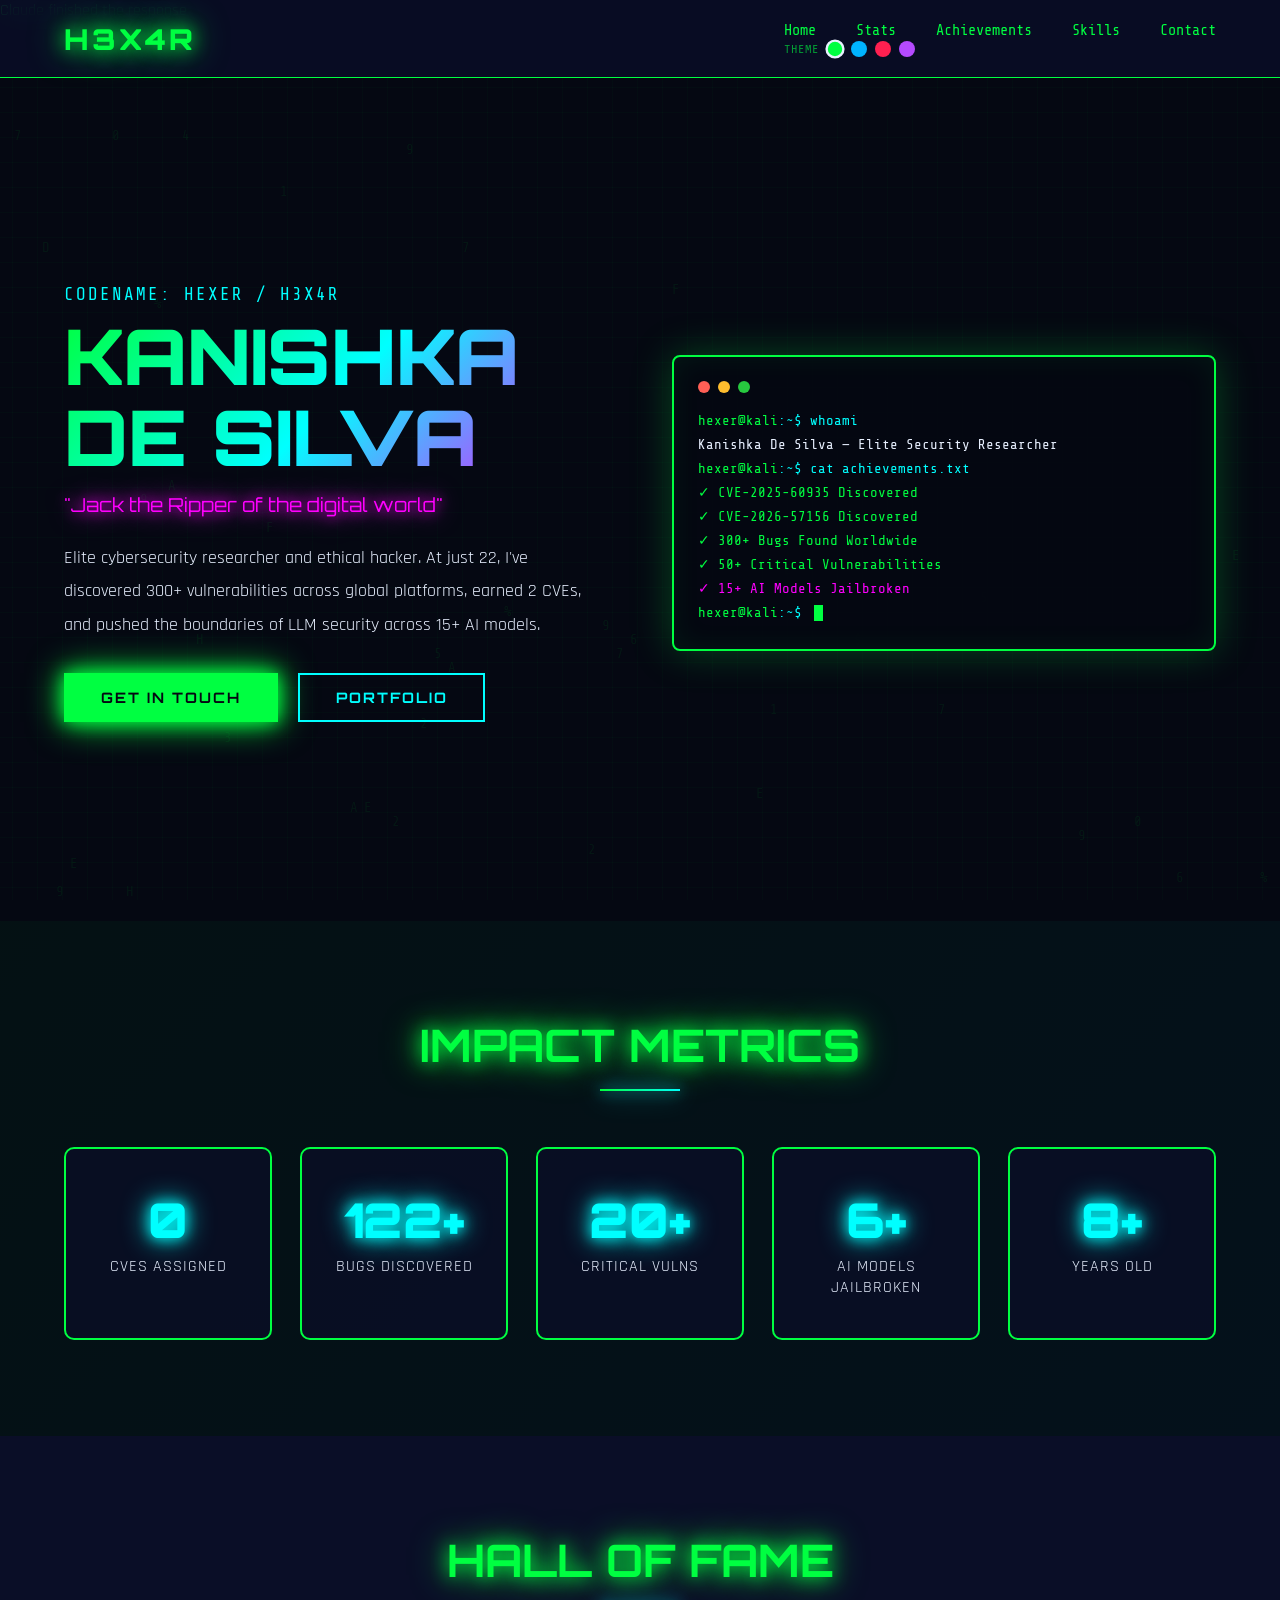
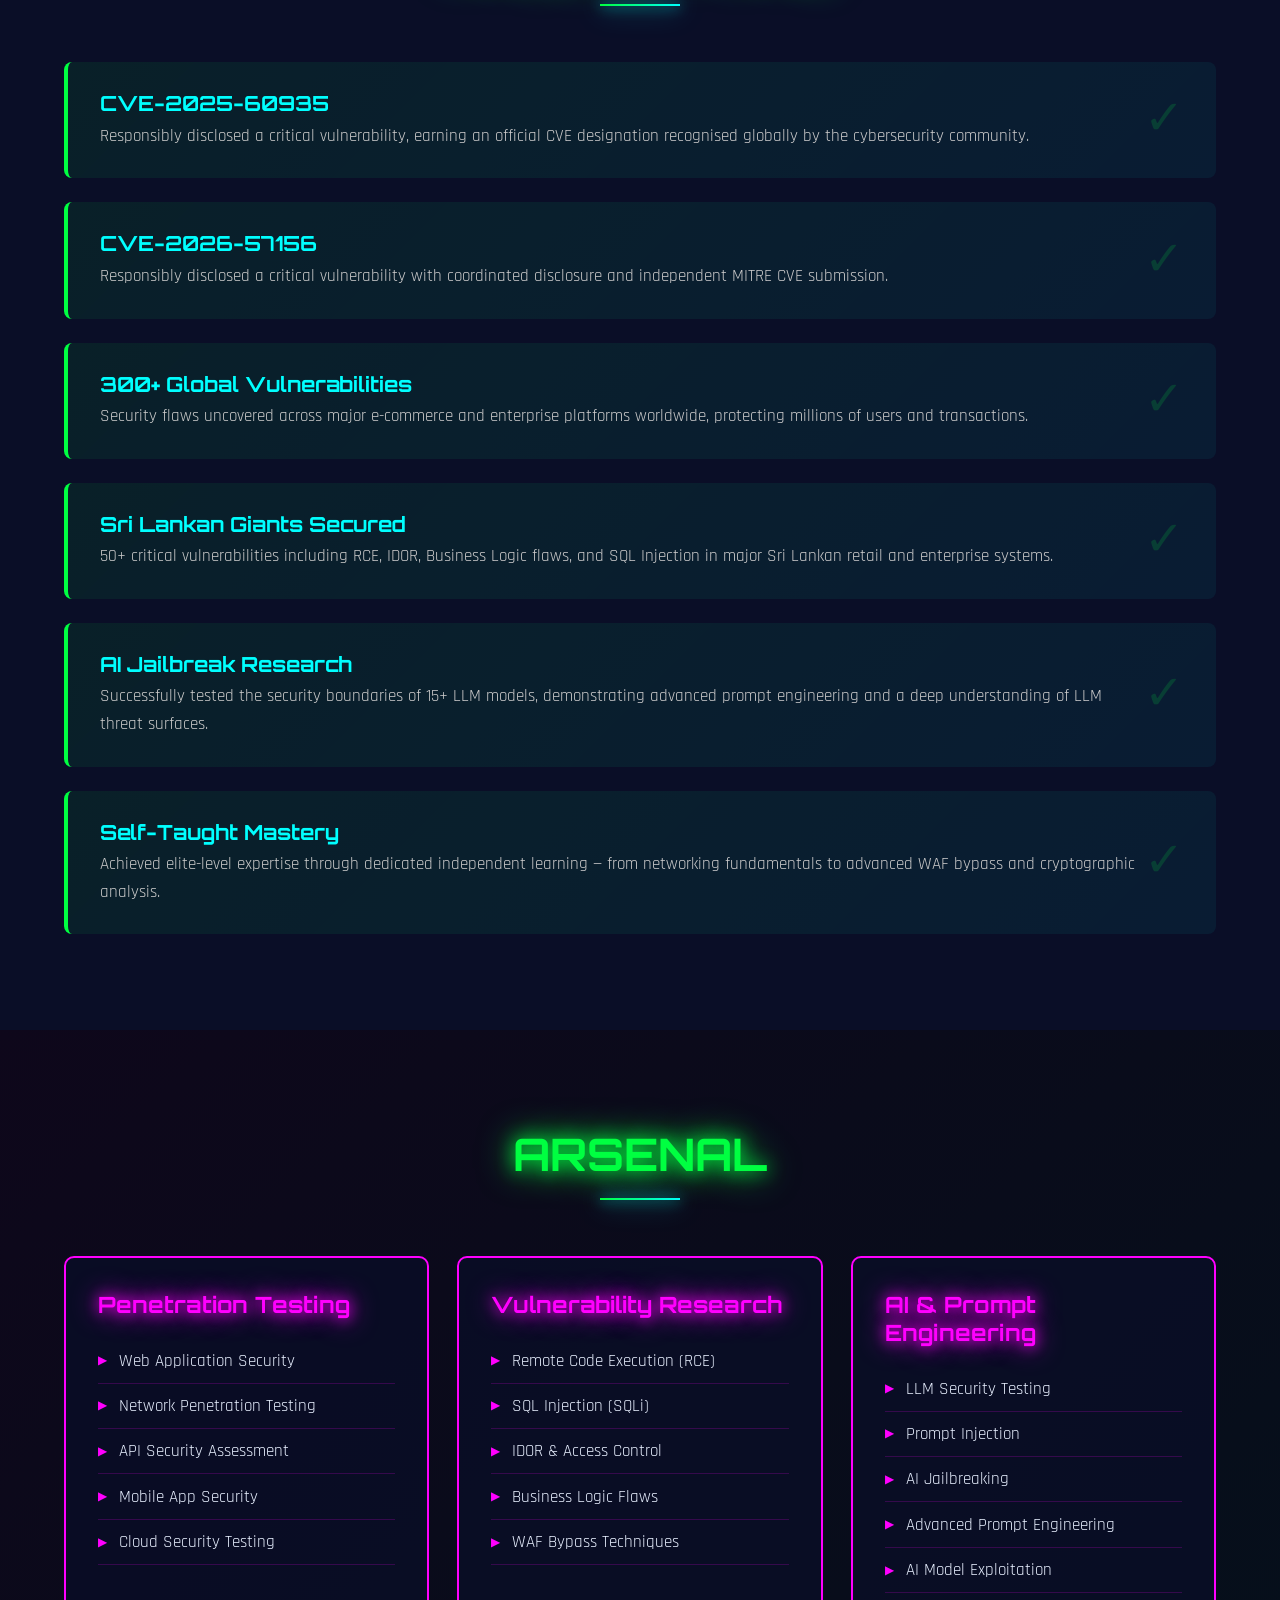
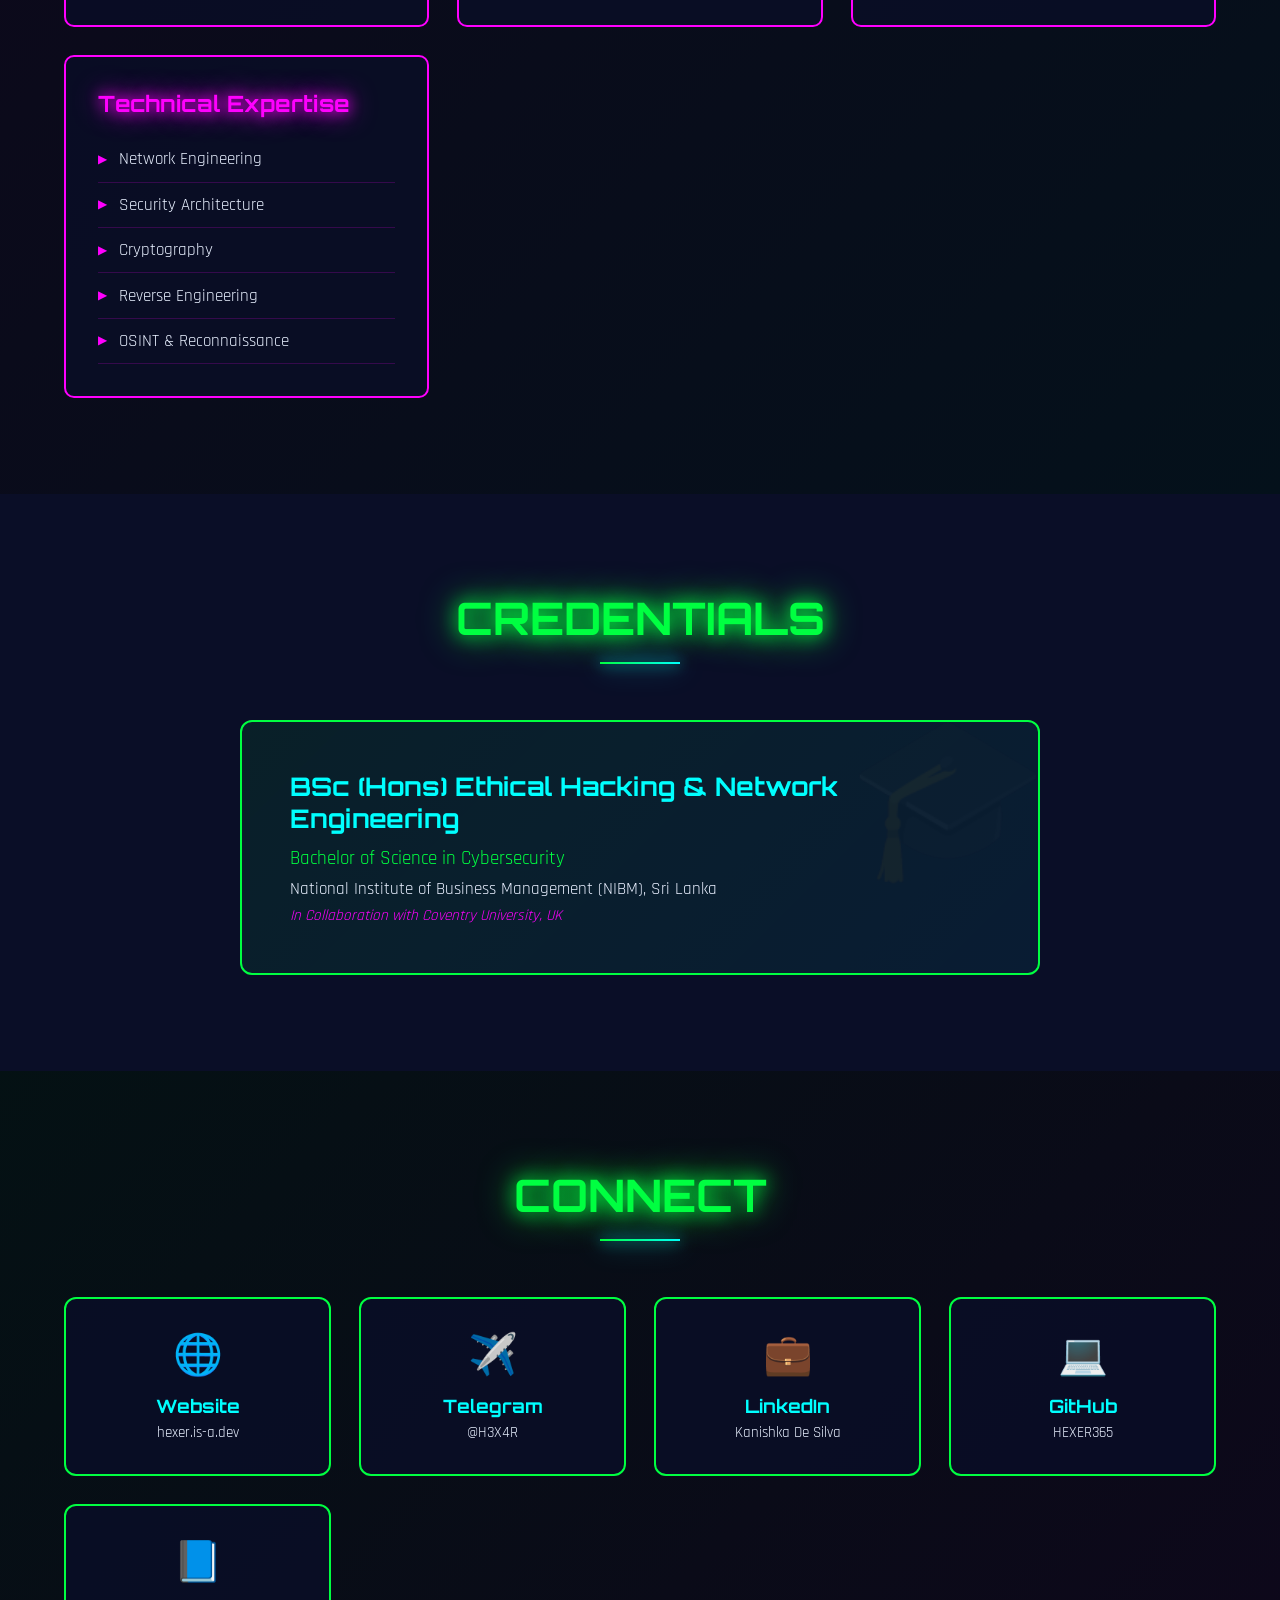
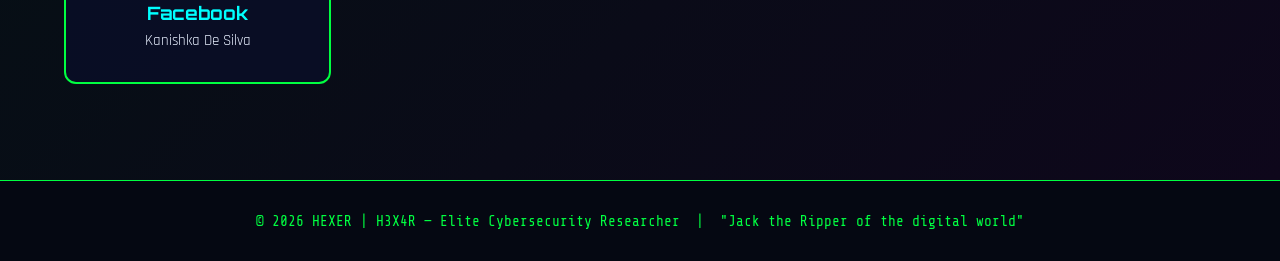
<file: index.html>
Claude finished the response

<!DOCTYPE html> <html lang="en"> <head> <meta charset="UTF-8"> <meta name="viewport" content="width=device-width, initial-scale=1.0"> <title>HEXER | H3X4R - Elite Cybersecurity Researcher</title> <link rel="preconnect" href="https://fonts.googleapis.com"> <link rel="precon

pasted


// DOM Content Loaded document.addEventListener('DOMContentLoaded', function() { // Initialize all functionality initNavigation(); initTypingAnimation(); initScrollAnimations(); initSkillBars(); initMatrixBackground(); initGlitchEffect(); initParallaxEffect()

pasted

debug and make it perfect ui changes and colour changers

11:33 AM

Reading frontend design skill
Reading frontend design skill
Let me analyze both files thoroughly first.


Check the uploads directory for any additional files
Check the uploads directory for any additional files
Good — the two files are in context. Let me now build the improved version. I'll merge the HTML and JS into one polished file, fix all bugs, and add a colour scheme switcher.


HEXER portfolio — debugged, polished, with theme switcher
HEXER portfolio — debugged, polished, with theme switcher

HEXER portfolio — debugged, polished, with theme switcher
hexer-portfolio.html
Done

You are out of free messages until 3:50 PM




Claude is AI and can make mistakes. Please double-check responses.


Hexer portfolio · HTML
<!DOCTYPE html>
<html lang="en" data-theme="green">
<head>
  <meta charset="UTF-8" />
  <meta name="viewport" content="width=device-width, initial-scale=1.0" />
  <title>HEXER | H3X4R — Elite Cybersecurity Researcher</title>
  <link rel="preconnect" href="https://fonts.googleapis.com" />
  <link rel="preconnect" href="https://fonts.gstatic.com" crossorigin />
  <link href="https://fonts.googleapis.com/css2?family=Orbitron:wght@400;600;700;900&family=Share+Tech+Mono&family=Rajdhani:wght@300;400;500;600;700&display=swap" rel="stylesheet" />
  <style>
    /* ─── THEME TOKENS ─────────────────────────────────────── */
    :root {
      --bg:      #050812;
      --bg2:     #0a0e27;
      --p:       #00ff41;
      --p-dim:   rgba(0,255,65,.08);
      --s:       #00ffff;
      --a:       #ff00ff;
      --white:   #e8f0ff;
      --glow-p:  0 0 18px var(--p), 0 0 36px var(--p);
      --glow-s:  0 0 14px var(--s), 0 0 28px var(--s);
      --glow-a:  0 0 14px var(--a), 0 0 28px var(--a);
      --trans:   0.3s ease;
    }
    [data-theme="blue"] {
      --p:  #00b4ff;
      --s:  #8b5cf6;
      --a:  #f97316;
      --glow-p: 0 0 18px var(--p), 0 0 36px var(--p);
      --glow-s: 0 0 14px var(--s), 0 0 28px var(--s);
      --glow-a: 0 0 14px var(--a), 0 0 28px var(--a);
    }
    [data-theme="red"] {
      --p:  #ff2050;
      --s:  #ff8c00;
      --a:  #ffffff;
      --glow-p: 0 0 18px var(--p), 0 0 36px var(--p);
      --glow-s: 0 0 14px var(--s), 0 0 28px var(--s);
      --glow-a: 0 0 14px var(--a), 0 0 28px var(--a);
    }
    [data-theme="purple"] {
      --p:  #b44aff;
      --s:  #00ffcc;
      --a:  #ffd700;
      --glow-p: 0 0 18px var(--p), 0 0 36px var(--p);
      --glow-s: 0 0 14px var(--s), 0 0 28px var(--s);
      --glow-a: 0 0 14px var(--a), 0 0 28px var(--a);
    }
 
    /* ─── RESET & BASE ─────────────────────────────────────── */
    *, *::before, *::after { margin:0; padding:0; box-sizing:border-box; }
 
    html { scroll-behavior: smooth; }
 
    body {
      font-family: 'Rajdhani', sans-serif;
      background: var(--bg);
      color: var(--p);
      overflow-x: hidden;
    }
 
    /* ─── SCROLLBAR ─────────────────────────────────────────── */
    ::-webkit-scrollbar { width: 8px; }
    ::-webkit-scrollbar-track { background: var(--bg); }
    ::-webkit-scrollbar-thumb { background: var(--p); border-radius: 4px; box-shadow: var(--glow-p); }
    ::-webkit-scrollbar-thumb:hover { background: var(--s); }
 
    /* ─── SCROLL PROGRESS ──────────────────────────────────── */
    #scroll-progress-bar {
      position: fixed; top:0; left:0; width:0%; height:3px;
      background: linear-gradient(90deg, var(--p), var(--s), var(--a));
      box-shadow: var(--glow-p);
      z-index: 9999;
      transition: width .08s linear;
    }
 
    /* ─── BACKGROUNDS ──────────────────────────────────────── */
    #matrix-canvas {
      position: fixed; inset:0; width:100%; height:100%;
      z-index: -2; opacity: .06; pointer-events:none;
    }
    .cyber-grid {
      position: fixed; inset:0; z-index:-1; pointer-events:none;
      background:
        linear-gradient(0deg, transparent 24%, rgba(0,255,65,.025) 25%, rgba(0,255,65,.025) 26%, transparent 27%,
                         transparent 74%, rgba(0,255,65,.025) 75%, rgba(0,255,65,.025) 76%, transparent 77%),
        linear-gradient(90deg, transparent 24%, rgba(0,255,65,.025) 25%, rgba(0,255,65,.025) 26%, transparent 27%,
                         transparent 74%, rgba(0,255,65,.025) 75%, rgba(0,255,65,.025) 76%, transparent 77%);
      background-size: 50px 50px;
    }
 
    /* ─── HEADER ────────────────────────────────────────────── */
    header {
      position: fixed; top:0; width:100%;
      padding: 1.25rem 5%;
      background: rgba(10,14,39,.85);
      backdrop-filter: blur(12px);
      border-bottom: 1px solid var(--p);
      z-index: 1000;
      animation: slideDown .7s ease-out;
    }
    @keyframes slideDown {
      from { transform: translateY(-100%); opacity:0; }
      to   { transform: translateY(0);     opacity:1; }
    }
    nav {
      display:flex; justify-content:space-between; align-items:center;
      max-width:1400px; margin:0 auto;
    }
    .logo {
      font-family:'Orbitron',sans-serif;
      font-size:1.8rem; font-weight:900;
      color: var(--p); text-shadow: var(--glow-p);
      letter-spacing: 3px;
      cursor: default;
      animation: glitch-logo 4s infinite;
    }
    @keyframes glitch-logo {
      0%,88%,100% { text-shadow:var(--glow-p); transform:skew(0); }
      90% { text-shadow: -2px 0 var(--a), 2px 0 var(--s); transform:skew(-1.5deg); }
      92% { text-shadow:  2px 0 var(--a),-2px 0 var(--s); transform:skew( 1.5deg); }
    }
    .nav-links {
      display:flex; gap:2.5rem; list-style:none;
      flex-wrap:wrap;
    }
    .nav-links a {
      font-family:'Share Tech Mono',monospace;
      color: var(--p); text-decoration:none;
      font-size:.95rem; transition: color var(--trans), text-shadow var(--trans);
      position:relative;
    }
    .nav-links a::before {
      content:'>'; position:absolute; left:-1.1rem;
      opacity:0; transition: opacity var(--trans), left var(--trans);
    }
    .nav-links a:hover { color:var(--s); text-shadow:var(--glow-s); }
    .nav-links a:hover::before { opacity:1; left:-.9rem; }
 
    /* ─── THEME SWITCHER ─────────────────────────────────────── */
    .theme-bar {
      display:flex; gap:.6rem; align-items:center;
    }
    .theme-label {
      font-family:'Share Tech Mono',monospace;
      font-size:.75rem; color:var(--p); opacity:.6;
      text-transform:uppercase; letter-spacing:1px;
    }
    .theme-dot {
      width:16px; height:16px; border-radius:50%;
      border: 2px solid transparent;
      cursor:pointer; transition: transform var(--trans), border-color var(--trans);
    }
    .theme-dot:hover  { transform:scale(1.3); }
    .theme-dot.active { border-color: var(--white); transform:scale(1.2); }
    .theme-dot[data-t="green"]  { background:#00ff41; }
    .theme-dot[data-t="blue"]   { background:#00b4ff; }
    .theme-dot[data-t="red"]    { background:#ff2050; }
    .theme-dot[data-t="purple"] { background:#b44aff; }
 
    /* ─── HERO ───────────────────────────────────────────────── */
    .hero {
      min-height:100vh;
      display:flex; align-items:center; justify-content:center;
      padding: 8rem 5% 4rem;
    }
    .hero-content {
      max-width:1400px; width:100%;
      display:grid; grid-template-columns:1fr 1fr;
      gap:4rem; align-items:center;
    }
    .codename {
      font-family:'Share Tech Mono',monospace;
      font-size:1.1rem; color:var(--s); letter-spacing:2px;
      margin-bottom:.75rem;
      animation: fadeUp .8s ease-out .2s both;
    }
    .hero-text h1 {
      font-family:'Orbitron',sans-serif;
      font-size:clamp(2.8rem,6vw,5.2rem); font-weight:900;
      line-height:1.05; margin-bottom:1rem;
      background:linear-gradient(135deg,var(--p),var(--s),var(--a));
      -webkit-background-clip:text; -webkit-text-fill-color:transparent;
      background-clip:text;
      animation: fadeUp .8s ease-out .35s both;
    }
    .motto {
      font-family:'Orbitron',sans-serif;
      font-size:1.2rem; color:var(--a);
      text-shadow:var(--glow-a);
      margin-bottom:1.5rem;
      animation: fadeUp .8s ease-out .5s both;
    }
    .hero-desc {
      font-size:1.15rem; line-height:1.8;
      color: var(--white); margin-bottom:2rem;
      animation: fadeUp .8s ease-out .65s both;
    }
    .cta-buttons {
      display:flex; gap:1.25rem; flex-wrap:wrap;
      animation: fadeUp .8s ease-out .8s both;
    }
    @keyframes fadeUp {
      from { opacity:0; transform:translateY(24px); }
      to   { opacity:1; transform:translateY(0); }
    }
 
    .btn {
      padding:.85rem 2.2rem;
      font-family:'Orbitron',sans-serif; font-size:.9rem;
      font-weight:700; text-decoration:none;
      border:2px solid; cursor:pointer;
      text-transform:uppercase; letter-spacing:2px;
      transition: all var(--trans);
      display:inline-block;
    }
    .btn-primary {
      color:var(--bg); background:var(--p); border-color:var(--p);
      box-shadow:var(--glow-p);
    }
    .btn-primary:hover {
      background:transparent; color:var(--p);
      box-shadow:0 0 40px var(--p),0 0 70px var(--p);
      transform:translateY(-3px);
    }
    .btn-secondary {
      color:var(--s); background:transparent; border-color:var(--s);
    }
    .btn-secondary:hover {
      background:var(--s); color:var(--bg);
      box-shadow:var(--glow-s); transform:translateY(-3px);
    }
 
    /* ─── TERMINAL ───────────────────────────────────────────── */
    .terminal-window {
      background:rgba(5,8,18,.92);
      border:2px solid var(--p); border-radius:8px;
      padding:1.5rem;
      box-shadow:0 0 40px rgba(0,255,65,.25), inset 0 0 30px rgba(0,255,65,.07);
      animation: fadeUp .8s ease-out 1s both;
    }
    .terminal-header {
      display:flex; gap:.5rem; margin-bottom:1rem;
    }
    .terminal-btn { width:12px; height:12px; border-radius:50%; }
    .t-red    { background:#ff5f56; }
    .t-yellow { background:#ffbd2e; }
    .t-green  { background:#27c93f; }
 
    .terminal-content {
      font-family:'Share Tech Mono',monospace;
      font-size:.88rem; line-height:1.7;
    }
    .t-line { opacity:0; animation: slideIn .15s ease-out forwards; }
    .t-line:nth-child(1)  { animation-delay:1.2s; }
    .t-line:nth-child(2)  { animation-delay:1.5s; }
    .t-line:nth-child(3)  { animation-delay:1.8s; }
    .t-line:nth-child(4)  { animation-delay:2.1s; }
    .t-line:nth-child(5)  { animation-delay:2.4s; }
    .t-line:nth-child(6)  { animation-delay:2.7s; }
    .t-line:nth-child(7)  { animation-delay:3.0s; }
    .t-line:nth-child(8)  { animation-delay:3.3s; }
    .t-line:nth-child(9)  { animation-delay:3.6s; }
    .t-line:nth-child(10) { animation-delay:3.9s; }
    @keyframes slideIn {
      from { opacity:0; transform:translateX(-8px); }
      to   { opacity:1; transform:translateX(0); }
    }
 
    .t-prompt  { color:var(--p); }
    .t-cmd     { color:var(--s); }
    .t-out     { color:var(--white); }
    .t-ok      { color:var(--p); }
    .t-warn    { color:var(--a); }
    .cursor {
      display:inline-block; width:9px; height:16px;
      background:var(--p); margin-left:4px; vertical-align:middle;
      animation: blink 1s step-end infinite;
    }
    @keyframes blink { 50% { opacity:0; } }
 
    /* ─── SECTIONS SHARED ────────────────────────────────────── */
    section { padding:6rem 5%; }
    .section-inner { max-width:1400px; margin:0 auto; }
 
    .section-title {
      font-family:'Orbitron',sans-serif;
      font-size:clamp(1.8rem,4vw,2.8rem); font-weight:700;
      text-align:center; margin-bottom:3.5rem;
      color:var(--p); text-shadow:var(--glow-p);
      position:relative;
    }
    .section-title::after {
      content:''; display:block; width:80px; height:2px;
      background:linear-gradient(90deg,var(--p),var(--s));
      margin:1rem auto 0;
      box-shadow:var(--glow-s);
    }
 
    /* ─── STATS ──────────────────────────────────────────────── */
    .stats { background:linear-gradient(135deg,rgba(0,255,65,.04),rgba(0,255,255,.04)); }
    .stats-grid {
      display:grid;
      grid-template-columns:repeat(auto-fit,minmax(200px,1fr));
      gap:1.75rem;
    }
    .stat-card {
      background:rgba(10,14,39,.75);
      border:2px solid var(--p);
      border-radius:10px; padding:2.5rem 1.5rem;
      text-align:center;
      transition: transform var(--trans), box-shadow var(--trans), border-color var(--trans);
      cursor:default;
    }
    .stat-card:hover {
      transform:translateY(-10px);
      box-shadow:0 0 40px rgba(0,255,65,.4);
      border-color:var(--s);
    }
    .stat-number {
      font-family:'Orbitron',sans-serif;
      font-size:3rem; font-weight:900;
      color:var(--s); text-shadow:var(--glow-s);
      margin-bottom:.4rem;
    }
    .stat-label {
      font-size:1rem; color:var(--white);
      text-transform:uppercase; letter-spacing:1px;
    }
 
    /* ─── ACHIEVEMENTS ───────────────────────────────────────── */
    .achievements { background:var(--bg2); }
    .achievements-grid { display:grid; gap:1.5rem; }
    .ach-card {
      background:linear-gradient(135deg,rgba(0,255,65,.08),rgba(0,255,255,.06));
      border-left:4px solid var(--p);
      padding:1.75rem 5rem 1.75rem 2rem;
      border-radius:8px;
      position:relative; overflow:hidden;
      transition: transform var(--trans), box-shadow var(--trans), background var(--trans);
    }
    .ach-card::after {
      content:'✓';
      position:absolute; right:2rem; top:50%; transform:translateY(-50%);
      font-size:3rem; color:var(--p); opacity:.15;
      transition: opacity var(--trans), transform var(--trans);
    }
    .ach-card:hover {
      transform:translateX(8px);
      background:linear-gradient(135deg,rgba(0,255,65,.14),rgba(0,255,255,.1));
      box-shadow:-10px 0 30px rgba(0,255,65,.25);
    }
    .ach-card:hover::after { opacity:.45; transform:translateY(-50%) scale(1.15); }
    .ach-title {
      font-family:'Orbitron',sans-serif;
      font-size:1.3rem; color:var(--s); margin-bottom:.4rem;
    }
    .ach-desc { font-size:1.05rem; color:#ccc; line-height:1.65; }
 
    /* ─── SKILLS ─────────────────────────────────────────────── */
    .skills {
      background:linear-gradient(135deg,rgba(255,0,255,.04),rgba(0,255,255,.04));
    }
    .skills-grid {
      display:grid;
      grid-template-columns:repeat(auto-fit,minmax(270px,1fr));
      gap:1.75rem;
    }
    .skill-cat {
      background:rgba(10,14,39,.85);
      border:2px solid var(--a); border-radius:10px;
      padding:2rem;
      transition: transform var(--trans), box-shadow var(--trans);
    }
    .skill-cat:hover { transform:scale(1.04); box-shadow:0 0 40px rgba(255,0,255,.35); }
    .skill-cat h3 {
      font-family:'Orbitron',sans-serif;
      font-size:1.4rem; color:var(--a);
      text-shadow:var(--glow-a); margin-bottom:1.25rem;
    }
    .skill-list { list-style:none; }
    .skill-item {
      padding:.7rem 0;
      border-bottom:1px solid rgba(255,0,255,.18);
      color:var(--white); font-size:1.05rem;
      display:flex; align-items:center; gap:.75rem;
      transition: padding-left var(--trans), color var(--trans);
    }
    .skill-item::before { content:'▶'; color:var(--a); font-size:.75rem; flex-shrink:0; }
    .skill-item:hover { padding-left:.75rem; color:var(--a); }
 
    /* ─── EDUCATION ──────────────────────────────────────────── */
    .education { background:var(--bg2); }
    .edu-card {
      background:linear-gradient(135deg,rgba(0,255,65,.08),rgba(0,255,255,.06));
      border:2px solid var(--p); border-radius:12px;
      padding:3rem; max-width:800px; margin:0 auto;
      position:relative; overflow:hidden;
    }
    .edu-card::before {
      content:'🎓';
      position:absolute; right:-10px; top:-20px;
      font-size:10rem; opacity:.05; pointer-events:none;
    }
    .edu-card h3 {
      font-family:'Orbitron',sans-serif;
      font-size:1.6rem; color:var(--s); margin-bottom:.75rem;
    }
    .edu-degree    { font-size:1.2rem; color:var(--p); margin-bottom:.4rem; }
    .edu-inst      { font-size:1.05rem; color:var(--white); margin-bottom:.4rem; }
    .edu-collab    { font-size:.95rem; color:var(--a); font-style:italic; }
 
    /* ─── CONTACT ────────────────────────────────────────────── */
    .contact {
      background:linear-gradient(135deg,rgba(0,255,65,.04),rgba(255,0,255,.04));
    }
    .contact-grid {
      display:grid;
      grid-template-columns:repeat(auto-fit,minmax(220px,1fr));
      gap:1.75rem; margin-top:1rem;
    }
    .contact-card {
      background:rgba(10,14,39,.85);
      border:2px solid var(--p); border-radius:12px;
      padding:2rem; text-align:center;
      text-decoration:none; display:block;
      transition: transform var(--trans), box-shadow var(--trans), border-color var(--trans);
    }
    .contact-card:hover {
      transform:translateY(-10px) scale(1.04);
      box-shadow:0 0 50px rgba(0,255,65,.4);
      border-color:var(--s);
    }
    .contact-icon  { font-size:2.5rem; margin-bottom:.75rem; }
    .contact-card h3 {
      font-family:'Orbitron',sans-serif;
      font-size:1.15rem; color:var(--s); margin-bottom:.4rem;
    }
    .contact-card p { color:var(--white); font-size:.95rem; }
 
    /* ─── FOOTER ─────────────────────────────────────────────── */
    footer {
      background:var(--bg);
      border-top:1px solid var(--p);
      padding:2rem 5%; text-align:center;
    }
    .footer-text {
      font-family:'Share Tech Mono',monospace;
      color:var(--p); font-size:.9rem;
    }
 
    /* ─── PARTICLES ──────────────────────────────────────────── */
    .particle {
      position:fixed; width:4px; height:4px;
      background:var(--p); border-radius:50%;
      pointer-events:none; z-index:9997;
      box-shadow:0 0 8px var(--p);
    }
 
    /* ─── MOBILE NAV TOGGLE ──────────────────────────────────── */
    .nav-toggle {
      display:none; flex-direction:column;
      gap:5px; cursor:pointer; padding:4px;
      background:transparent; border:none;
    }
    .nav-toggle span {
      display:block; width:24px; height:2px;
      background:var(--p); transition: all var(--trans);
    }
    .nav-toggle.open span:nth-child(1) { transform:rotate(45deg) translate(5px,5px); }
    .nav-toggle.open span:nth-child(2) { opacity:0; }
    .nav-toggle.open span:nth-child(3) { transform:rotate(-45deg) translate(5px,-5px); }
 
    /* ─── RESPONSIVE ─────────────────────────────────────────── */
    @media(max-width:968px) {
      .hero-content { grid-template-columns:1fr; text-align:center; }
      .cta-buttons  { justify-content:center; }
    }
    @media(max-width:768px) {
      .nav-toggle { display:flex; }
      .nav-right   { display:flex; flex-direction:column; align-items:flex-end; gap:.75rem; }
      .nav-links {
        display:none; flex-direction:column; gap:1rem;
        position:absolute; top:100%; left:0; width:100%;
        background:rgba(10,14,39,.97); padding:1.5rem 5%;
        border-bottom:1px solid var(--p);
      }
      .nav-links.open { display:flex; }
    }
 
    /* ─── REDUCED MOTION ─────────────────────────────────────── */
    @media(prefers-reduced-motion:reduce) {
      *, *::before, *::after { animation-duration:.01ms !important; transition-duration:.01ms !important; }
    }
  </style>
</head>
<body>
  <div id="scroll-progress-bar"></div>
  <canvas id="matrix-canvas"></canvas>
  <div class="cyber-grid"></div>
 
  <!-- HEADER -->
  <header>
    <nav>
      <div class="logo">H3X4R</div>
      <div class="nav-right">
        <ul class="nav-links" id="nav-links">
          <li><a href="#home">Home</a></li>
          <li><a href="#stats">Stats</a></li>
          <li><a href="#achievements">Achievements</a></li>
          <li><a href="#skills">Skills</a></li>
          <li><a href="#contact">Contact</a></li>
        </ul>
        <div class="theme-bar" style="display:flex;gap:.5rem;align-items:center;">
          <span class="theme-label">Theme</span>
          <button class="theme-dot active" data-t="green"  aria-label="Green theme" title="Green"></button>
          <button class="theme-dot"        data-t="blue"   aria-label="Blue theme"  title="Blue"></button>
          <button class="theme-dot"        data-t="red"    aria-label="Red theme"   title="Red"></button>
          <button class="theme-dot"        data-t="purple" aria-label="Purple theme" title="Purple"></button>
        </div>
        <button class="nav-toggle" id="nav-toggle" aria-label="Toggle navigation">
          <span></span><span></span><span></span>
        </button>
      </div>
    </nav>
  </header>
 
  <!-- HERO -->
  <section class="hero" id="home">
    <div class="hero-content">
      <div class="hero-text">
        <p class="codename">CODENAME: HEXER / H3X4R</p>
        <h1>KANISHKA<br>DE SILVA</h1>
        <p class="motto">"Jack the Ripper of the digital world"</p>
        <p class="hero-desc">
          Elite cybersecurity researcher and ethical hacker. At just 22, I've discovered 300+ vulnerabilities across
          global platforms, earned 2 CVEs, and pushed the boundaries of LLM security across 15+ AI models.
        </p>
        <div class="cta-buttons">
          <a href="#contact" class="btn btn-primary">Get in Touch</a>
          <a href="https://hexer.is-a.dev/" target="_blank" rel="noopener" class="btn btn-secondary">Portfolio</a>
        </div>
      </div>
      <div class="hero-visual">
        <div class="terminal-window">
          <div class="terminal-header">
            <span class="terminal-btn t-red"></span>
            <span class="terminal-btn t-yellow"></span>
            <span class="terminal-btn t-green"></span>
          </div>
          <div class="terminal-content" id="terminal-body">
            <div class="t-line"><span class="t-prompt">hexer@kali</span><span class="t-cmd">:~$ whoami</span></div>
            <div class="t-line"><span class="t-out">Kanishka De Silva — Elite Security Researcher</span></div>
            <div class="t-line"><span class="t-prompt">hexer@kali</span><span class="t-cmd">:~$ cat achievements.txt</span></div>
            <div class="t-line"><span class="t-ok">✓ CVE-2025-60935 Discovered</span></div>
            <div class="t-line"><span class="t-ok">✓ CVE-2026-57156 Discovered</span></div>
            <div class="t-line"><span class="t-ok">✓ 300+ Bugs Found Worldwide</span></div>
            <div class="t-line"><span class="t-ok">✓ 50+ Critical Vulnerabilities</span></div>
            <div class="t-line"><span class="t-warn">✓ 15+ AI Models Jailbroken</span></div>
            <div class="t-line"><span class="t-prompt">hexer@kali</span><span class="t-cmd">:~$ <span class="cursor"></span></span></div>
          </div>
        </div>
      </div>
    </div>
  </section>
 
  <!-- STATS -->
  <section class="stats" id="stats">
    <div class="section-inner">
      <h2 class="section-title">IMPACT METRICS</h2>
      <div class="stats-grid">
        <div class="stat-card"><div class="stat-number" data-target="2">0</div><div class="stat-label">CVEs Assigned</div></div>
        <div class="stat-card"><div class="stat-number" data-target="300">0</div><div class="stat-label">Bugs Discovered</div></div>
        <div class="stat-card"><div class="stat-number" data-target="50">0</div><div class="stat-label">Critical Vulns</div></div>
        <div class="stat-card"><div class="stat-number" data-target="15">0</div><div class="stat-label">AI Models Jailbroken</div></div>
        <div class="stat-card"><div class="stat-number" data-target="22">0</div><div class="stat-label">Years Old</div></div>
      </div>
    </div>
  </section>
 
  <!-- ACHIEVEMENTS -->
  <section class="achievements" id="achievements">
    <div class="section-inner">
      <h2 class="section-title">HALL OF FAME</h2>
      <div class="achievements-grid">
        <div class="ach-card">
          <h3 class="ach-title">CVE-2025-60935</h3>
          <p class="ach-desc">Responsibly disclosed a critical vulnerability, earning an official CVE designation recognised globally by the cybersecurity community.</p>
        </div>
        <div class="ach-card">
          <h3 class="ach-title">CVE-2026-57156</h3>
          <p class="ach-desc">Responsibly disclosed a critical vulnerability with coordinated disclosure and independent MITRE CVE submission.</p>
        </div>
        <div class="ach-card">
          <h3 class="ach-title">300+ Global Vulnerabilities</h3>
          <p class="ach-desc">Security flaws uncovered across major e-commerce and enterprise platforms worldwide, protecting millions of users and transactions.</p>
        </div>
        <div class="ach-card">
          <h3 class="ach-title">Sri Lankan Giants Secured</h3>
          <p class="ach-desc">50+ critical vulnerabilities including RCE, IDOR, Business Logic flaws, and SQL Injection in major Sri Lankan retail and enterprise systems.</p>
        </div>
        <div class="ach-card">
          <h3 class="ach-title">AI Jailbreak Research</h3>
          <p class="ach-desc">Successfully tested the security boundaries of 15+ LLM models, demonstrating advanced prompt engineering and a deep understanding of LLM threat surfaces.</p>
        </div>
        <div class="ach-card">
          <h3 class="ach-title">Self-Taught Mastery</h3>
          <p class="ach-desc">Achieved elite-level expertise through dedicated independent learning — from networking fundamentals to advanced WAF bypass and cryptographic analysis.</p>
        </div>
      </div>
    </div>
  </section>
 
  <!-- SKILLS -->
  <section class="skills" id="skills">
    <div class="section-inner">
      <h2 class="section-title">ARSENAL</h2>
      <div class="skills-grid">
        <div class="skill-cat">
          <h3>Penetration Testing</h3>
          <ul class="skill-list">
            <li class="skill-item">Web Application Security</li>
            <li class="skill-item">Network Penetration Testing</li>
            <li class="skill-item">API Security Assessment</li>
            <li class="skill-item">Mobile App Security</li>
            <li class="skill-item">Cloud Security Testing</li>
          </ul>
        </div>
        <div class="skill-cat">
          <h3>Vulnerability Research</h3>
          <ul class="skill-list">
            <li class="skill-item">Remote Code Execution (RCE)</li>
            <li class="skill-item">SQL Injection (SQLi)</li>
            <li class="skill-item">IDOR &amp; Access Control</li>
            <li class="skill-item">Business Logic Flaws</li>
            <li class="skill-item">WAF Bypass Techniques</li>
          </ul>
        </div>
        <div class="skill-cat">
          <h3>AI &amp; Prompt Engineering</h3>
          <ul class="skill-list">
            <li class="skill-item">LLM Security Testing</li>
            <li class="skill-item">Prompt Injection</li>
            <li class="skill-item">AI Jailbreaking</li>
            <li class="skill-item">Advanced Prompt Engineering</li>
            <li class="skill-item">AI Model Exploitation</li>
          </ul>
        </div>
        <div class="skill-cat">
          <h3>Technical Expertise</h3>
          <ul class="skill-list">
            <li class="skill-item">Network Engineering</li>
            <li class="skill-item">Security Architecture</li>
            <li class="skill-item">Cryptography</li>
            <li class="skill-item">Reverse Engineering</li>
            <li class="skill-item">OSINT &amp; Reconnaissance</li>
          </ul>
        </div>
      </div>
    </div>
  </section>
 
  <!-- EDUCATION -->
  <section class="education" id="education">
    <div class="section-inner">
      <h2 class="section-title">CREDENTIALS</h2>
      <div class="edu-card">
        <h3>BSc (Hons) Ethical Hacking &amp; Network Engineering</h3>
        <p class="edu-degree">Bachelor of Science in Cybersecurity</p>
        <p class="edu-inst">National Institute of Business Management (NIBM), Sri Lanka</p>
        <p class="edu-collab">In Collaboration with Coventry University, UK</p>
      </div>
    </div>
  </section>
 
  <!-- CONTACT -->
  <section class="contact" id="contact">
    <div class="section-inner">
      <h2 class="section-title">CONNECT</h2>
      <div class="contact-grid">
        <a href="https://hexer.is-a.dev/"                                   target="_blank" rel="noopener" class="contact-card"><div class="contact-icon">🌐</div><h3>Website</h3><p>hexer.is-a.dev</p></a>
        <a href="https://t.me/H3X4R"                                        target="_blank" rel="noopener" class="contact-card"><div class="contact-icon">✈️</div><h3>Telegram</h3><p>@H3X4R</p></a>
        <a href="https://www.linkedin.com/in/kanishka-de-silva-64a450374/"  target="_blank" rel="noopener" class="contact-card"><div class="contact-icon">💼</div><h3>LinkedIn</h3><p>Kanishka De Silva</p></a>
        <a href="https://github.com/HEXER365"                               target="_blank" rel="noopener" class="contact-card"><div class="contact-icon">💻</div><h3>GitHub</h3><p>HEXER365</p></a>
        <a href="https://www.facebook.com/kanishka.desilva.7777"            target="_blank" rel="noopener" class="contact-card"><div class="contact-icon">📘</div><h3>Facebook</h3><p>Kanishka De Silva</p></a>
      </div>
    </div>
  </section>
 
  <!-- FOOTER -->
  <footer>
    <p class="footer-text">© 2026 HEXER | H3X4R — Elite Cybersecurity Researcher &nbsp;|&nbsp; "Jack the Ripper of the digital world"</p>
  </footer>
 
  <!-- ─── SCRIPTS ─────────────────────────────────────────────── -->
  <script>
  (() => {
    'use strict';
 
    // ── Matrix rain ───────────────────────────────────────────
    const canvas = document.getElementById('matrix-canvas');
    const ctx    = canvas.getContext('2d');
    const CHARS  = 'HEXER0123456789ABCDEF@#$%&*';
    let drops    = [];
    const FS     = 14;
 
    function resizeCanvas() {
      canvas.width  = window.innerWidth;
      canvas.height = window.innerHeight;
      const cols = Math.floor(canvas.width / FS);
      if (drops.length !== cols) drops = Array.from({length: cols}, () => Math.random() * canvas.height / FS | 0);
    }
 
    function drawMatrix() {
      ctx.fillStyle = 'rgba(5,8,18,.06)';
      ctx.fillRect(0, 0, canvas.width, canvas.height);
      ctx.fillStyle = getComputedStyle(document.documentElement).getPropertyValue('--p').trim() || '#00ff41';
      ctx.font = FS + 'px "Share Tech Mono", monospace';
      for (let i = 0; i < drops.length; i++) {
        ctx.fillText(CHARS[Math.random() * CHARS.length | 0], i * FS, drops[i] * FS);
        if (drops[i] * FS > canvas.height && Math.random() > .975) drops[i] = 0;
        drops[i]++;
      }
    }
 
    resizeCanvas();
    window.addEventListener('resize', resizeCanvas);
    setInterval(drawMatrix, 55);
 
    // ── Scroll progress ───────────────────────────────────────
    const bar = document.getElementById('scroll-progress-bar');
    window.addEventListener('scroll', () => {
      const max = document.documentElement.scrollHeight - window.innerHeight;
      bar.style.width = (window.scrollY / max * 100).toFixed(2) + '%';
    }, { passive: true });
 
    // ── Counter animation ─────────────────────────────────────
    const counters = document.querySelectorAll('.stat-number');
    const counterObs = new IntersectionObserver((entries) => {
      entries.forEach(e => {
        if (!e.isIntersecting) return;
        const el  = e.target;
        const end = +el.dataset.target;
        const dur = 1800;
        const step = end / (dur / 16);
        let cur = 0;
        const tick = () => {
          cur += step;
          if (cur < end) {
            el.textContent = Math.floor(cur) + (end > 10 ? '+' : '');
            requestAnimationFrame(tick);
          } else {
            el.textContent = end + (end > 10 ? '+' : '');
          }
        };
        tick();
        counterObs.unobserve(el);
      });
    }, { threshold: 0.5 });
    counters.forEach(c => counterObs.observe(c));
 
    // ── Theme switcher ─────────────────────────────────────────
    document.querySelectorAll('.theme-dot').forEach(dot => {
      dot.addEventListener('click', () => {
        const t = dot.dataset.t;
        document.documentElement.setAttribute('data-theme', t);
        document.querySelectorAll('.theme-dot').forEach(d => d.classList.toggle('active', d.dataset.t === t));
        // Persist
        try { localStorage.setItem('h3x4r-theme', t); } catch {}
      });
    });
    // Restore saved theme
    try {
      const saved = localStorage.getItem('h3x4r-theme');
      if (saved) {
        document.documentElement.setAttribute('data-theme', saved);
        document.querySelectorAll('.theme-dot').forEach(d => d.classList.toggle('active', d.dataset.t === saved));
      }
    } catch {}
 
    // ── Mobile nav toggle ─────────────────────────────────────
    const navToggle = document.getElementById('nav-toggle');
    const navLinks  = document.getElementById('nav-links');
    navToggle.addEventListener('click', () => {
      const open = navLinks.classList.toggle('open');
      navToggle.classList.toggle('open', open);
      navToggle.setAttribute('aria-expanded', open);
    });
    navLinks.querySelectorAll('a').forEach(a => {
      a.addEventListener('click', () => {
        navLinks.classList.remove('open');
        navToggle.classList.remove('open');
        navToggle.setAttribute('aria-expanded', 'false');
      });
    });
 
    // ── Smooth scroll for nav links ───────────────────────────
    document.querySelectorAll('a[href^="#"]').forEach(a => {
      a.addEventListener('click', e => {
        const target = document.querySelector(a.getAttribute('href'));
        if (target) {
          e.preventDefault();
          const offset = document.querySelector('header').offsetHeight;
          window.scrollTo({ top: target.offsetTop - offset, behavior: 'smooth' });
        }
      });
    });
 
    // ── Mouse particles ───────────────────────────────────────
    let ptTimeout;
    document.addEventListener('mousemove', e => {
      clearTimeout(ptTimeout);
      ptTimeout = setTimeout(() => {
        if (Math.random() > .72) {
          const p = document.createElement('div');
          p.className = 'particle';
          p.style.left = e.clientX + 'px';
          p.style.top  = e.clientY + 'px';
          document.body.appendChild(p);
          const rx = (Math.random() - .5) * 80;
          const ry = (Math.random() - .5) * 80;
          p.animate([
            { transform:'translate(0,0) scale(1)', opacity:.6 },
            { transform:`translate(${rx}px,${ry}px) scale(0)`, opacity:0 }
          ], { duration:900, easing:'ease-out' }).onfinish = () => p.remove();
        }
      }, 8);
    }, { passive: true });
 
    // ── Card 3-D tilt ─────────────────────────────────────────
    document.querySelectorAll('.stat-card,.ach-card,.skill-cat,.contact-card').forEach(card => {
      card.addEventListener('mousemove', e => {
        const r    = card.getBoundingClientRect();
        const xPct = (e.clientX - r.left) / r.width  - .5;
        const yPct = (e.clientY - r.top)  / r.height - .5;
        card.style.transform = `perspective(900px) rotateX(${-yPct * 10}deg) rotateY(${xPct * 10}deg) translateY(-8px)`;
      });
      card.addEventListener('mouseleave', () => { card.style.transform = ''; });
    });
 
    // ── Console easter egg ────────────────────────────────────
    console.log('%c\n██╗  ██╗██████╗ ██╗  ██╗██╗  ██╗██████╗ \n██║  ██║╚════██╗╚██╗██╔╝██║  ██║██╔══██╗\n███████║ █████╔╝ ╚███╔╝ ███████║██████╔╝\n██╔══██║ ╚═══██╗ ██╔██╗ ╚════██║██╔══██╗\n██║  ██║██████╔╝██╔╝ ██╗     ██║██║  ██║\n╚═╝  ╚═╝╚═════╝ ╚═╝  ╚═╝     ╚═╝╚═╝  ╚═╝\n\n  Welcome — hack ethically. 🔒\n', 'color:#00ff41;font-family:monospace;font-size:12px;');
 
    // ── Konami code easter egg ────────────────────────────────
    const KK = ['ArrowUp','ArrowUp','ArrowDown','ArrowDown','ArrowLeft','ArrowRight','ArrowLeft','ArrowRight','KeyB','KeyA'];
    let ki = 0;
    document.addEventListener('keydown', e => {
      ki = e.code === KK[ki] ? ki + 1 : (e.code === KK[0] ? 1 : 0);
      if (ki === KK.length) {
        document.body.style.filter = 'hue-rotate(180deg)';
        setTimeout(() => { document.body.style.filter = ''; }, 3000);
        ki = 0;
      }
    });
 
    // ── Keyboard shortcuts ────────────────────────────────────
    document.addEventListener('keydown', e => {
      if (e.ctrlKey && e.shiftKey && e.key === 'H') { e.preventDefault(); document.querySelector('#home').scrollIntoView({behavior:'smooth'}); }
      if (e.ctrlKey && e.shiftKey && e.key === 'C') { e.preventDefault(); document.querySelector('#contact').scrollIntoView({behavior:'smooth'}); }
      if (e.key === 'Escape') { navLinks.classList.remove('open'); navToggle.classList.remove('open'); }
    });
 
  })();
  </script>
</body>
</html>
</file>
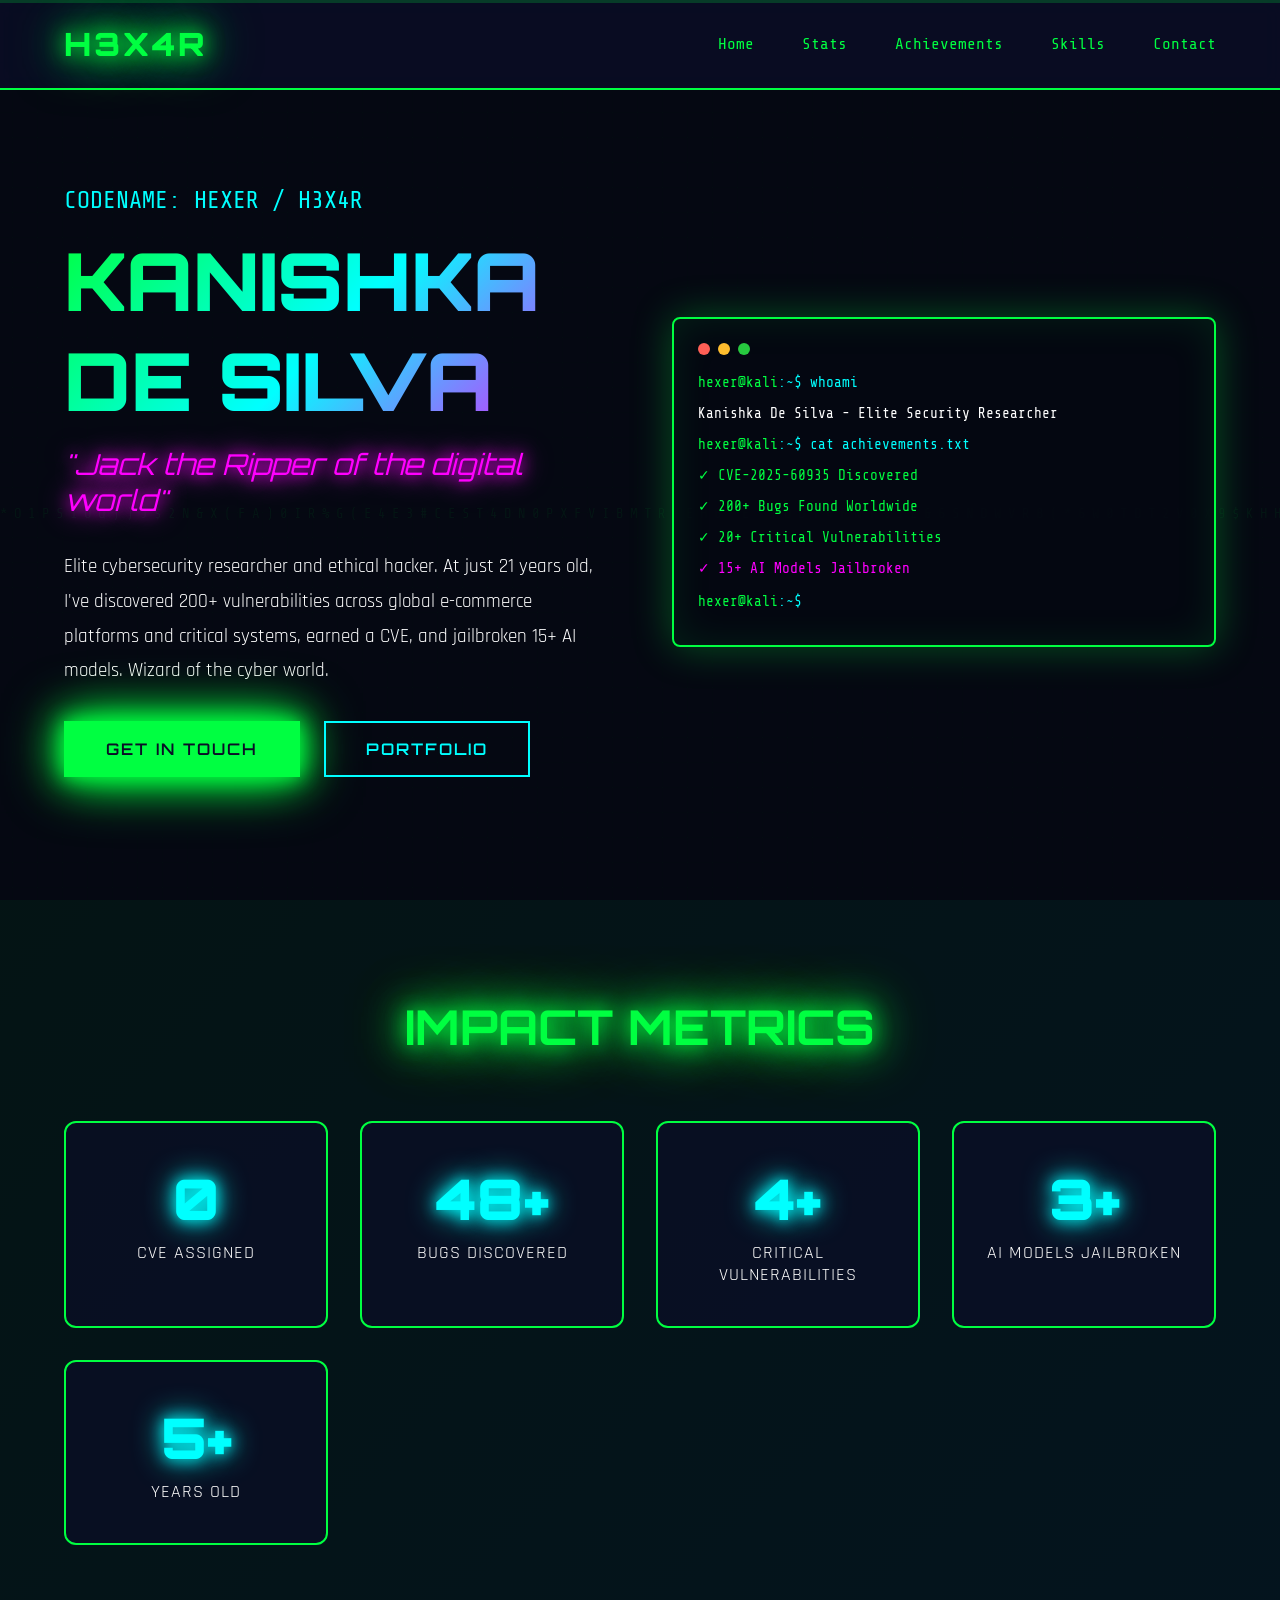
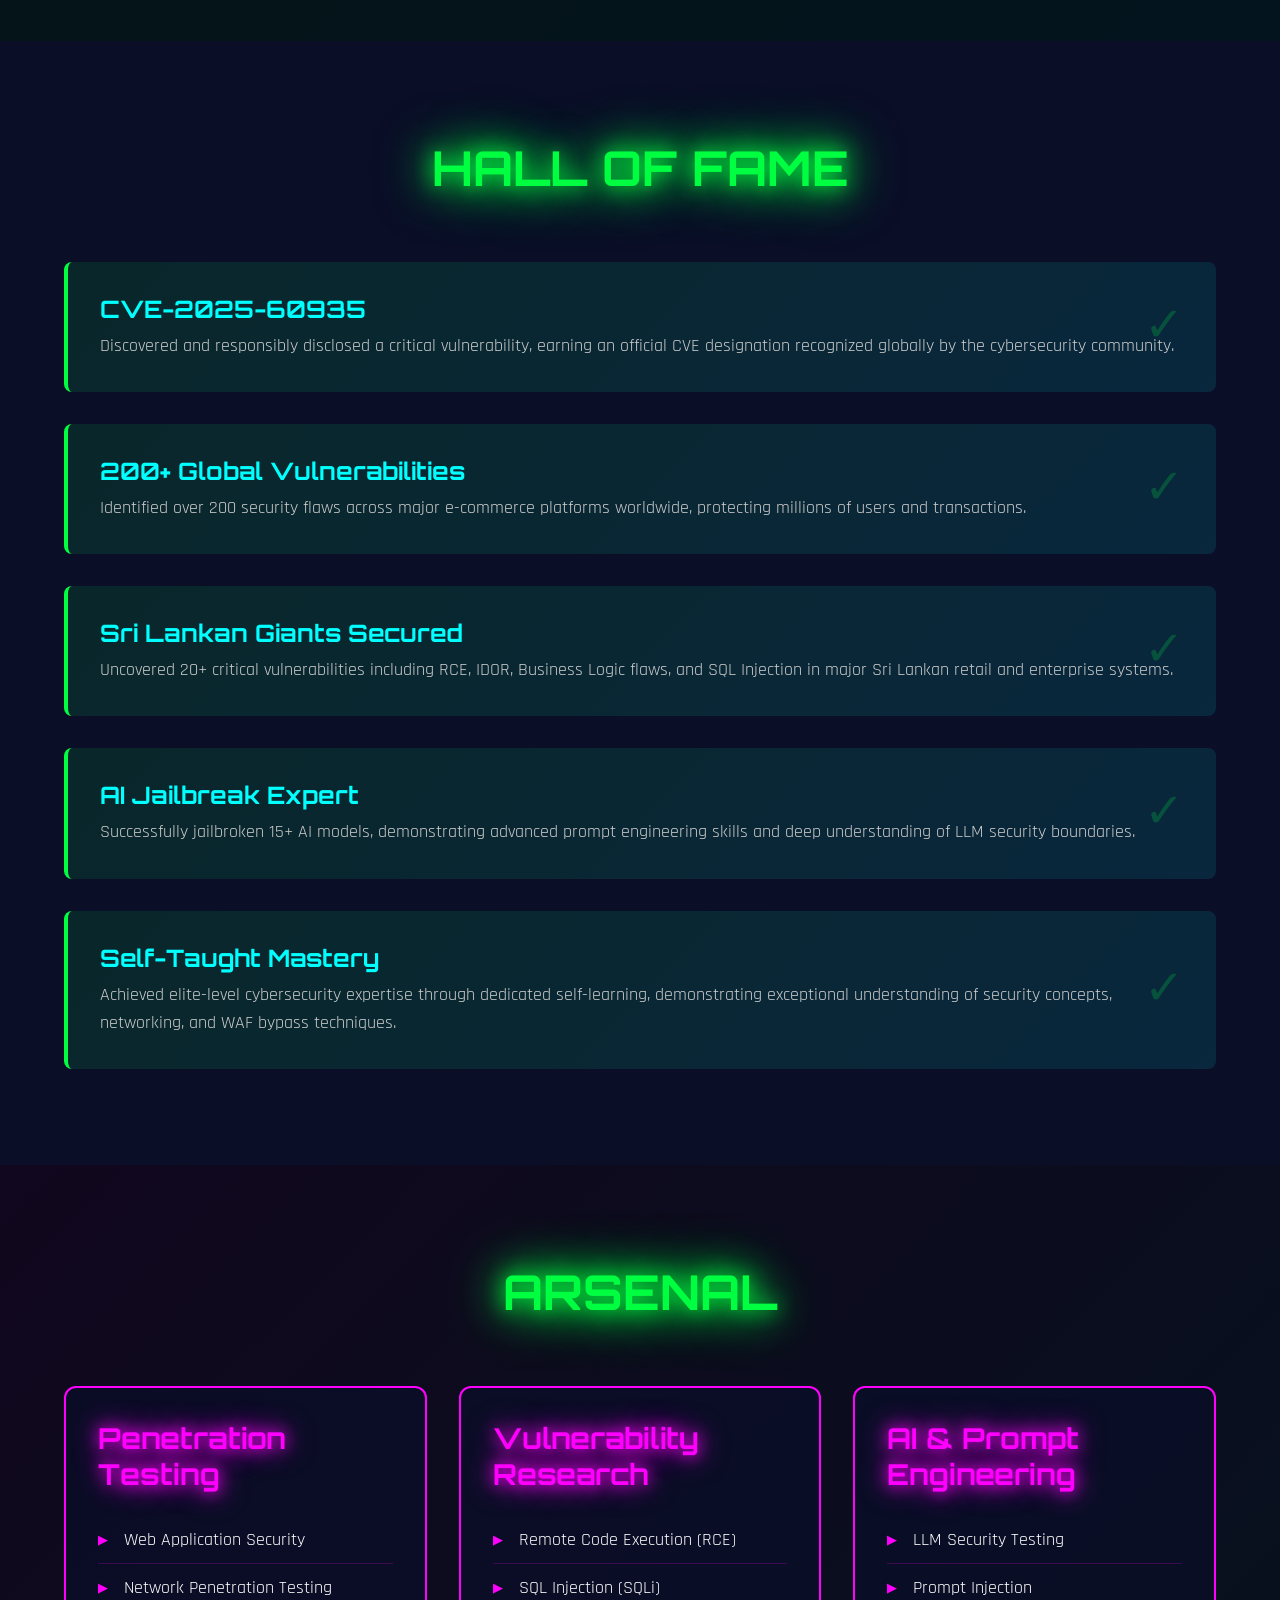
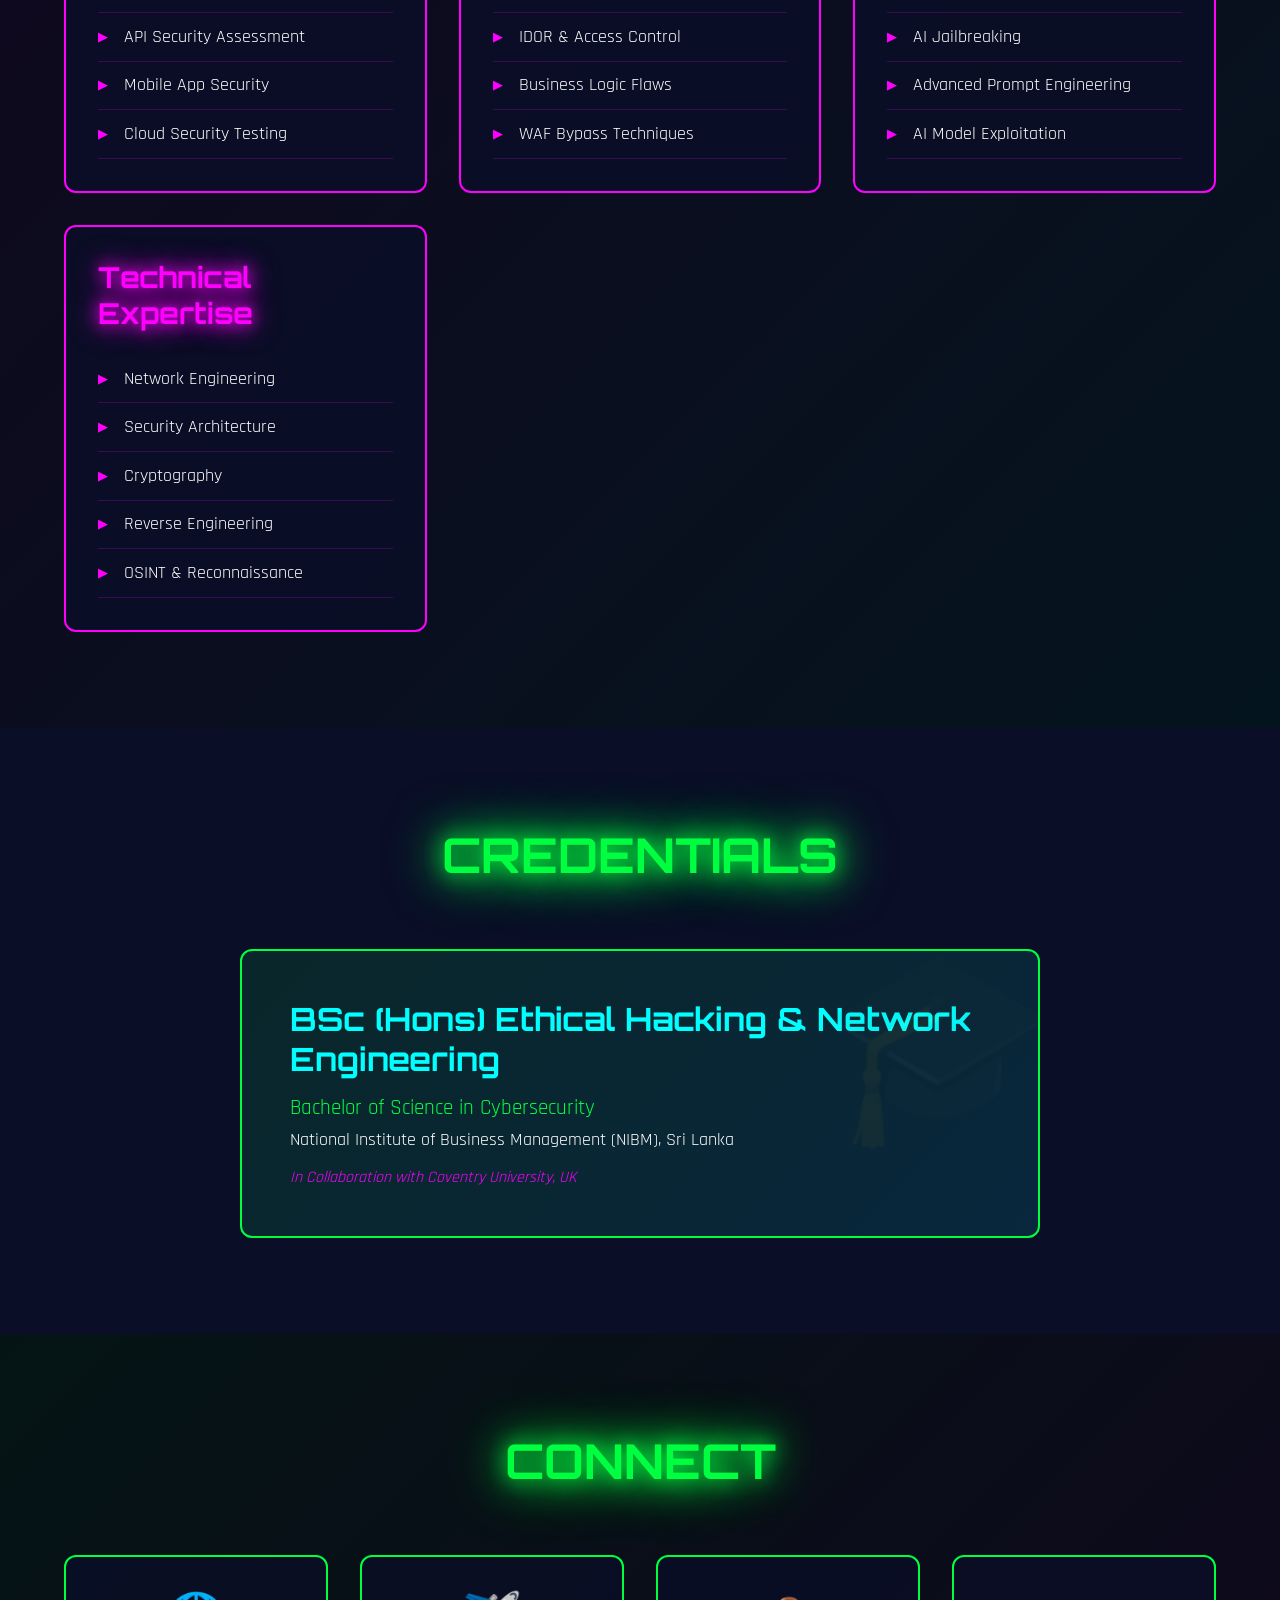
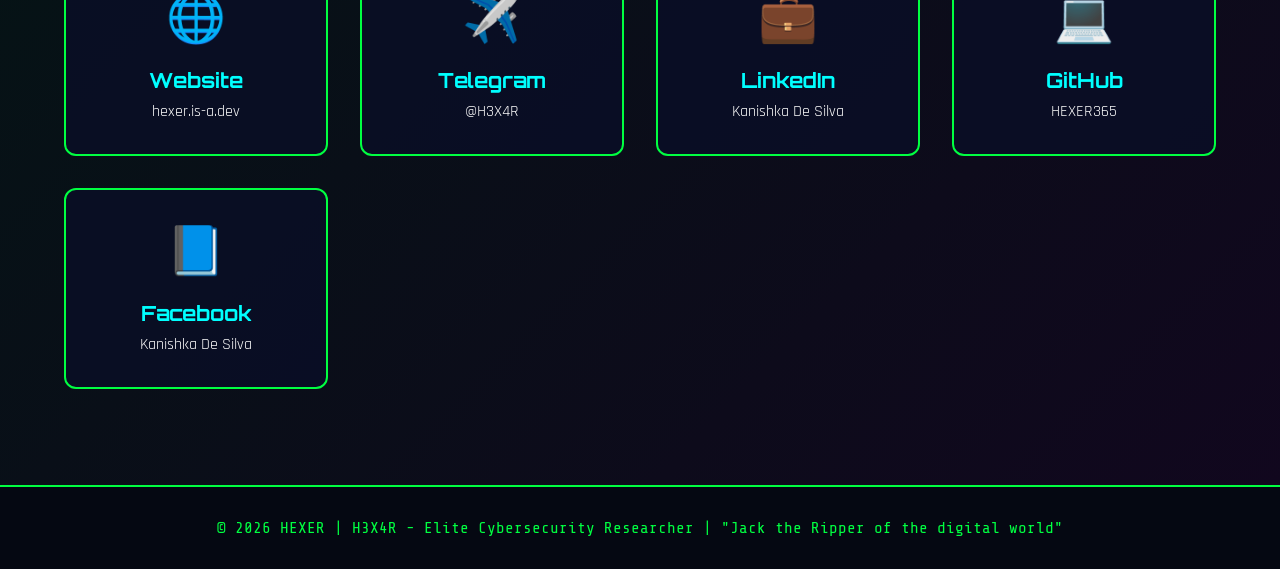
<file: hexer-portfolio.html>
<!DOCTYPE html>
<html lang="en">
<head>
    <meta charset="UTF-8">
    <meta name="viewport" content="width=device-width, initial-scale=1.0">
    <title>HEXER | H3X4R - Elite Cybersecurity Researcher</title>
    <link rel="preconnect" href="https://fonts.googleapis.com">
    <link rel="preconnect" href="https://fonts.gstatic.com" crossorigin>
    <link href="https://fonts.googleapis.com/css2?family=Orbitron:wght@400;500;600;700;900&family=Share+Tech+Mono&family=Rajdhani:wght@300;400;500;600;700&display=swap" rel="stylesheet">
    <style>
        :root {
            --primary: #00ff41;
            --secondary: #0ff;
            --accent: #ff00ff;
            --dark: #0a0e27;
            --darker: #050812;
            --light: #00ff4180;
            --glow: 0 0 20px var(--primary), 0 0 40px var(--primary), 0 0 60px var(--primary);
            --glow-secondary: 0 0 15px var(--secondary), 0 0 30px var(--secondary);
            --glow-accent: 0 0 15px var(--accent), 0 0 30px var(--accent);
        }

        * {
            margin: 0;
            padding: 0;
            box-sizing: border-box;
        }

        body {
            font-family: 'Rajdhani', sans-serif;
            background: var(--darker);
            color: var(--primary);
            overflow-x: hidden;
            position: relative;
        }

        /* Animated Background */
        .matrix-bg {
            position: fixed;
            top: 0;
            left: 0;
            width: 100%;
            height: 100%;
            z-index: -1;
            opacity: 0.05;
            pointer-events: none;
        }

        canvas {
            display: block;
        }

        /* Cyber Grid */
        .cyber-grid {
            position: fixed;
            top: 0;
            left: 0;
            width: 100%;
            height: 100%;
            background: 
                linear-gradient(0deg, transparent 24%, rgba(0, 255, 65, 0.03) 25%, rgba(0, 255, 65, 0.03) 26%, transparent 27%, transparent 74%, rgba(0, 255, 65, 0.03) 75%, rgba(0, 255, 65, 0.03) 76%, transparent 77%, transparent),
                linear-gradient(90deg, transparent 24%, rgba(0, 255, 65, 0.03) 25%, rgba(0, 255, 65, 0.03) 26%, transparent 27%, transparent 74%, rgba(0, 255, 65, 0.03) 75%, rgba(0, 255, 65, 0.03) 76%, transparent 77%, transparent);
            background-size: 50px 50px;
            z-index: -1;
            opacity: 0.3;
        }

        /* Header */
        header {
            position: fixed;
            top: 0;
            width: 100%;
            padding: 1.5rem 5%;
            background: rgba(10, 14, 39, 0.8);
            backdrop-filter: blur(10px);
            border-bottom: 2px solid var(--primary);
            z-index: 1000;
            animation: slideDown 0.8s ease-out;
        }

        @keyframes slideDown {
            from {
                transform: translateY(-100%);
                opacity: 0;
            }
            to {
                transform: translateY(0);
                opacity: 1;
            }
        }

        nav {
            display: flex;
            justify-content: space-between;
            align-items: center;
            max-width: 1400px;
            margin: 0 auto;
        }

        .logo {
            font-family: 'Orbitron', sans-serif;
            font-size: 2rem;
            font-weight: 900;
            color: var(--primary);
            text-shadow: var(--glow);
            letter-spacing: 3px;
            animation: glitchLogo 3s infinite;
        }

        @keyframes glitchLogo {
            0%, 90%, 100% {
                transform: skew(0deg);
                text-shadow: var(--glow);
            }
            92% {
                transform: skew(-2deg);
                text-shadow: -2px 0 var(--accent), 2px 0 var(--secondary);
            }
            94% {
                transform: skew(2deg);
                text-shadow: 2px 0 var(--accent), -2px 0 var(--secondary);
            }
        }

        .nav-links {
            display: flex;
            gap: 3rem;
            list-style: none;
        }

        .nav-links a {
            font-family: 'Share Tech Mono', monospace;
            color: var(--primary);
            text-decoration: none;
            font-size: 1rem;
            font-weight: 500;
            transition: all 0.3s ease;
            position: relative;
            padding: 0.5rem 0;
        }

        .nav-links a::before {
            content: '>';
            position: absolute;
            left: -1.2rem;
            opacity: 0;
            transition: all 0.3s ease;
        }

        .nav-links a:hover {
            color: var(--secondary);
            text-shadow: var(--glow-secondary);
            transform: translateX(5px);
        }

        .nav-links a:hover::before {
            opacity: 1;
            left: -1rem;
        }

        /* Hero Section */
        .hero {
            min-height: 100vh;
            display: flex;
            align-items: center;
            justify-content: center;
            position: relative;
            padding: 8rem 5% 4rem;
            overflow: hidden;
        }

        .hero-content {
            max-width: 1400px;
            width: 100%;
            display: grid;
            grid-template-columns: 1fr 1fr;
            gap: 4rem;
            align-items: center;
        }

        .hero-text h1 {
            font-family: 'Orbitron', sans-serif;
            font-size: 5rem;
            font-weight: 900;
            margin-bottom: 1rem;
            background: linear-gradient(135deg, var(--primary), var(--secondary), var(--accent));
            -webkit-background-clip: text;
            -webkit-text-fill-color: transparent;
            background-clip: text;
            animation: fadeInUp 1s ease-out 0.2s both;
        }

        @keyframes fadeInUp {
            from {
                opacity: 0;
                transform: translateY(30px);
            }
            to {
                opacity: 1;
                transform: translateY(0);
            }
        }

        .codename {
            font-family: 'Share Tech Mono', monospace;
            font-size: 1.5rem;
            color: var(--secondary);
            margin-bottom: 1rem;
            animation: fadeInUp 1s ease-out 0.4s both;
        }

        .motto {
            font-family: 'Orbitron', sans-serif;
            font-size: 1.8rem;
            color: var(--accent);
            font-style: italic;
            margin-bottom: 2rem;
            text-shadow: var(--glow-accent);
            animation: fadeInUp 1s ease-out 0.6s both;
        }

        .hero-description {
            font-size: 1.2rem;
            line-height: 1.8;
            color: #fff;
            margin-bottom: 2rem;
            animation: fadeInUp 1s ease-out 0.8s both;
        }

        .cta-buttons {
            display: flex;
            gap: 1.5rem;
            animation: fadeInUp 1s ease-out 1s both;
        }

        .btn {
            padding: 1rem 2.5rem;
            font-family: 'Orbitron', sans-serif;
            font-size: 1rem;
            font-weight: 600;
            text-decoration: none;
            border: 2px solid;
            cursor: pointer;
            transition: all 0.3s ease;
            position: relative;
            overflow: hidden;
            text-transform: uppercase;
            letter-spacing: 2px;
        }

        .btn-primary {
            color: var(--dark);
            background: var(--primary);
            border-color: var(--primary);
            box-shadow: var(--glow);
        }

        .btn-primary:hover {
            background: transparent;
            color: var(--primary);
            transform: translateY(-3px);
            box-shadow: 0 0 30px var(--primary), 0 0 60px var(--primary), 0 0 90px var(--primary);
        }

        .btn-secondary {
            color: var(--secondary);
            background: transparent;
            border-color: var(--secondary);
        }

        .btn-secondary:hover {
            background: var(--secondary);
            color: var(--dark);
            transform: translateY(-3px);
            box-shadow: var(--glow-secondary);
        }

        /* Hero Visual */
        .hero-visual {
            position: relative;
            animation: fadeIn 1s ease-out 1.2s both;
        }

        @keyframes fadeIn {
            from { opacity: 0; }
            to { opacity: 1; }
        }

        .terminal-window {
            background: rgba(5, 8, 18, 0.9);
            border: 2px solid var(--primary);
            border-radius: 8px;
            padding: 1.5rem;
            box-shadow: 0 0 40px rgba(0, 255, 65, 0.3), inset 0 0 40px rgba(0, 255, 65, 0.1);
            position: relative;
        }

        .terminal-header {
            display: flex;
            gap: 0.5rem;
            margin-bottom: 1rem;
        }

        .terminal-btn {
            width: 12px;
            height: 12px;
            border-radius: 50%;
        }

        .terminal-btn.red { background: #ff5f56; }
        .terminal-btn.yellow { background: #ffbd2e; }
        .terminal-btn.green { background: #27c93f; }

        .terminal-content {
            font-family: 'Share Tech Mono', monospace;
            font-size: 0.9rem;
            line-height: 1.6;
        }

        .terminal-line {
            margin-bottom: 0.5rem;
            animation: typewriter 0.05s steps(1) both;
        }

        .terminal-line:nth-child(1) { animation-delay: 1.4s; }
        .terminal-line:nth-child(2) { animation-delay: 1.6s; }
        .terminal-line:nth-child(3) { animation-delay: 1.8s; }
        .terminal-line:nth-child(4) { animation-delay: 2s; }
        .terminal-line:nth-child(5) { animation-delay: 2.2s; }
        .terminal-line:nth-child(6) { animation-delay: 2.4s; }
        .terminal-line:nth-child(7) { animation-delay: 2.6s; }

        @keyframes typewriter {
            from {
                opacity: 0;
                transform: translateX(-10px);
            }
            to {
                opacity: 1;
                transform: translateX(0);
            }
        }

        .prompt { color: var(--primary); }
        .command { color: var(--secondary); }
        .output { color: #fff; }
        .success { color: var(--primary); }
        .warning { color: var(--accent); }

        .cursor {
            display: inline-block;
            width: 10px;
            height: 18px;
            background: var(--primary);
            margin-left: 5px;
            animation: blink 1s infinite;
        }

        @keyframes blink {
            0%, 50% { opacity: 1; }
            51%, 100% { opacity: 0; }
        }

        /* Stats Section */
        .stats {
            padding: 6rem 5%;
            background: linear-gradient(135deg, rgba(0, 255, 65, 0.05), rgba(0, 255, 255, 0.05));
        }

        .stats-container {
            max-width: 1400px;
            margin: 0 auto;
        }

        .section-title {
            font-family: 'Orbitron', sans-serif;
            font-size: 3rem;
            font-weight: 700;
            text-align: center;
            margin-bottom: 4rem;
            color: var(--primary);
            text-shadow: var(--glow);
        }

        .stats-grid {
            display: grid;
            grid-template-columns: repeat(auto-fit, minmax(250px, 1fr));
            gap: 2rem;
        }

        .stat-card {
            background: rgba(10, 14, 39, 0.7);
            border: 2px solid var(--primary);
            border-radius: 12px;
            padding: 2.5rem 2rem;
            text-align: center;
            position: relative;
            overflow: hidden;
            transition: all 0.4s ease;
        }

        .stat-card::before {
            content: '';
            position: absolute;
            top: -50%;
            left: -50%;
            width: 200%;
            height: 200%;
            background: linear-gradient(45deg, transparent, var(--primary), transparent);
            transform: rotate(45deg);
            opacity: 0;
            transition: all 0.6s ease;
        }

        .stat-card:hover::before {
            opacity: 0.1;
            animation: shine 1.5s infinite;
        }

        @keyframes shine {
            0% { transform: translateX(-100%) translateY(-100%) rotate(45deg); }
            100% { transform: translateX(100%) translateY(100%) rotate(45deg); }
        }

        .stat-card:hover {
            transform: translateY(-10px);
            box-shadow: 0 0 40px rgba(0, 255, 65, 0.5);
            border-color: var(--secondary);
        }

        .stat-number {
            font-family: 'Orbitron', sans-serif;
            font-size: 3.5rem;
            font-weight: 900;
            color: var(--secondary);
            margin-bottom: 0.5rem;
            text-shadow: var(--glow-secondary);
        }

        .stat-label {
            font-size: 1.1rem;
            color: #fff;
            text-transform: uppercase;
            letter-spacing: 1px;
        }

        /* Achievements Section */
        .achievements {
            padding: 6rem 5%;
            background: var(--dark);
        }

        .achievements-container {
            max-width: 1400px;
            margin: 0 auto;
        }

        .achievements-grid {
            display: grid;
            gap: 2rem;
        }

        .achievement-card {
            background: linear-gradient(135deg, rgba(0, 255, 65, 0.1), rgba(0, 255, 255, 0.1));
            border-left: 4px solid var(--primary);
            padding: 2rem;
            border-radius: 8px;
            transition: all 0.4s ease;
            position: relative;
        }

        .achievement-card::after {
            content: '✓';
            position: absolute;
            right: 2rem;
            top: 50%;
            transform: translateY(-50%);
            font-size: 3rem;
            color: var(--primary);
            opacity: 0.2;
            transition: all 0.4s ease;
        }

        .achievement-card:hover {
            transform: translateX(10px);
            background: linear-gradient(135deg, rgba(0, 255, 65, 0.15), rgba(0, 255, 255, 0.15));
            box-shadow: -10px 0 30px rgba(0, 255, 65, 0.3);
        }

        .achievement-card:hover::after {
            opacity: 0.5;
            transform: translateY(-50%) scale(1.2);
        }

        .achievement-title {
            font-family: 'Orbitron', sans-serif;
            font-size: 1.5rem;
            color: var(--secondary);
            margin-bottom: 0.5rem;
        }

        .achievement-desc {
            font-size: 1.1rem;
            color: #ccc;
            line-height: 1.6;
        }

        /* Skills Section */
        .skills {
            padding: 6rem 5%;
            background: linear-gradient(135deg, rgba(255, 0, 255, 0.05), rgba(0, 255, 255, 0.05));
        }

        .skills-container {
            max-width: 1400px;
            margin: 0 auto;
        }

        .skills-grid {
            display: grid;
            grid-template-columns: repeat(auto-fit, minmax(300px, 1fr));
            gap: 2rem;
        }

        .skill-category {
            background: rgba(10, 14, 39, 0.8);
            border: 2px solid var(--accent);
            border-radius: 12px;
            padding: 2rem;
            transition: all 0.4s ease;
        }

        .skill-category:hover {
            transform: scale(1.05);
            box-shadow: 0 0 40px rgba(255, 0, 255, 0.4);
        }

        .skill-category h3 {
            font-family: 'Orbitron', sans-serif;
            font-size: 1.8rem;
            color: var(--accent);
            margin-bottom: 1.5rem;
            text-shadow: var(--glow-accent);
        }

        .skill-list {
            list-style: none;
        }

        .skill-item {
            padding: 0.8rem 0;
            border-bottom: 1px solid rgba(255, 0, 255, 0.2);
            color: #fff;
            font-size: 1.1rem;
            display: flex;
            align-items: center;
            gap: 1rem;
            transition: all 0.3s ease;
        }

        .skill-item::before {
            content: '▶';
            color: var(--accent);
            font-size: 0.8rem;
        }

        .skill-item:hover {
            padding-left: 1rem;
            color: var(--accent);
        }

        /* Education Section */
        .education {
            padding: 6rem 5%;
            background: var(--dark);
        }

        .education-container {
            max-width: 1400px;
            margin: 0 auto;
        }

        .education-card {
            background: linear-gradient(135deg, rgba(0, 255, 65, 0.1), rgba(0, 255, 255, 0.1));
            border: 2px solid var(--primary);
            border-radius: 12px;
            padding: 3rem;
            max-width: 800px;
            margin: 0 auto;
            position: relative;
            overflow: hidden;
        }

        .education-card::before {
            content: '🎓';
            position: absolute;
            right: -20px;
            top: -20px;
            font-size: 12rem;
            opacity: 0.05;
        }

        .education-card h3 {
            font-family: 'Orbitron', sans-serif;
            font-size: 2rem;
            color: var(--secondary);
            margin-bottom: 1rem;
        }

        .education-card .degree {
            font-size: 1.3rem;
            color: var(--primary);
            margin-bottom: 0.5rem;
        }

        .education-card .institution {
            font-size: 1.1rem;
            color: #fff;
            margin-bottom: 1rem;
        }

        .education-card .collaboration {
            font-size: 1rem;
            color: var(--accent);
            font-style: italic;
        }

        /* Contact Section */
        .contact {
            padding: 6rem 5%;
            background: linear-gradient(135deg, rgba(0, 255, 65, 0.05), rgba(255, 0, 255, 0.05));
        }

        .contact-container {
            max-width: 1400px;
            margin: 0 auto;
            text-align: center;
        }

        .contact-grid {
            display: grid;
            grid-template-columns: repeat(auto-fit, minmax(250px, 1fr));
            gap: 2rem;
            margin-top: 3rem;
        }

        .contact-card {
            background: rgba(10, 14, 39, 0.8);
            border: 2px solid var(--primary);
            border-radius: 12px;
            padding: 2rem;
            transition: all 0.4s ease;
            text-decoration: none;
            display: block;
        }

        .contact-card:hover {
            transform: translateY(-10px) scale(1.05);
            box-shadow: 0 0 50px rgba(0, 255, 65, 0.5);
            border-color: var(--secondary);
        }

        .contact-icon {
            font-size: 3rem;
            margin-bottom: 1rem;
        }

        .contact-card h3 {
            font-family: 'Orbitron', sans-serif;
            font-size: 1.3rem;
            color: var(--secondary);
            margin-bottom: 0.5rem;
        }

        .contact-card p {
            color: #fff;
            font-size: 1rem;
        }

        /* Footer */
        footer {
            background: var(--darker);
            border-top: 2px solid var(--primary);
            padding: 2rem 5%;
            text-align: center;
        }

        .footer-content {
            max-width: 1400px;
            margin: 0 auto;
        }

        .footer-text {
            font-family: 'Share Tech Mono', monospace;
            color: var(--primary);
            font-size: 1rem;
        }

        /* Scroll Indicator */
        .scroll-indicator {
            position: fixed;
            top: 0;
            left: 0;
            width: 100%;
            height: 3px;
            background: rgba(0, 255, 65, 0.2);
            z-index: 9999;
        }

        .scroll-progress {
            height: 100%;
            background: linear-gradient(90deg, var(--primary), var(--secondary), var(--accent));
            width: 0%;
            box-shadow: 0 0 20px var(--primary);
            transition: width 0.1s ease;
        }

        /* Floating Particles */
        .particle {
            position: fixed;
            width: 4px;
            height: 4px;
            background: var(--primary);
            border-radius: 50%;
            pointer-events: none;
            z-index: 1;
            opacity: 0.5;
            box-shadow: 0 0 10px var(--primary);
        }

        /* Responsive */
        @media (max-width: 968px) {
            .hero-content {
                grid-template-columns: 1fr;
                text-align: center;
            }

            .hero-text h1 {
                font-size: 3.5rem;
            }

            .nav-links {
                gap: 1.5rem;
            }

            .cta-buttons {
                justify-content: center;
            }

            .stats-grid {
                grid-template-columns: repeat(auto-fit, minmax(200px, 1fr));
            }
        }

        @media (max-width: 600px) {
            .hero-text h1 {
                font-size: 2.5rem;
            }

            .motto {
                font-size: 1.2rem;
            }

            .nav-links {
                flex-direction: column;
                gap: 1rem;
            }

            .section-title {
                font-size: 2rem;
            }
        }

        /* Custom Scrollbar */
        ::-webkit-scrollbar {
            width: 10px;
        }

        ::-webkit-scrollbar-track {
            background: var(--darker);
        }

        ::-webkit-scrollbar-thumb {
            background: var(--primary);
            border-radius: 5px;
            box-shadow: 0 0 10px var(--primary);
        }

        ::-webkit-scrollbar-thumb:hover {
            background: var(--secondary);
            box-shadow: 0 0 20px var(--secondary);
        }
    </style>
</head>
<body>
    <!-- Scroll Progress -->
    <div class="scroll-indicator">
        <div class="scroll-progress" id="scrollProgress"></div>
    </div>

    <!-- Cyber Grid Background -->
    <div class="cyber-grid"></div>

    <!-- Matrix Background -->
    <div class="matrix-bg">
        <canvas id="matrixCanvas"></canvas>
    </div>

    <!-- Header -->
    <header>
        <nav>
            <div class="logo">H3X4R</div>
            <ul class="nav-links">
                <li><a href="#home">Home</a></li>
                <li><a href="#stats">Stats</a></li>
                <li><a href="#achievements">Achievements</a></li>
                <li><a href="#skills">Skills</a></li>
                <li><a href="#contact">Contact</a></li>
            </ul>
        </nav>
    </header>

    <!-- Hero Section -->
    <section class="hero" id="home">
        <div class="hero-content">
            <div class="hero-text">
                <div class="codename">CODENAME: HEXER / H3X4R</div>
                <h1>KANISHKA<br>DE SILVA</h1>
                <p class="motto">"Jack the Ripper of the digital world"</p>
                <p class="hero-description">
                    Elite cybersecurity researcher and ethical hacker. At just 21 years old, I've discovered 200+ vulnerabilities across global e-commerce platforms and critical systems, earned a CVE, and jailbroken 15+ AI models. Wizard of the cyber world.
                </p>
                <div class="cta-buttons">
                    <a href="#contact" class="btn btn-primary">Get in Touch</a>
                    <a href="https://hexer.is-a.dev/" target="_blank" class="btn btn-secondary">Portfolio</a>
                </div>
            </div>
            <div class="hero-visual">
                <div class="terminal-window">
                    <div class="terminal-header">
                        <span class="terminal-btn red"></span>
                        <span class="terminal-btn yellow"></span>
                        <span class="terminal-btn green"></span>
                    </div>
                    <div class="terminal-content">
                        <div class="terminal-line"><span class="prompt">hexer@kali</span><span class="command">:~$ whoami</span></div>
                        <div class="terminal-line"><span class="output">Kanishka De Silva - Elite Security Researcher</span></div>
                        <div class="terminal-line"><span class="prompt">hexer@kali</span><span class="command">:~$ cat achievements.txt</span></div>
                        <div class="terminal-line"><span class="success">✓ CVE-2025-60935 Discovered</span></div>
                        <div class="terminal-line"><span class="success">✓ 200+ Bugs Found Worldwide</span></div>
                        <div class="terminal-line"><span class="success">✓ 20+ Critical Vulnerabilities</span></div>
                        <div class="terminal-line"><span class="warning">✓ 15+ AI Models Jailbroken</span></div>
                        <div class="terminal-line"><span class="prompt">hexer@kali</span><span class="command">:~$ </span><span class="cursor"></span></div>
                    </div>
                </div>
            </div>
        </div>
    </section>

    <!-- Stats Section -->
    <section class="stats" id="stats">
        <div class="stats-container">
            <h2 class="section-title">IMPACT METRICS</h2>
            <div class="stats-grid">
                <div class="stat-card">
                    <div class="stat-number" data-target="1">0</div>
                    <div class="stat-label">CVE Assigned</div>
                </div>
                <div class="stat-card">
                    <div class="stat-number" data-target="200">0</div>
                    <div class="stat-label">Bugs Discovered</div>
                </div>
                <div class="stat-card">
                    <div class="stat-number" data-target="20">0</div>
                    <div class="stat-label">Critical Vulnerabilities</div>
                </div>
                <div class="stat-card">
                    <div class="stat-number" data-target="15">0</div>
                    <div class="stat-label">AI Models Jailbroken</div>
                </div>
                <div class="stat-card">
                    <div class="stat-number" data-target="21">0</div>
                    <div class="stat-label">Years Old</div>
                </div>
            </div>
        </div>
    </section>

    <!-- Achievements Section -->
    <section class="achievements" id="achievements">
        <div class="achievements-container">
            <h2 class="section-title">HALL OF FAME</h2>
            <div class="achievements-grid">
                <div class="achievement-card">
                    <h3 class="achievement-title">CVE-2025-60935</h3>
                    <p class="achievement-desc">Discovered and responsibly disclosed a critical vulnerability, earning an official CVE designation recognized globally by the cybersecurity community.</p>
                </div>
                <div class="achievement-card">
                    <h3 class="achievement-title">200+ Global Vulnerabilities</h3>
                    <p class="achievement-desc">Identified over 200 security flaws across major e-commerce platforms worldwide, protecting millions of users and transactions.</p>
                </div>
                <div class="achievement-card">
                    <h3 class="achievement-title">Sri Lankan Giants Secured</h3>
                    <p class="achievement-desc">Uncovered 20+ critical vulnerabilities including RCE, IDOR, Business Logic flaws, and SQL Injection in major Sri Lankan retail and enterprise systems.</p>
                </div>
                <div class="achievement-card">
                    <h3 class="achievement-title">AI Jailbreak Expert</h3>
                    <p class="achievement-desc">Successfully jailbroken 15+ AI models, demonstrating advanced prompt engineering skills and deep understanding of LLM security boundaries.</p>
                </div>
                <div class="achievement-card">
                    <h3 class="achievement-title">Self-Taught Mastery</h3>
                    <p class="achievement-desc">Achieved elite-level cybersecurity expertise through dedicated self-learning, demonstrating exceptional understanding of security concepts, networking, and WAF bypass techniques.</p>
                </div>
            </div>
        </div>
    </section>

    <!-- Skills Section -->
    <section class="skills" id="skills">
        <div class="skills-container">
            <h2 class="section-title">ARSENAL</h2>
            <div class="skills-grid">
                <div class="skill-category">
                    <h3>Penetration Testing</h3>
                    <ul class="skill-list">
                        <li class="skill-item">Web Application Security</li>
                        <li class="skill-item">Network Penetration Testing</li>
                        <li class="skill-item">API Security Assessment</li>
                        <li class="skill-item">Mobile App Security</li>
                        <li class="skill-item">Cloud Security Testing</li>
                    </ul>
                </div>
                <div class="skill-category">
                    <h3>Vulnerability Research</h3>
                    <ul class="skill-list">
                        <li class="skill-item">Remote Code Execution (RCE)</li>
                        <li class="skill-item">SQL Injection (SQLi)</li>
                        <li class="skill-item">IDOR & Access Control</li>
                        <li class="skill-item">Business Logic Flaws</li>
                        <li class="skill-item">WAF Bypass Techniques</li>
                    </ul>
                </div>
                <div class="skill-category">
                    <h3>AI & Prompt Engineering</h3>
                    <ul class="skill-list">
                        <li class="skill-item">LLM Security Testing</li>
                        <li class="skill-item">Prompt Injection</li>
                        <li class="skill-item">AI Jailbreaking</li>
                        <li class="skill-item">Advanced Prompt Engineering</li>
                        <li class="skill-item">AI Model Exploitation</li>
                    </ul>
                </div>
                <div class="skill-category">
                    <h3>Technical Expertise</h3>
                    <ul class="skill-list">
                        <li class="skill-item">Network Engineering</li>
                        <li class="skill-item">Security Architecture</li>
                        <li class="skill-item">Cryptography</li>
                        <li class="skill-item">Reverse Engineering</li>
                        <li class="skill-item">OSINT & Reconnaissance</li>
                    </ul>
                </div>
            </div>
        </div>
    </section>

    <!-- Education Section -->
    <section class="education" id="education">
        <div class="education-container">
            <h2 class="section-title">CREDENTIALS</h2>
            <div class="education-card">
                <h3>BSc (Hons) Ethical Hacking & Network Engineering</h3>
                <p class="degree">Bachelor of Science in Cybersecurity</p>
                <p class="institution">National Institute of Business Management (NIBM), Sri Lanka</p>
                <p class="collaboration">In Collaboration with Coventry University, UK</p>
            </div>
        </div>
    </section>

    <!-- Contact Section -->
    <section class="contact" id="contact">
        <div class="contact-container">
            <h2 class="section-title">CONNECT</h2>
            <div class="contact-grid">
                <a href="https://hexer.is-a.dev/" target="_blank" class="contact-card">
                    <div class="contact-icon">🌐</div>
                    <h3>Website</h3>
                    <p>hexer.is-a.dev</p>
                </a>
                <a href="https://t.me/H3X4R" target="_blank" class="contact-card">
                    <div class="contact-icon">✈️</div>
                    <h3>Telegram</h3>
                    <p>@H3X4R</p>
                </a>
                <a href="https://www.linkedin.com/in/kanishka-de-silva-64a450374/" target="_blank" class="contact-card">
                    <div class="contact-icon">💼</div>
                    <h3>LinkedIn</h3>
                    <p>Kanishka De Silva</p>
                </a>
                <a href="https://github.com/HEXER365" target="_blank" class="contact-card">
                    <div class="contact-icon">💻</div>
                    <h3>GitHub</h3>
                    <p>HEXER365</p>
                </a>
                <a href="https://www.facebook.com/kanishka.desilva.7777" target="_blank" class="contact-card">
                    <div class="contact-icon">📘</div>
                    <h3>Facebook</h3>
                    <p>Kanishka De Silva</p>
                </a>
            </div>
        </div>
    </section>

    <!-- Footer -->
    <footer>
        <div class="footer-content">
            <p class="footer-text">© 2026 HEXER | H3X4R - Elite Cybersecurity Researcher | "Jack the Ripper of the digital world"</p>
        </div>
    </footer>

    <script>
        // Matrix Rain Effect
        const canvas = document.getElementById('matrixCanvas');
        const ctx = canvas.getContext('2d');

        canvas.width = window.innerWidth;
        canvas.height = window.innerHeight;

        const matrix = "HEXER0123456789ABCDEFGHIJKLMNOPQRSTUVWXYZ@#$%^&*()";
        const fontSize = 14;
        const columns = canvas.width / fontSize;
        const drops = [];

        for (let i = 0; i < columns; i++) {
            drops[i] = 1;
        }

        function drawMatrix() {
            ctx.fillStyle = 'rgba(5, 8, 18, 0.05)';
            ctx.fillRect(0, 0, canvas.width, canvas.height);

            ctx.fillStyle = '#00ff41';
            ctx.font = fontSize + 'px Share Tech Mono';

            for (let i = 0; i < drops.length; i++) {
                const text = matrix[Math.floor(Math.random() * matrix.length)];
                ctx.fillText(text, i * fontSize, drops[i] * fontSize);

                if (drops[i] * fontSize > canvas.height && Math.random() > 0.975) {
                    drops[i] = 0;
                }
                drops[i]++;
            }
        }

        setInterval(drawMatrix, 50);

        window.addEventListener('resize', () => {
            canvas.width = window.innerWidth;
            canvas.height = window.innerHeight;
        });

        // Scroll Progress Bar
        window.addEventListener('scroll', () => {
            const scrollProgress = document.getElementById('scrollProgress');
            const scrollHeight = document.documentElement.scrollHeight - document.documentElement.clientHeight;
            const scrolled = (window.scrollY / scrollHeight) * 100;
            scrollProgress.style.width = scrolled + '%';
        });

        // Counter Animation
        const counters = document.querySelectorAll('.stat-number');
        const animateCounter = (counter) => {
            const target = parseInt(counter.getAttribute('data-target'));
            const duration = 2000;
            const increment = target / (duration / 16);
            let current = 0;

            const updateCounter = () => {
                current += increment;
                if (current < target) {
                    counter.textContent = Math.floor(current) + (target > 10 ? '+' : '');
                    requestAnimationFrame(updateCounter);
                } else {
                    counter.textContent = target + (target > 10 ? '+' : '');
                }
            };
            updateCounter();
        };

        const observerOptions = {
            threshold: 0.5,
            rootMargin: '0px'
        };

        const observer = new IntersectionObserver((entries) => {
            entries.forEach(entry => {
                if (entry.isIntersecting) {
                    const counter = entry.target;
                    animateCounter(counter);
                    observer.unobserve(counter);
                }
            });
        }, observerOptions);

        counters.forEach(counter => observer.observe(counter));

        // Smooth Scrolling
        document.querySelectorAll('a[href^="#"]').forEach(anchor => {
            anchor.addEventListener('click', function (e) {
                e.preventDefault();
                const target = document.querySelector(this.getAttribute('href'));
                if (target) {
                    target.scrollIntoView({
                        behavior: 'smooth',
                        block: 'start'
                    });
                }
            });
        });

        // Floating Particles on Mouse Move
        let particleTimeout;
        document.addEventListener('mousemove', (e) => {
            clearTimeout(particleTimeout);
            particleTimeout = setTimeout(() => {
                if (Math.random() > 0.7) {
                    const particle = document.createElement('div');
                    particle.className = 'particle';
                    particle.style.left = e.clientX + 'px';
                    particle.style.top = e.clientY + 'px';
                    document.body.appendChild(particle);

                    const randomX = (Math.random() - 0.5) * 100;
                    const randomY = (Math.random() - 0.5) * 100;

                    particle.animate([
                        { transform: 'translate(0, 0) scale(1)', opacity: 0.5 },
                        { transform: `translate(${randomX}px, ${randomY}px) scale(0)`, opacity: 0 }
                    ], {
                        duration: 1000,
                        easing: 'ease-out'
                    }).onfinish = () => particle.remove();
                }
            }, 10);
        });

        // Card Tilt Effect
        const cards = document.querySelectorAll('.stat-card, .achievement-card, .skill-category, .contact-card');
        cards.forEach(card => {
            card.addEventListener('mousemove', (e) => {
                const rect = card.getBoundingClientRect();
                const x = e.clientX - rect.left;
                const y = e.clientY - rect.top;
                
                const centerX = rect.width / 2;
                const centerY = rect.height / 2;
                
                const rotateX = (y - centerY) / 10;
                const rotateY = (centerX - x) / 10;
                
                card.style.transform = `perspective(1000px) rotateX(${rotateX}deg) rotateY(${rotateY}deg) translateY(-10px)`;
            });
            
            card.addEventListener('mouseleave', () => {
                card.style.transform = '';
            });
        });

        // Terminal Cursor Blink
        setInterval(() => {
            const cursor = document.querySelector('.cursor');
            if (cursor) {
                cursor.style.opacity = cursor.style.opacity === '0' ? '1' : '0';
            }
        }, 500);

        // Parallax Effect on Scroll
        window.addEventListener('scroll', () => {
            const scrolled = window.pageYOffset;
            const parallaxElements = document.querySelectorAll('.hero-visual, .terminal-window');
            
            parallaxElements.forEach(element => {
                const speed = 0.5;
                element.style.transform = `translateY(${scrolled * speed}px)`;
            });
        });

        // Glitch Effect on Logo
        const logo = document.querySelector('.logo');
        setInterval(() => {
            if (Math.random() > 0.95) {
                logo.style.textShadow = '-2px 0 #ff00ff, 2px 0 #00ffff';
                setTimeout(() => {
                    logo.style.textShadow = '0 0 20px var(--primary), 0 0 40px var(--primary), 0 0 60px var(--primary)';
                }, 100);
            }
        }, 3000);
    </script>
</body>
</html>
</file>
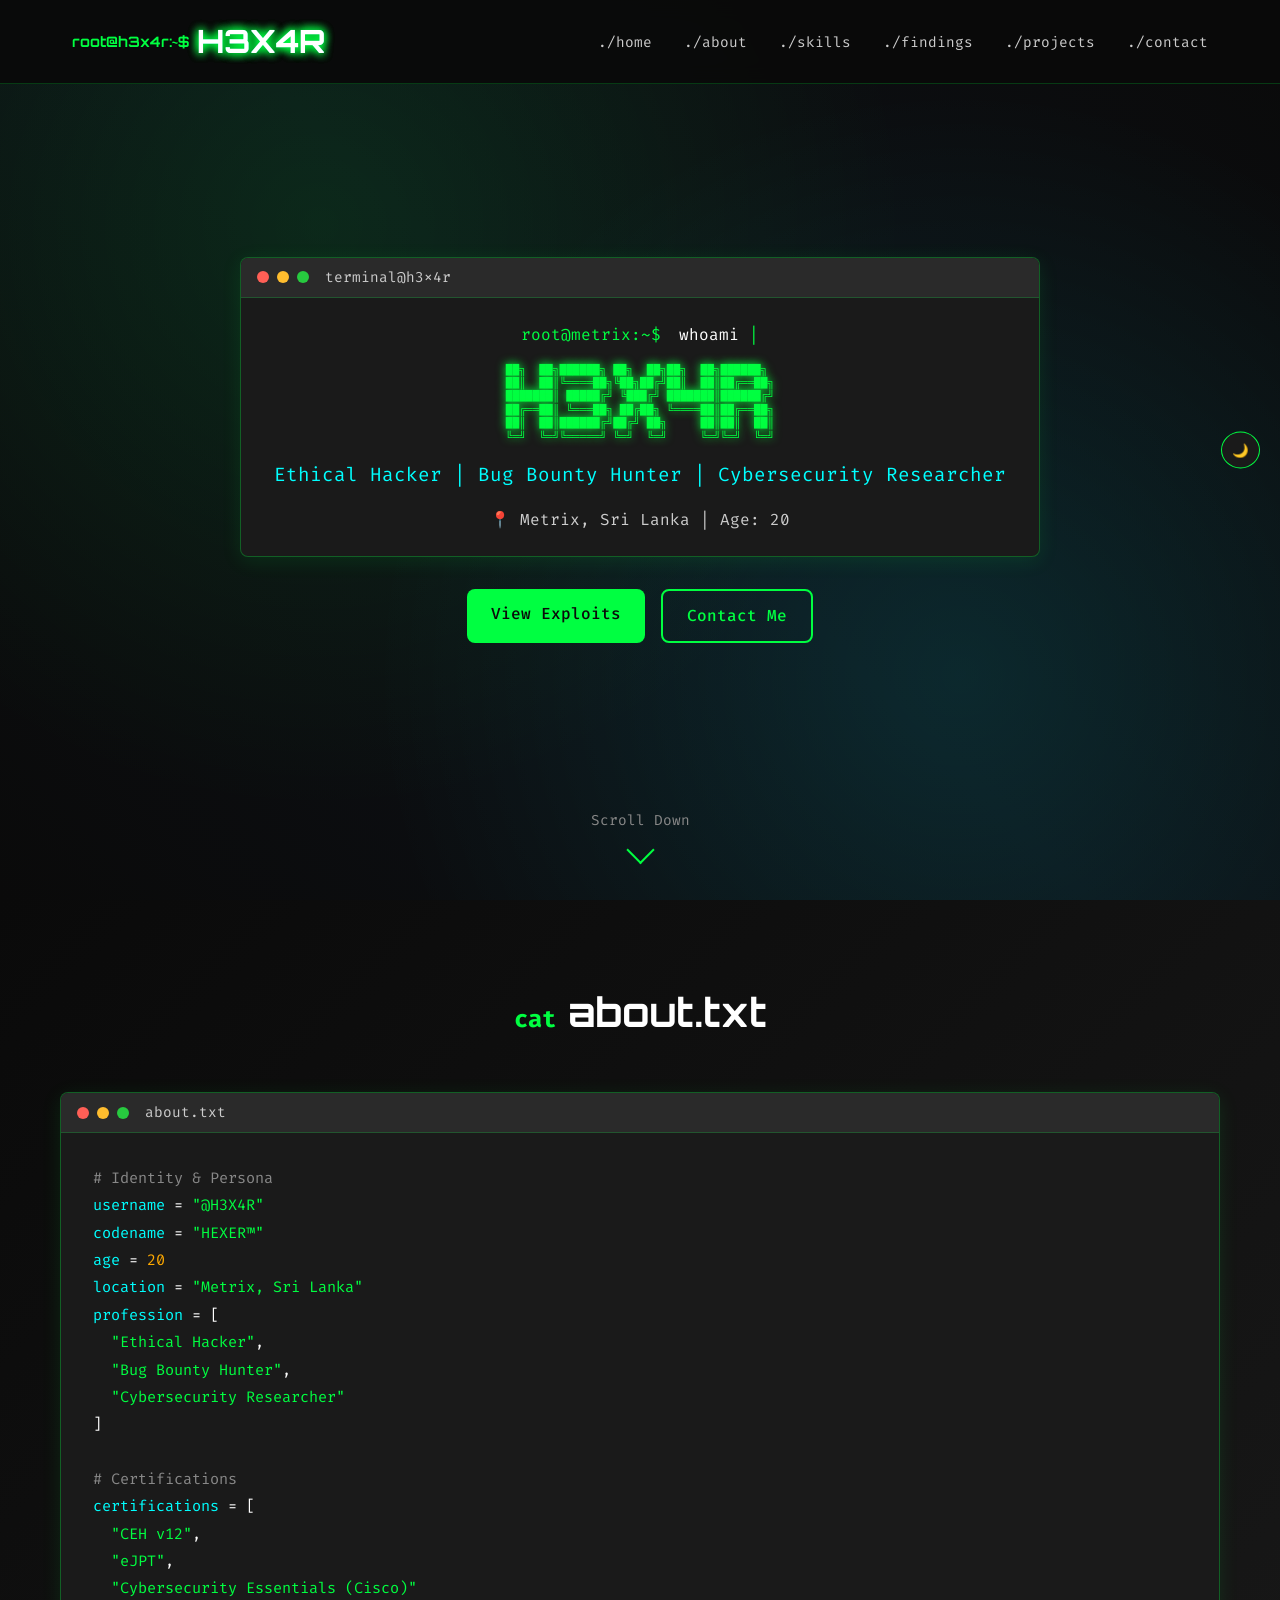
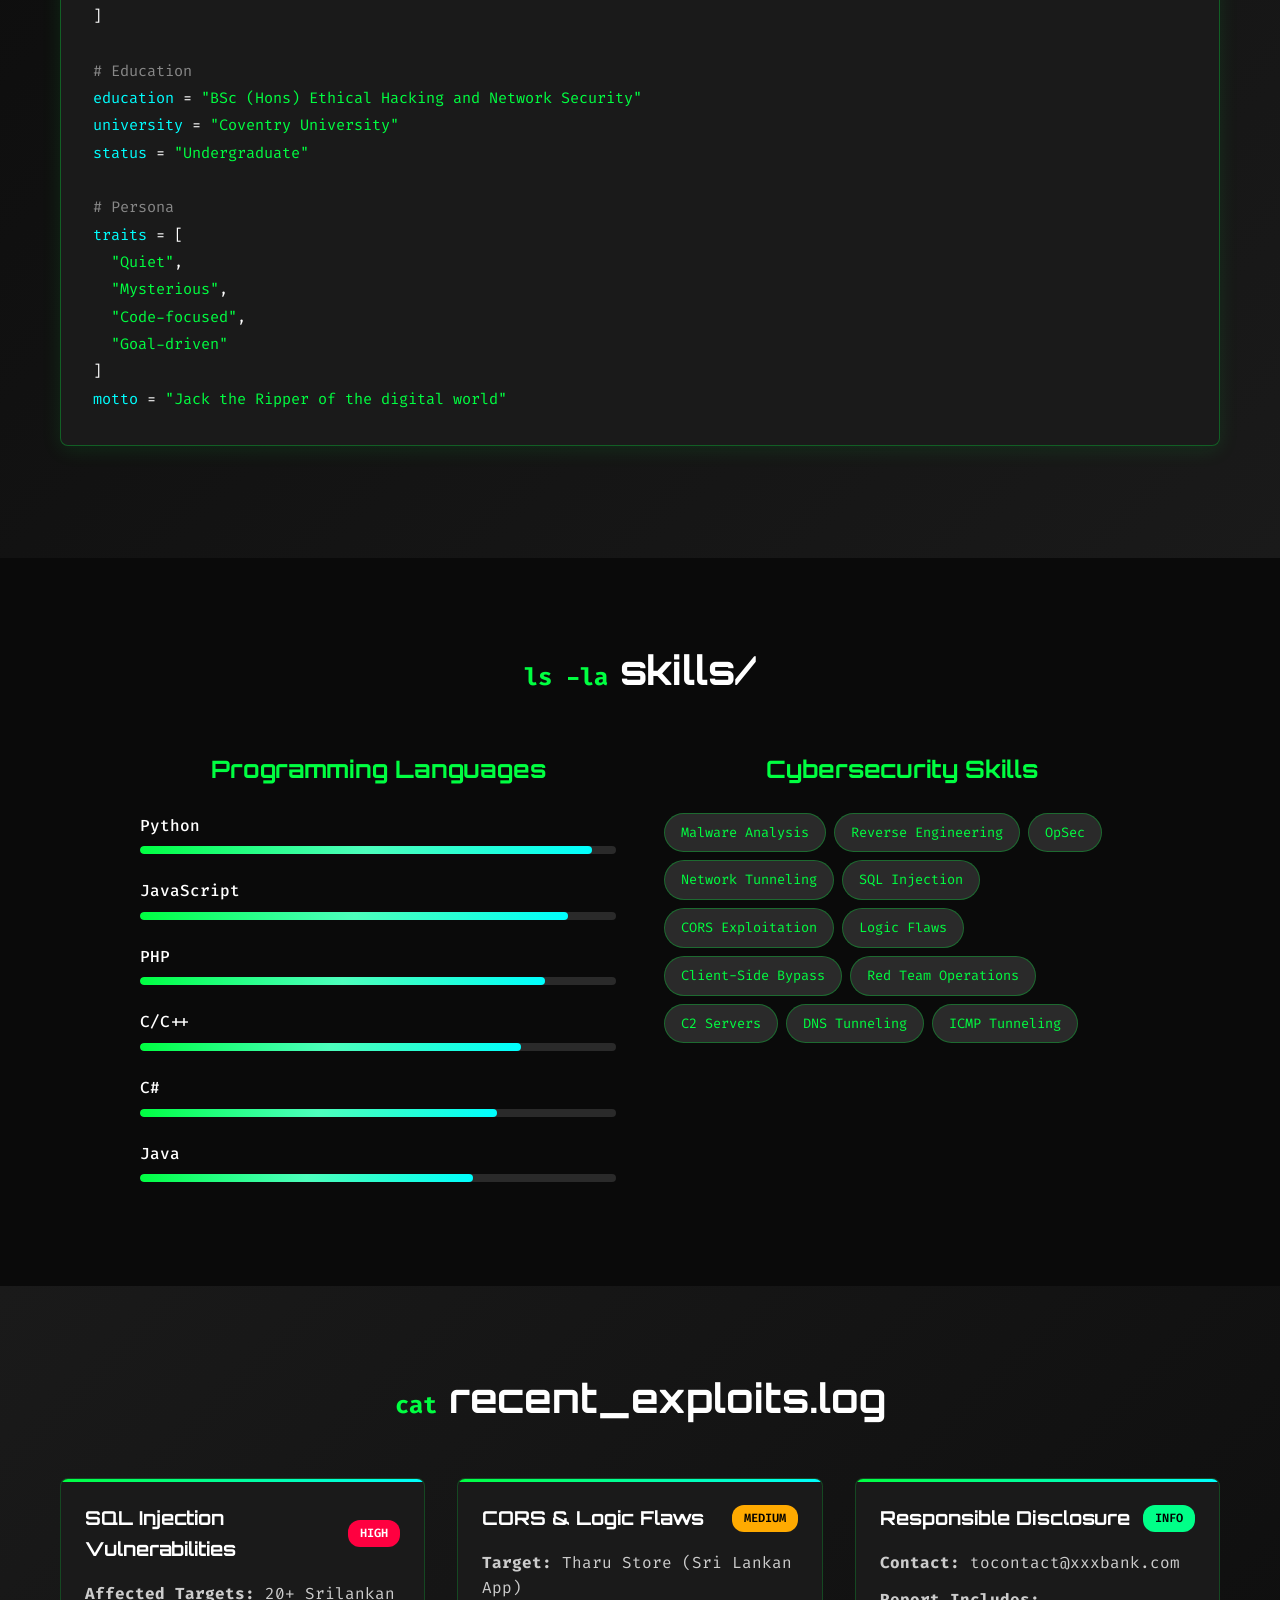
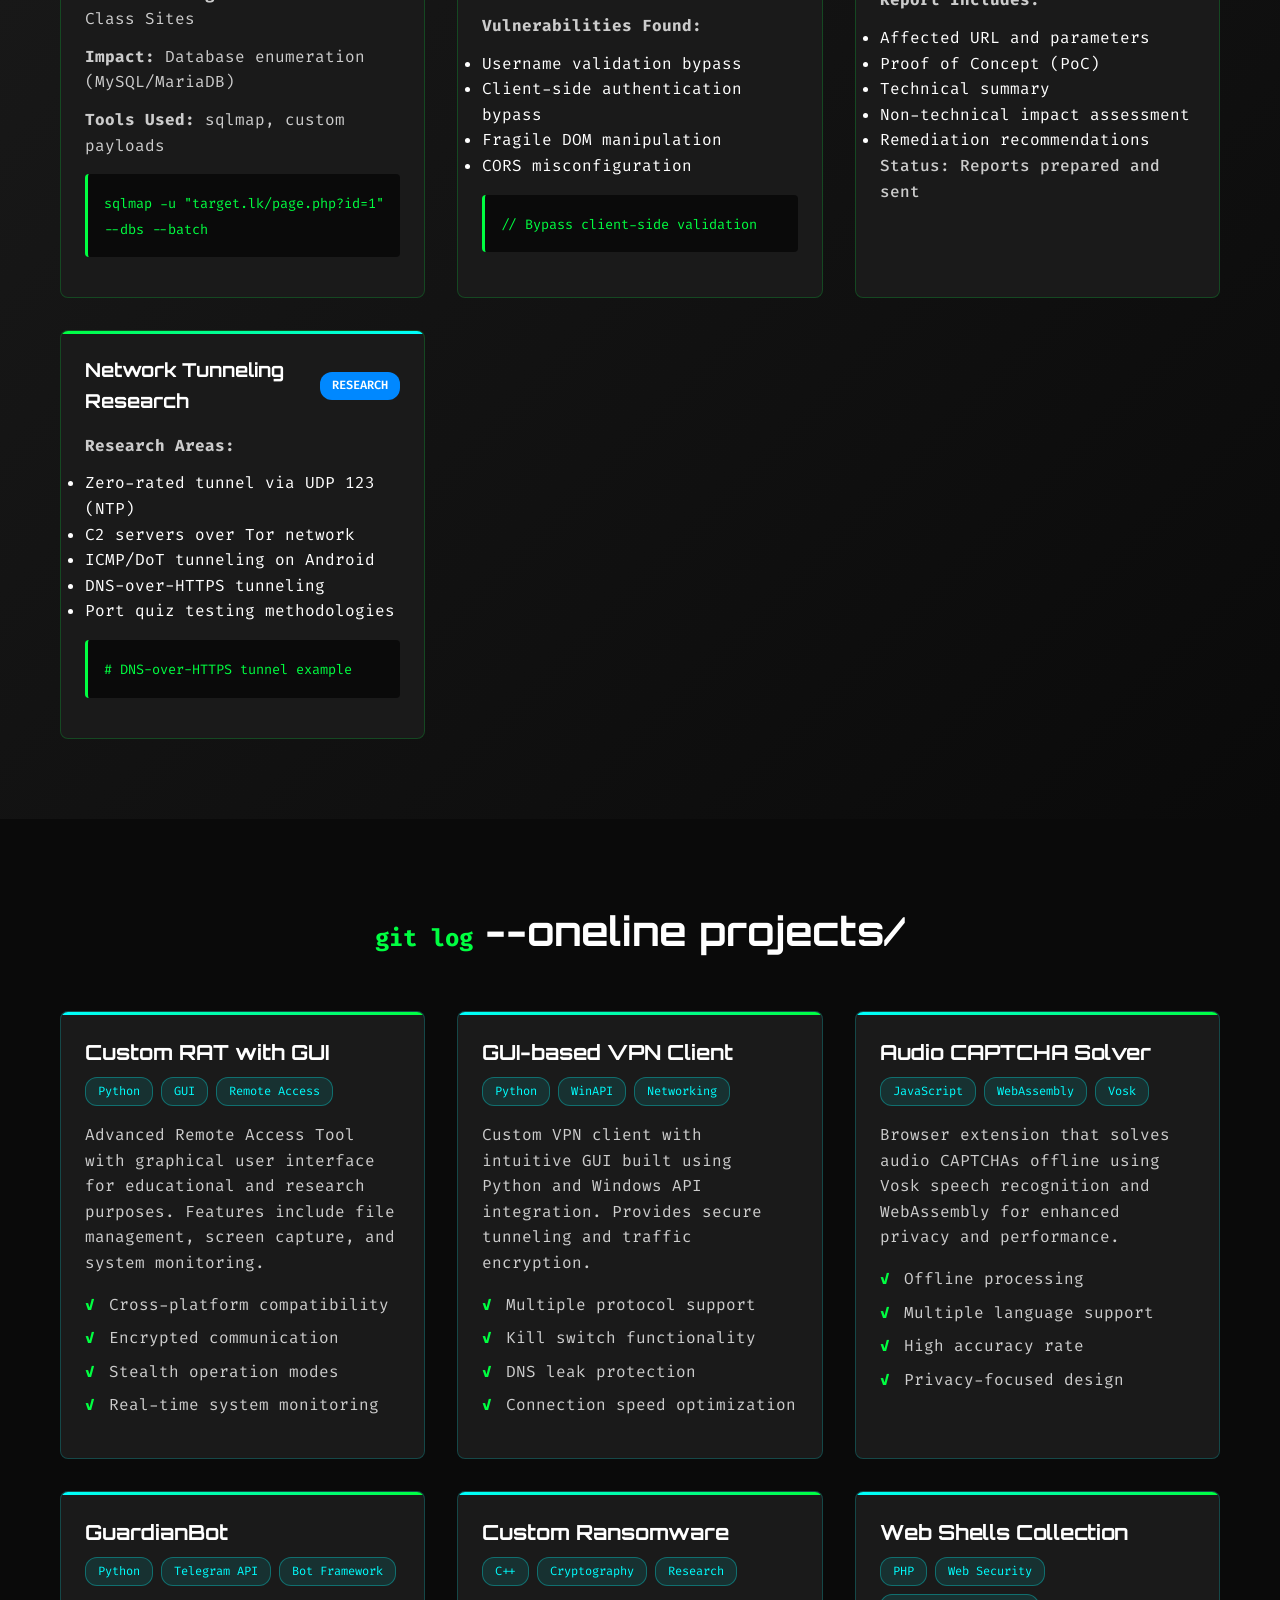
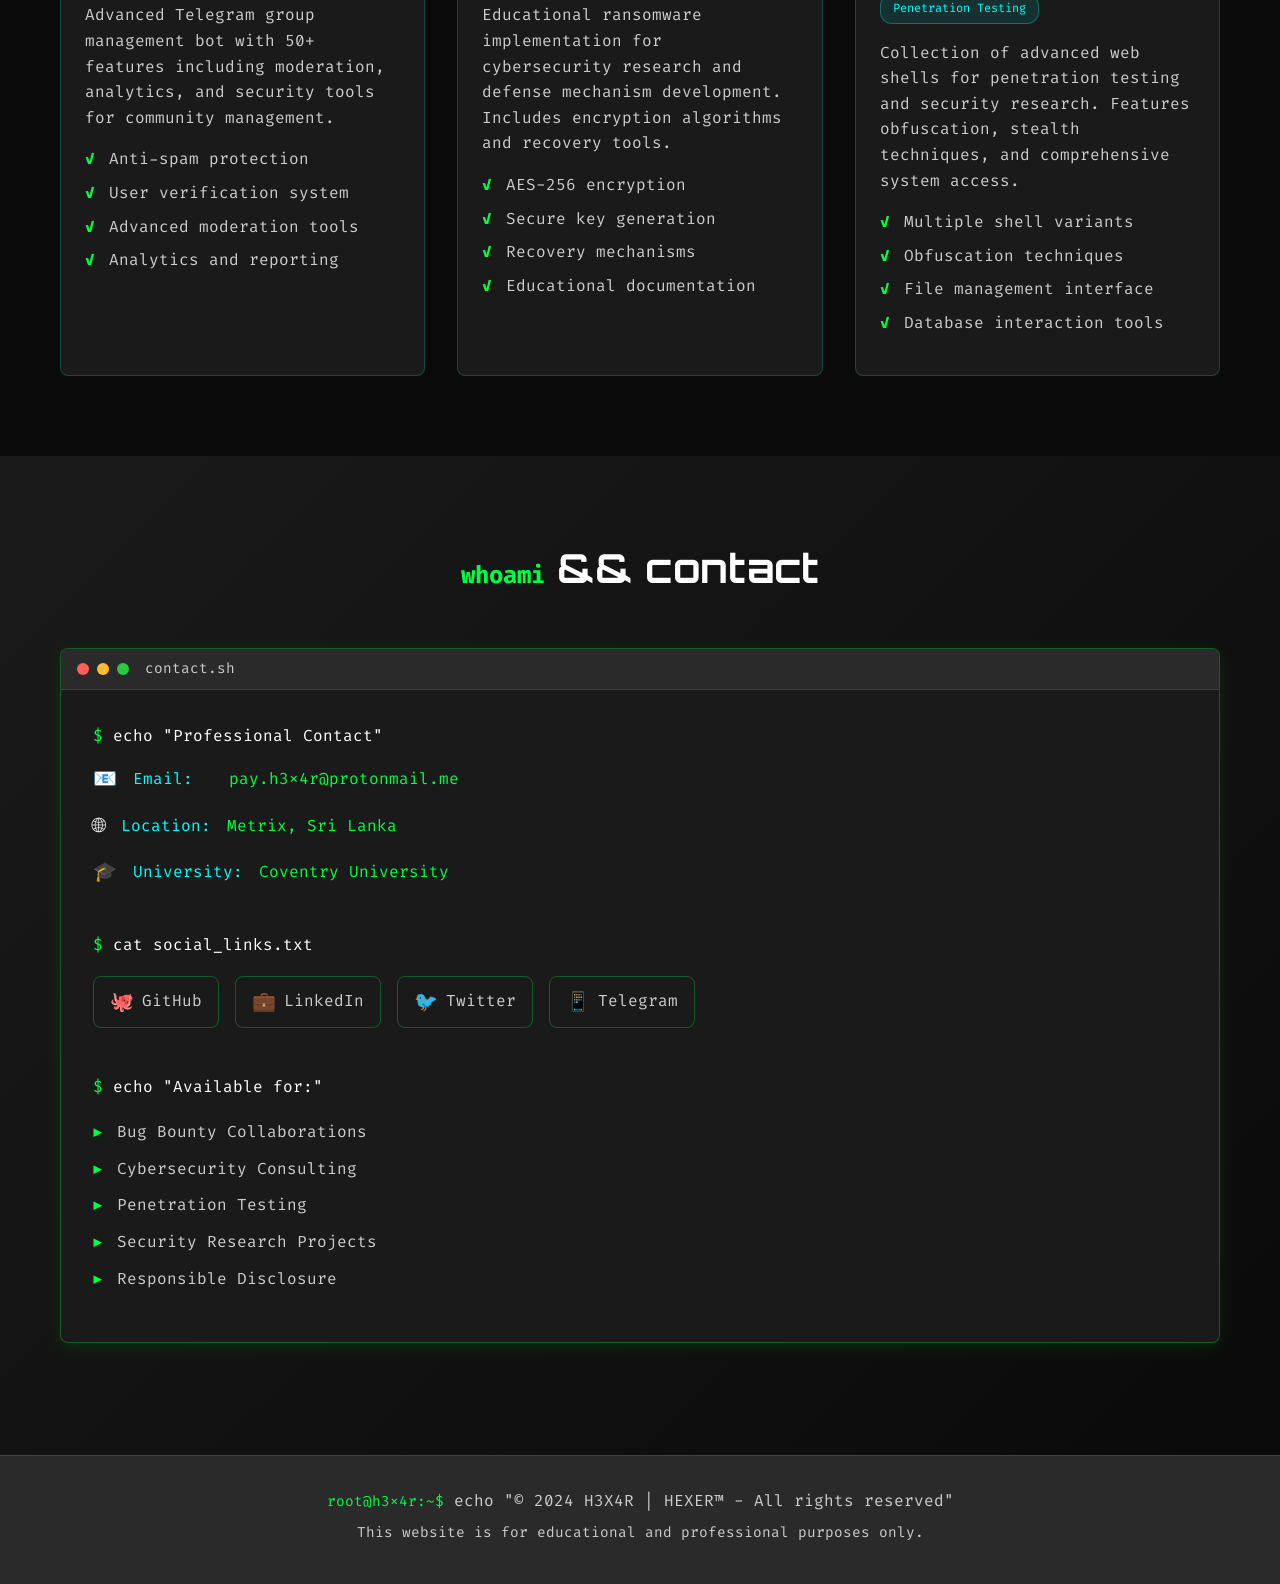
<file: index (1).html>
<!DOCTYPE html>
<html lang="en">
<head>
    <meta charset="UTF-8">
    <meta name="viewport" content="width=device-width, initial-scale=1.0">
    <title>H3X4R | Ethical Hacker & Cybersecurity Researcher</title>
    <meta name="description" content="H3X4R - Ethical hacker, bug bounty hunter, and cybersecurity researcher from Sri Lanka. Specializing in vulnerability research and responsible disclosure.">
    <link rel="stylesheet" href="styles.css">
    <link rel="preconnect" href="https://fonts.googleapis.com">
    <link rel="preconnect" href="https://fonts.gstatic.com" crossorigin>
    <link href="https://fonts.googleapis.com/css2?family=Fira+Code:wght@300;400;500;600;700&family=Orbitron:wght@400;700;900&family=Roboto+Mono:wght@300;400;500&display=swap" rel="stylesheet">
</head>
<body>
    <!-- Matrix Background -->
    <div id="matrix-bg"></div>
    
    <!-- Header -->
    <header class="header">
        <nav class="nav">
            <div class="nav-brand">
                <span class="terminal-prompt">root@h3x4r:~$</span>
                <span class="brand-text">H3X4R</span>
            </div>
            <ul class="nav-menu" id="nav-menu">
                <li><a href="#home" class="nav-link">./home</a></li>
                <li><a href="#about" class="nav-link">./about</a></li>
                <li><a href="#skills" class="nav-link">./skills</a></li>
                <li><a href="#findings" class="nav-link">./findings</a></li>
                <li><a href="#projects" class="nav-link">./projects</a></li>
                <li><a href="#contact" class="nav-link">./contact</a></li>
            </ul>
            <div class="nav-toggle" id="nav-toggle">
                <span></span>
                <span></span>
                <span></span>
            </div>
        </nav>
    </header>

    <!-- Hero Section -->
    <section id="home" class="hero">
        <div class="hero-content">
            <div class="terminal-window">
                <div class="terminal-header">
                    <div class="terminal-buttons">
                        <span class="btn-close"></span>
                        <span class="btn-minimize"></span>
                        <span class="btn-maximize"></span>
                    </div>
                    <span class="terminal-title">terminal@h3x4r</span>
                </div>
                <div class="terminal-body">
                    <div class="terminal-line">
                        <span class="prompt">root@metrix:~$</span>
                        <span class="command" id="typing-text"></span>
                        <span class="cursor">|</span>
                    </div>
                    <div class="output">
                        <pre class="ascii-art">
██╗  ██╗██████╗ ██╗  ██╗██╗  ██╗██████╗ 
██║  ██║╚════██╗╚██╗██╔╝██║  ██║██╔══██╗
███████║ █████╔╝ ╚███╔╝ ███████║██████╔╝
██╔══██║ ╚═══██╗ ██╔██╗ ╚════██║██╔══██╗
██║  ██║██████╔╝██╔╝ ██╗     ██║██║  ██║
╚═╝  ╚═╝╚═════╝ ╚═╝  ╚═╝     ╚═╝╚═╝  ╚═╝
</pre>
                        <p class="hero-subtitle">Ethical Hacker | Bug Bounty Hunter | Cybersecurity Researcher</p>
                        <p class="hero-location">📍 Metrix, Sri Lanka | Age: 20</p>
                    </div>
                </div>
            </div>
            <div class="hero-actions">
                <a href="#findings" class="btn btn-primary">View Exploits</a>
                <a href="#contact" class="btn btn-secondary">Contact Me</a>
            </div>
        </div>
        <div class="scroll-indicator">
            <span>Scroll Down</span>
            <div class="scroll-arrow"></div>
        </div>
    </section>

    <!-- About Section -->
    <section id="about" class="about">
        <div class="container">
            <h2 class="section-title">
                <span class="terminal-prompt">cat</span> about.txt
            </h2>
            <div class="about-content">
                <div class="about-terminal">
                    <div class="terminal-window">
                        <div class="terminal-header">
                            <div class="terminal-buttons">
                                <span class="btn-close"></span>
                                <span class="btn-minimize"></span>
                                <span class="btn-maximize"></span>
                            </div>
                            <span class="terminal-title">about.txt</span>
                        </div>
                        <div class="terminal-body">
                            <div class="code-block">
                                <span class="comment"># Identity & Persona</span><br>
                                <span class="variable">username</span> = <span class="string">"@H3X4R"</span><br>
                                <span class="variable">codename</span> = <span class="string">"HEXER™"</span><br>
                                <span class="variable">age</span> = <span class="number">20</span><br>
                                <span class="variable">location</span> = <span class="string">"Metrix, Sri Lanka"</span><br>
                                <span class="variable">profession</span> = [<br>
                                &nbsp;&nbsp;<span class="string">"Ethical Hacker"</span>,<br>
                                &nbsp;&nbsp;<span class="string">"Bug Bounty Hunter"</span>,<br>
                                &nbsp;&nbsp;<span class="string">"Cybersecurity Researcher"</span><br>
                                ]<br><br>
                                <span class="comment"># Certifications</span><br>
                                <span class="variable">certifications</span> = [<br>
                                &nbsp;&nbsp;<span class="string">"CEH v12"</span>,<br>
                                &nbsp;&nbsp;<span class="string">"eJPT"</span>,<br>
                                &nbsp;&nbsp;<span class="string">"Cybersecurity Essentials (Cisco)"</span><br>
                                ]<br><br>
                                <span class="comment"># Education</span><br>
                                <span class="variable">education</span> = <span class="string">"BSc (Hons) Ethical Hacking and Network Security"</span><br>
                                <span class="variable">university</span> = <span class="string">"Coventry University"</span><br>
                                <span class="variable">status</span> = <span class="string">"Undergraduate"</span><br><br>
                                <span class="comment"># Persona</span><br>
                                <span class="variable">traits</span> = [<br>
                                &nbsp;&nbsp;<span class="string">"Quiet"</span>,<br>
                                &nbsp;&nbsp;<span class="string">"Mysterious"</span>,<br>
                                &nbsp;&nbsp;<span class="string">"Code-focused"</span>,<br>
                                &nbsp;&nbsp;<span class="string">"Goal-driven"</span><br>
                                ]<br>
                                <span class="variable">motto</span> = <span class="string">"Jack the Ripper of the digital world"</span>
                            </div>
                        </div>
                    </div>
                </div>
            </div>
        </div>
    </section>

    <!-- Skills Section -->
    <section id="skills" class="skills">
        <div class="container">
            <h2 class="section-title">
                <span class="terminal-prompt">ls -la</span> skills/
            </h2>
            <div class="skills-grid">
                <div class="skill-category">
                    <h3>Programming Languages</h3>
                    <div class="skill-list">
                        <div class="skill-item">
                            <span class="skill-name">Python</span>
                            <div class="skill-bar">
                                <div class="skill-progress" data-width="95"></div>
                            </div>
                        </div>
                        <div class="skill-item">
                            <span class="skill-name">JavaScript</span>
                            <div class="skill-bar">
                                <div class="skill-progress" data-width="90"></div>
                            </div>
                        </div>
                        <div class="skill-item">
                            <span class="skill-name">PHP</span>
                            <div class="skill-bar">
                                <div class="skill-progress" data-width="85"></div>
                            </div>
                        </div>
                        <div class="skill-item">
                            <span class="skill-name">C/C++</span>
                            <div class="skill-bar">
                                <div class="skill-progress" data-width="80"></div>
                            </div>
                        </div>
                        <div class="skill-item">
                            <span class="skill-name">C#</span>
                            <div class="skill-bar">
                                <div class="skill-progress" data-width="75"></div>
                            </div>
                        </div>
                        <div class="skill-item">
                            <span class="skill-name">Java</span>
                            <div class="skill-bar">
                                <div class="skill-progress" data-width="70"></div>
                            </div>
                        </div>
                    </div>
                </div>
                <div class="skill-category">
                    <h3>Cybersecurity Skills</h3>
                    <div class="skill-tags">
                        <span class="skill-tag">Malware Analysis</span>
                        <span class="skill-tag">Reverse Engineering</span>
                        <span class="skill-tag">OpSec</span>
                        <span class="skill-tag">Network Tunneling</span>
                        <span class="skill-tag">SQL Injection</span>
                        <span class="skill-tag">CORS Exploitation</span>
                        <span class="skill-tag">Logic Flaws</span>
                        <span class="skill-tag">Client-Side Bypass</span>
                        <span class="skill-tag">Red Team Operations</span>
                        <span class="skill-tag">C2 Servers</span>
                        <span class="skill-tag">DNS Tunneling</span>
                        <span class="skill-tag">ICMP Tunneling</span>
                    </div>
                </div>
            </div>
        </div>
    </section>

    <!-- Findings Section -->
    <section id="findings" class="findings">
        <div class="container">
            <h2 class="section-title">
                <span class="terminal-prompt">cat</span> recent_exploits.log
            </h2>
            <div class="findings-grid">
                <div class="finding-card">
                    <div class="finding-header">
                        <h3>SQL Injection Vulnerabilities</h3>
                        <span class="severity high">HIGH</span>
                    </div>
                    <div class="finding-content">
                        <p><strong>Affected Targets: </strong>20+ Srilankan Class Sites</p>
                        
                        <p><strong>Impact:</strong> Database enumeration (MySQL/MariaDB)</p>
                        <p><strong>Tools Used:</strong> sqlmap, custom payloads</p>
                        <div class="code-snippet">
                            <code>sqlmap -u "target.lk/page.php?id=1" --dbs --batch</code>
                        </div>
                    </div>
                </div>

                <div class="finding-card">
                    <div class="finding-header">
                        <h3>CORS & Logic Flaws</h3>
                        <span class="severity medium">MEDIUM</span>
                    </div>
                    <div class="finding-content">
                        <p><strong>Target:</strong> Tharu Store (Sri Lankan App)</p>
                        <p><strong>Vulnerabilities Found:</strong></p>
                        <ul>
                            <li>Username validation bypass</li>
                            <li>Client-side authentication bypass</li>
                            <li>Fragile DOM manipulation</li>
                            <li>CORS misconfiguration</li>
                        </ul>
                        <div class="code-snippet">
                            <code>// Bypass client-side validation
                            </code>
                        </div>
                    </div>
                </div>

                <div class="finding-card">
                    <div class="finding-header">
                        <h3>Responsible Disclosure</h3>
                        <span class="severity info">INFO</span>
                    </div>
                    <div class="finding-content">
                        <p><strong>Contact:</strong> tocontact@xxxbank.com</p>
                        <p><strong>Report Includes:</strong></p>
                        <ul>
                            <li>Affected URL and parameters</li>
                            <li>Proof of Concept (PoC)</li>
                            <li>Technical summary</li>
                            <li>Non-technical impact assessment</li>
                            <li>Remediation recommendations</li>
                        </ul>
                        <p class="status">Status: Reports prepared and sent</p>
                    </div>
                </div>

                <div class="finding-card">
                    <div class="finding-header">
                        <h3>Network Tunneling Research</h3>
                        <span class="severity low">RESEARCH</span>
                    </div>
                    <div class="finding-content">
                        <p><strong>Research Areas:</strong></p>
                        <ul>
                            <li>Zero-rated tunnel via UDP 123 (NTP)</li>
                            <li>C2 servers over Tor network</li>
                            <li>ICMP/DoT tunneling on Android</li>
                            <li>DNS-over-HTTPS tunneling</li>
                            <li>Port quiz testing methodologies</li>
                        </ul>
                        <div class="code-snippet">
                            <code># DNS-over-HTTPS tunnel example
                            </code>
                        </div>
                    </div>
                </div>
            </div>
        </div>
    </section>

    <!-- Projects Section -->
    <section id="projects" class="projects">
        <div class="container">
            <h2 class="section-title">
                <span class="terminal-prompt">git log</span> --oneline projects/
            </h2>
            <div class="projects-grid">
                <div class="project-card">
                    <div class="project-header">
                        <h3>Custom RAT with GUI</h3>
                        <div class="project-tags">
                            <span class="tag">Python</span>
                            <span class="tag">GUI</span>
                            <span class="tag">Remote Access</span>
                        </div>
                    </div>
                    <div class="project-content">
                        <p>Advanced Remote Access Tool with graphical user interface for educational and research purposes. Features include file management, screen capture, and system monitoring.</p>
                        <div class="project-features">
                            <ul>
                                <li>Cross-platform compatibility</li>
                                <li>Encrypted communication</li>
                                <li>Stealth operation modes</li>
                                <li>Real-time system monitoring</li>
                            </ul>
                        </div>
                    </div>
                </div>

                <div class="project-card">
                    <div class="project-header">
                        <h3>GUI-based VPN Client</h3>
                        <div class="project-tags">
                            <span class="tag">Python</span>
                            <span class="tag">WinAPI</span>
                            <span class="tag">Networking</span>
                        </div>
                    </div>
                    <div class="project-content">
                        <p>Custom VPN client with intuitive GUI built using Python and Windows API integration. Provides secure tunneling and traffic encryption.</p>
                        <div class="project-features">
                            <ul>
                                <li>Multiple protocol support</li>
                                <li>Kill switch functionality</li>
                                <li>DNS leak protection</li>
                                <li>Connection speed optimization</li>
                            </ul>
                        </div>
                    </div>
                </div>

                <div class="project-card">
                    <div class="project-header">
                        <h3>Audio CAPTCHA Solver</h3>
                        <div class="project-tags">
                            <span class="tag">JavaScript</span>
                            <span class="tag">WebAssembly</span>
                            <span class="tag">Vosk</span>
                        </div>
                    </div>
                    <div class="project-content">
                        <p>Browser extension that solves audio CAPTCHAs offline using Vosk speech recognition and WebAssembly for enhanced privacy and performance.</p>
                        <div class="project-features">
                            <ul>
                                <li>Offline processing</li>
                                <li>Multiple language support</li>
                                <li>High accuracy rate</li>
                                <li>Privacy-focused design</li>
                            </ul>
                        </div>
                    </div>
                </div>

                <div class="project-card">
                    <div class="project-header">
                        <h3>GuardianBot</h3>
                        <div class="project-tags">
                            <span class="tag">Python</span>
                            <span class="tag">Telegram API</span>
                            <span class="tag">Bot Framework</span>
                        </div>
                    </div>
                    <div class="project-content">
                        <p>Advanced Telegram group management bot with 50+ features including moderation, analytics, and security tools for community management.</p>
                        <div class="project-features">
                            <ul>
                                <li>Anti-spam protection</li>
                                <li>User verification system</li>
                                <li>Advanced moderation tools</li>
                                <li>Analytics and reporting</li>
                            </ul>
                        </div>
                    </div>
                </div>

                <div class="project-card">
                    <div class="project-header">
                        <h3>Custom Ransomware</h3>
                        <div class="project-tags">
                            <span class="tag">C++</span>
                            <span class="tag">Cryptography</span>
                            <span class="tag">Research</span>
                        </div>
                    </div>
                    <div class="project-content">
                        <p>Educational ransomware implementation for cybersecurity research and defense mechanism development. Includes encryption algorithms and recovery tools.</p>
                        <div class="project-features">
                            <ul>
                                <li>AES-256 encryption</li>
                                <li>Secure key generation</li>
                                <li>Recovery mechanisms</li>
                                <li>Educational documentation</li>
                            </ul>
                        </div>
                    </div>
                </div>

                <div class="project-card">
                    <div class="project-header">
                        <h3>Web Shells Collection</h3>
                        <div class="project-tags">
                            <span class="tag">PHP</span>
                            <span class="tag">Web Security</span>
                            <span class="tag">Penetration Testing</span>
                        </div>
                    </div>
                    <div class="project-content">
                        <p>Collection of advanced web shells for penetration testing and security research. Features obfuscation, stealth techniques, and comprehensive system access.</p>
                        <div class="project-features">
                            <ul>
                                <li>Multiple shell variants</li>
                                <li>Obfuscation techniques</li>
                                <li>File management interface</li>
                                <li>Database interaction tools</li>
                            </ul>
                        </div>
                    </div>
                </div>
            </div>
        </div>
    </section>

    <!-- Contact Section -->
    <section id="contact" class="contact">
        <div class="container">
            <h2 class="section-title">
                <span class="terminal-prompt">whoami</span> && contact
            </h2>
            <div class="contact-content">
                <div class="contact-terminal">
                    <div class="terminal-window">
                        <div class="terminal-header">
                            <div class="terminal-buttons">
                                <span class="btn-close"></span>
                                <span class="btn-minimize"></span>
                                <span class="btn-maximize"></span>
                            </div>
                            <span class="terminal-title">contact.sh</span>
                        </div>
                        <div class="terminal-body">
                            <div class="contact-info">
                                <p><span class="prompt">$</span> echo "Professional Contact"</p>
                                <p class="contact-item">
                                    <span class="icon">📧</span>
                                    <span class="label">Email:</span>
                                    <span class="value">pay.h3x4r@protonmail.me</span>
                                </p>
                                <p class="contact-item">
                                    <span class="icon">🌐</span>
                                    <span class="label">Location:</span>
                                    <span class="value">Metrix, Sri Lanka</span>
                                </p>
                                <p class="contact-item">
                                    <span class="icon">🎓</span>
                                    <span class="label">University:</span>
                                    <span class="value">Coventry University</span>
                                </p>
                                <br>
                                <p><span class="prompt">$</span> cat social_links.txt</p>
                                <div class="social-links">
                                    <a href="https://github.com/HEXER365" class="social-link">
                                        <span class="social-icon">🐙</span>
                                        <span>GitHub</span>
                                    </a>
                                    <a href="#" class="social-link">
                                        <span class="social-icon">💼</span>
                                        <span>LinkedIn</span>
                                    </a>
                                    <a href="#" class="social-link">
                                        <span class="social-icon">🐦</span>
                                        <span>Twitter</span>
                                    </a>
                                    <a href="https://t.me/H3X4R" class="social-link">
                                        <span class="social-icon">📱</span>
                                        <span>Telegram</span>
                                    </a>
                                </div>
                                <br>
                                <p><span class="prompt">$</span> echo "Available for:"</p>
                                <ul class="availability">
                                    <li>Bug Bounty Collaborations</li>
                                    <li>Cybersecurity Consulting</li>
                                    <li>Penetration Testing</li>
                                    <li>Security Research Projects</li>
                                    <li>Responsible Disclosure</li>
                                </ul>
                            </div>
                        </div>
                    </div>
                </div>
            </div>
        </div>
    </section>

    <!-- Footer -->
    <footer class="footer">
        <div class="container">
            <div class="footer-content">
                <p><span class="terminal-prompt">root@h3x4r:~$</span> echo "© 2024 H3X4R | HEXER™ - All rights reserved"</p>
                <p class="footer-note">This website is for educational and professional purposes only.</p>
            </div>
        </div>
    </footer>

    <script src="script.js"></script>
</body>
</html>
</file>
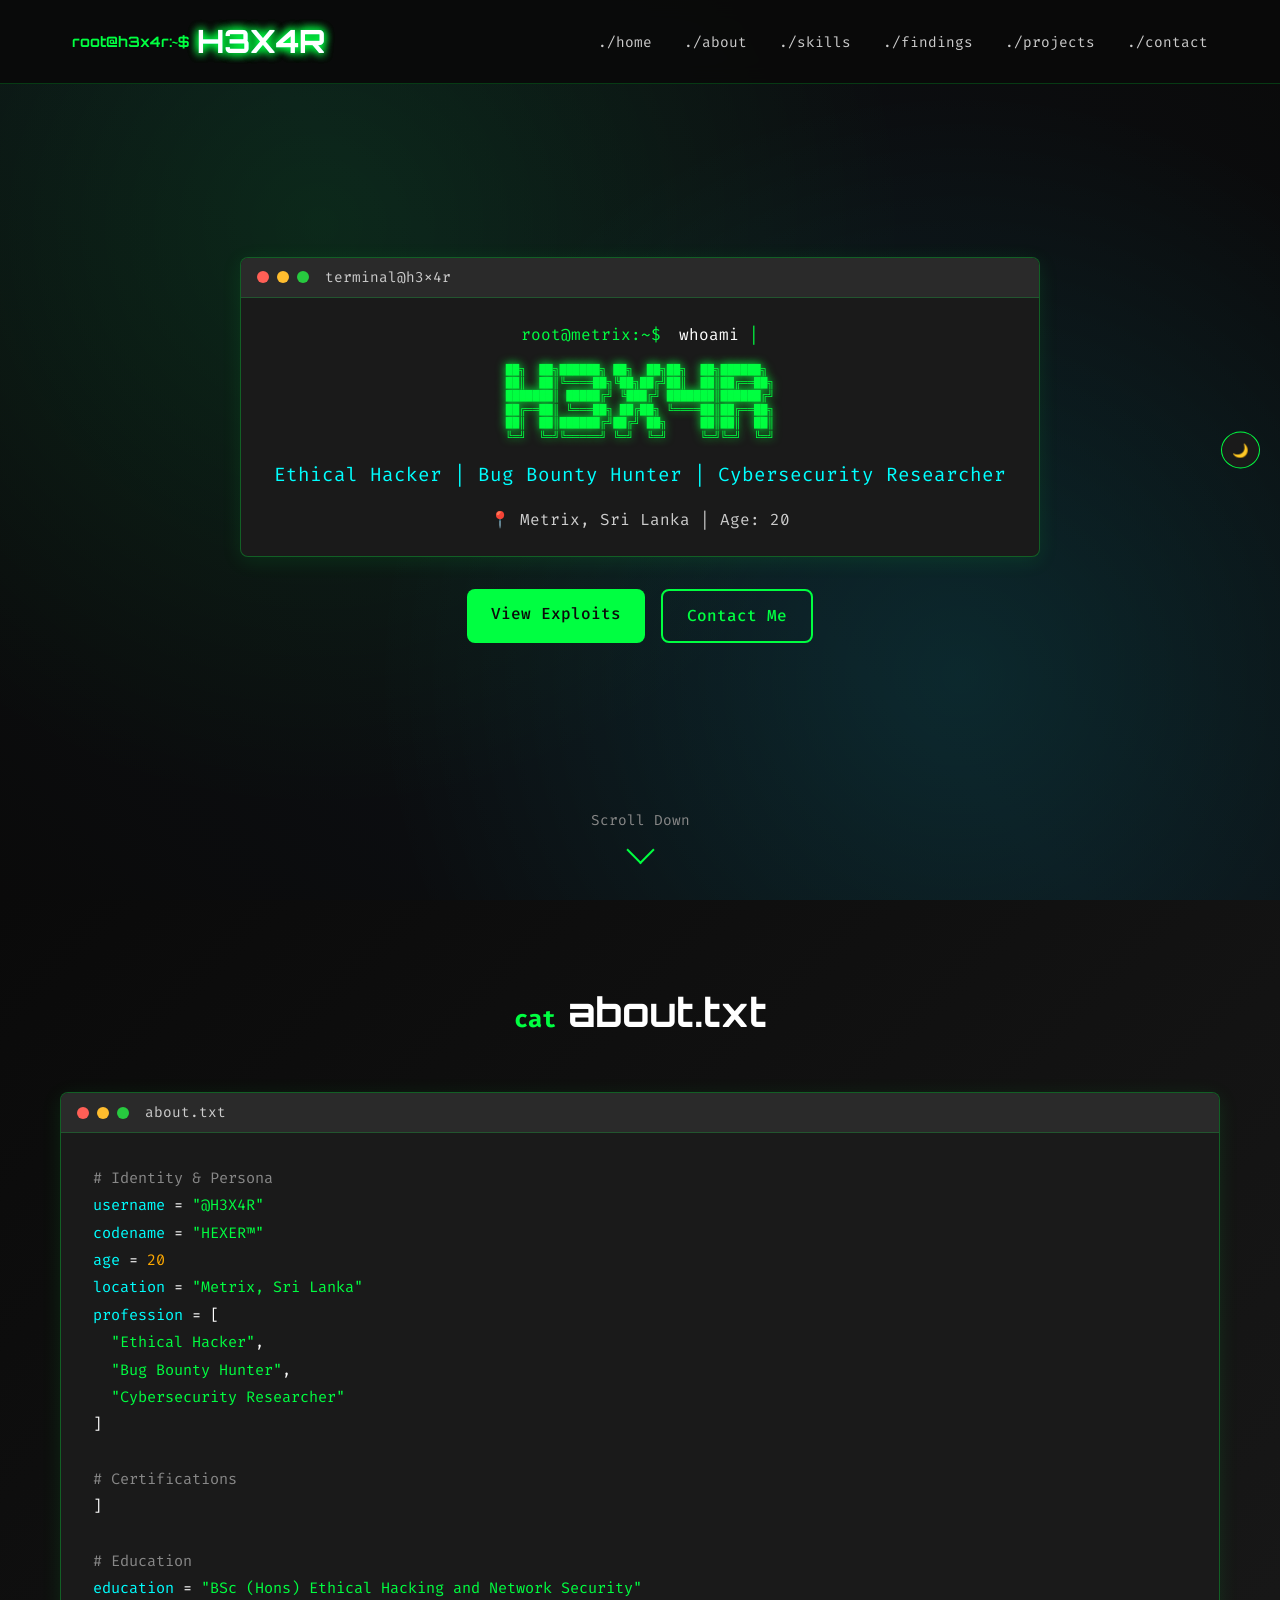
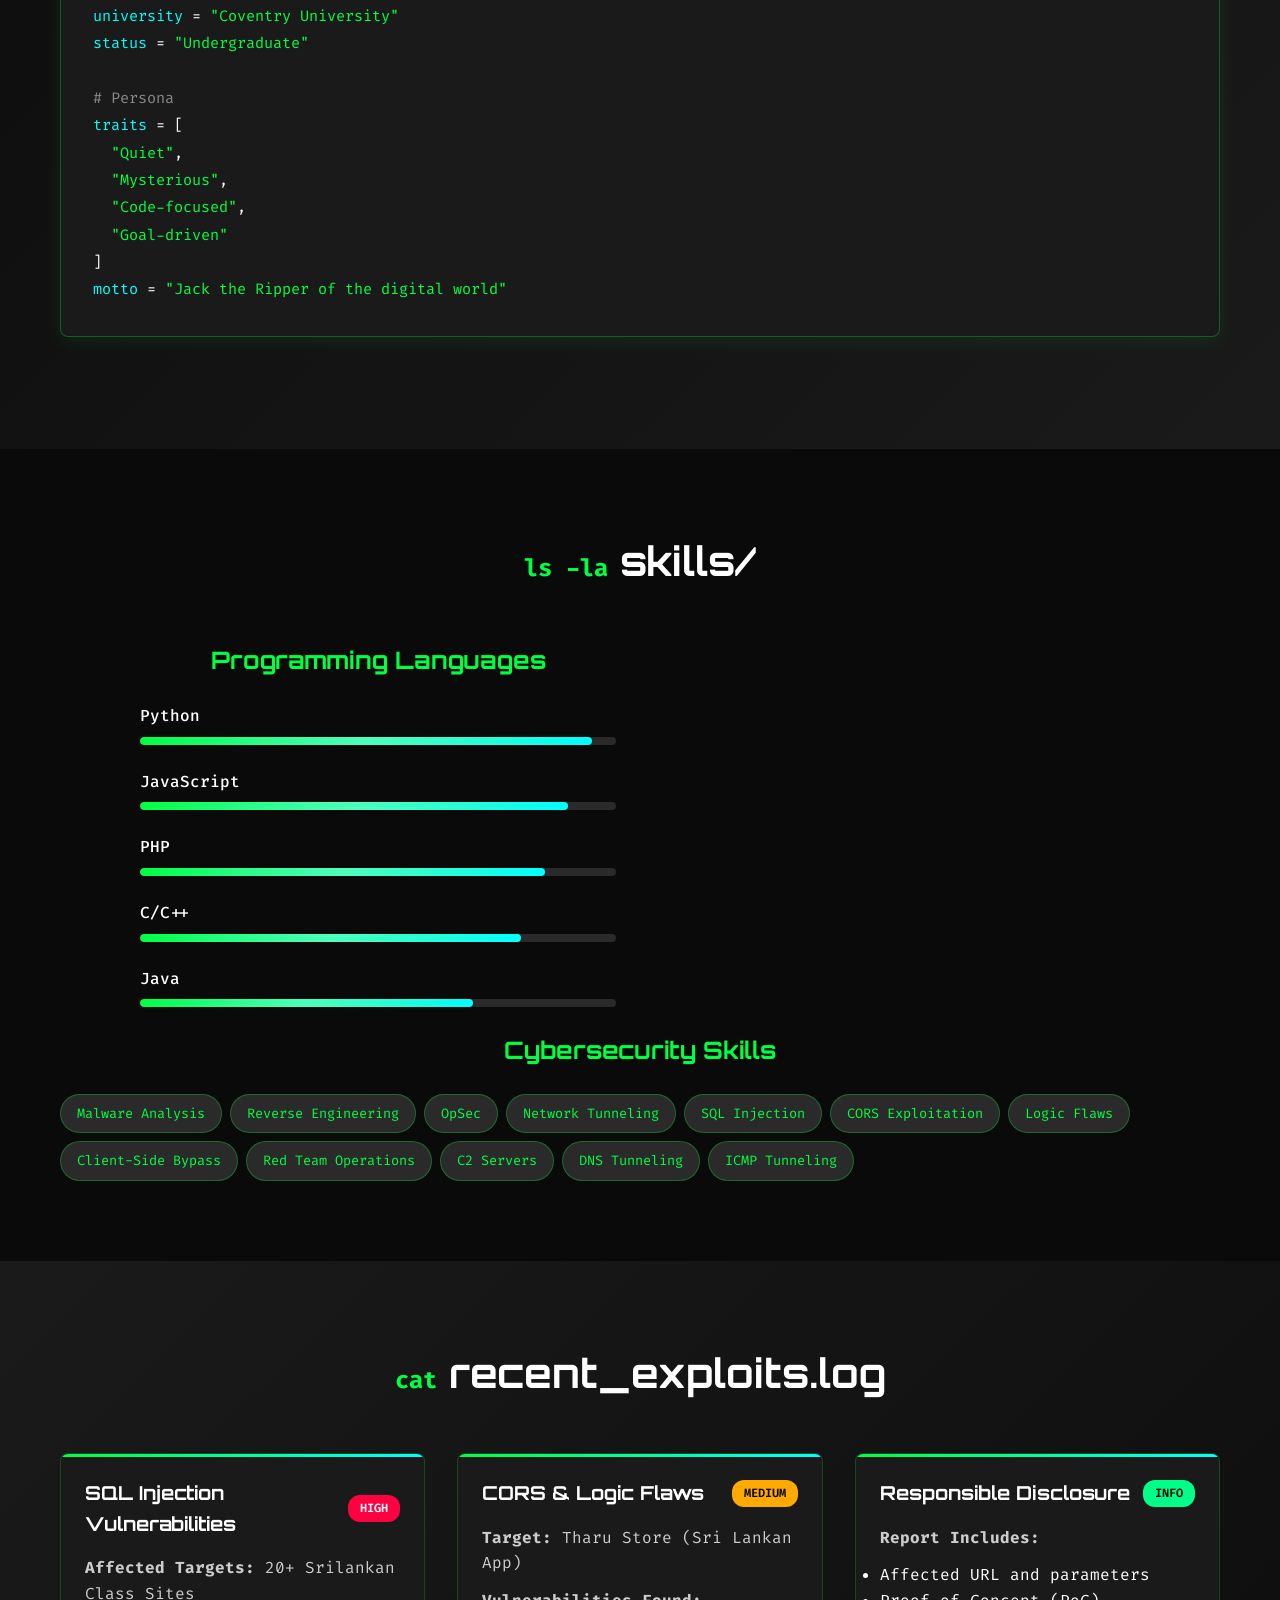
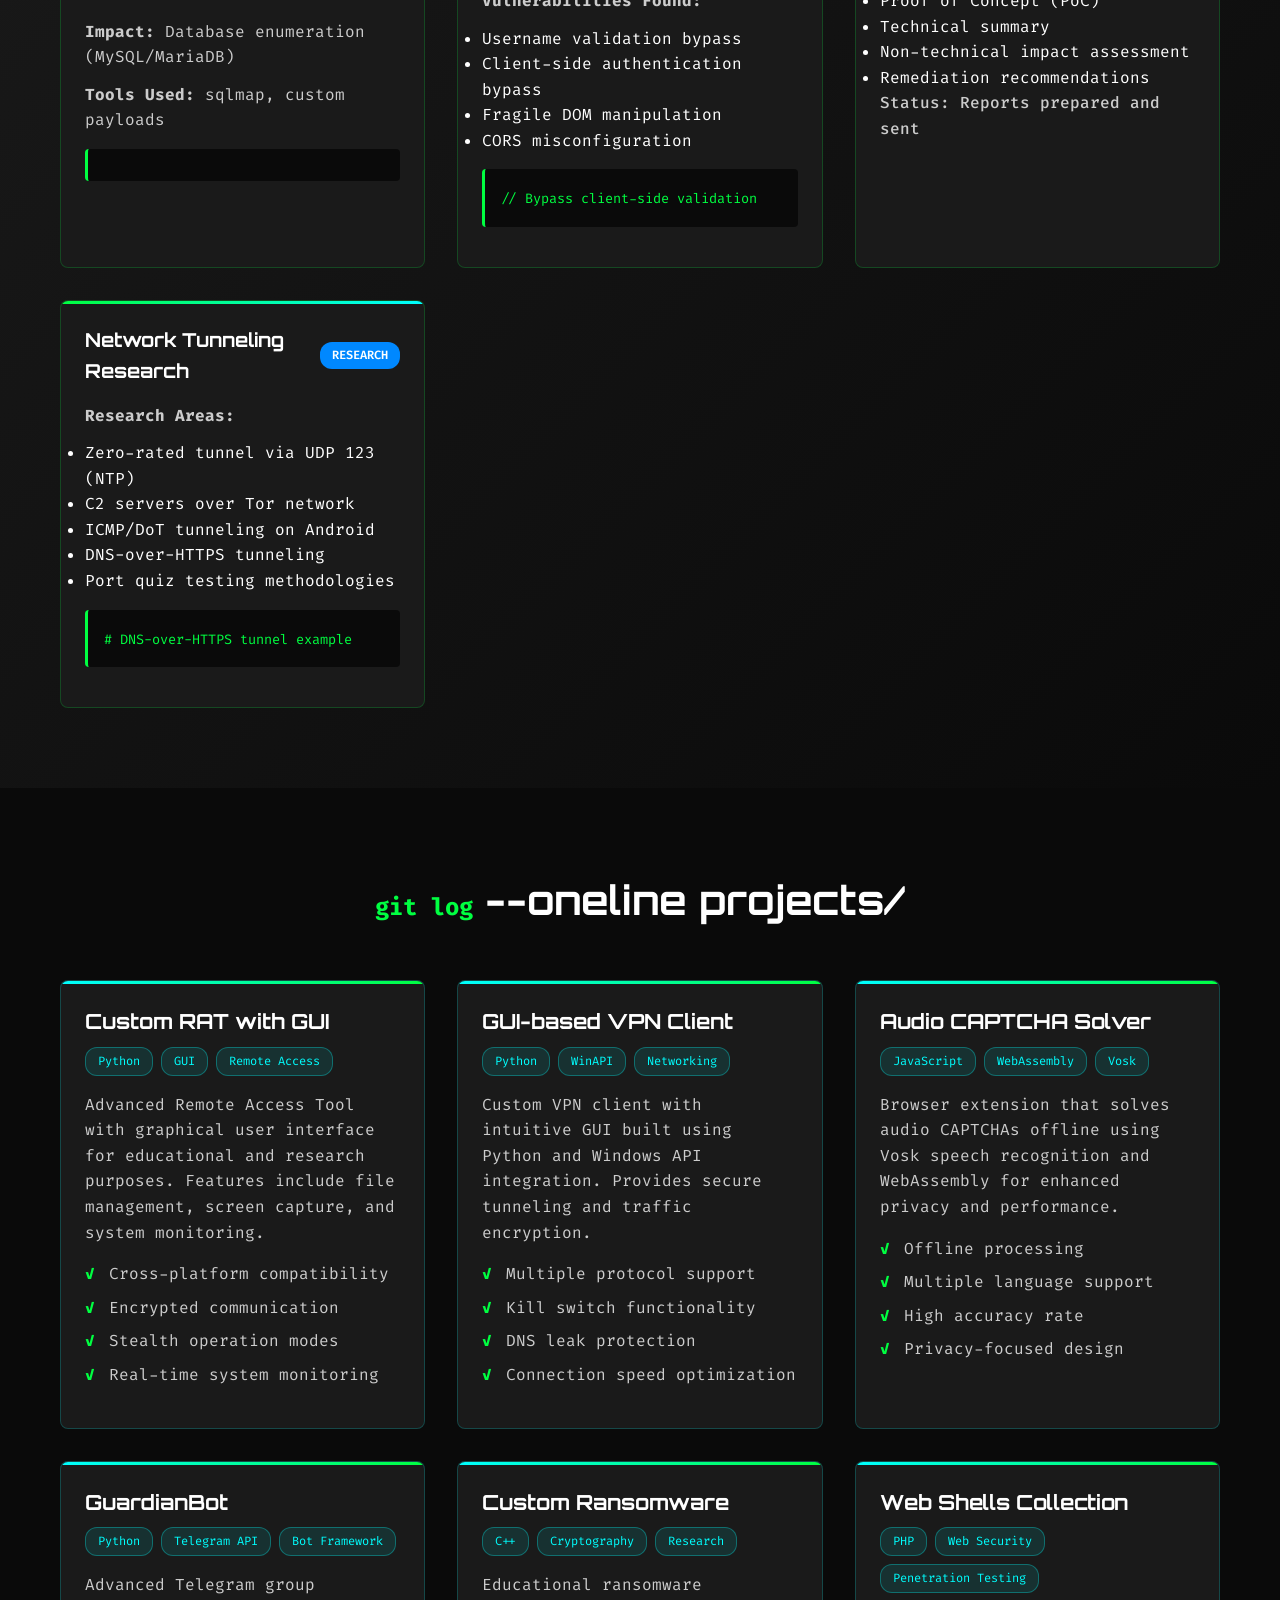
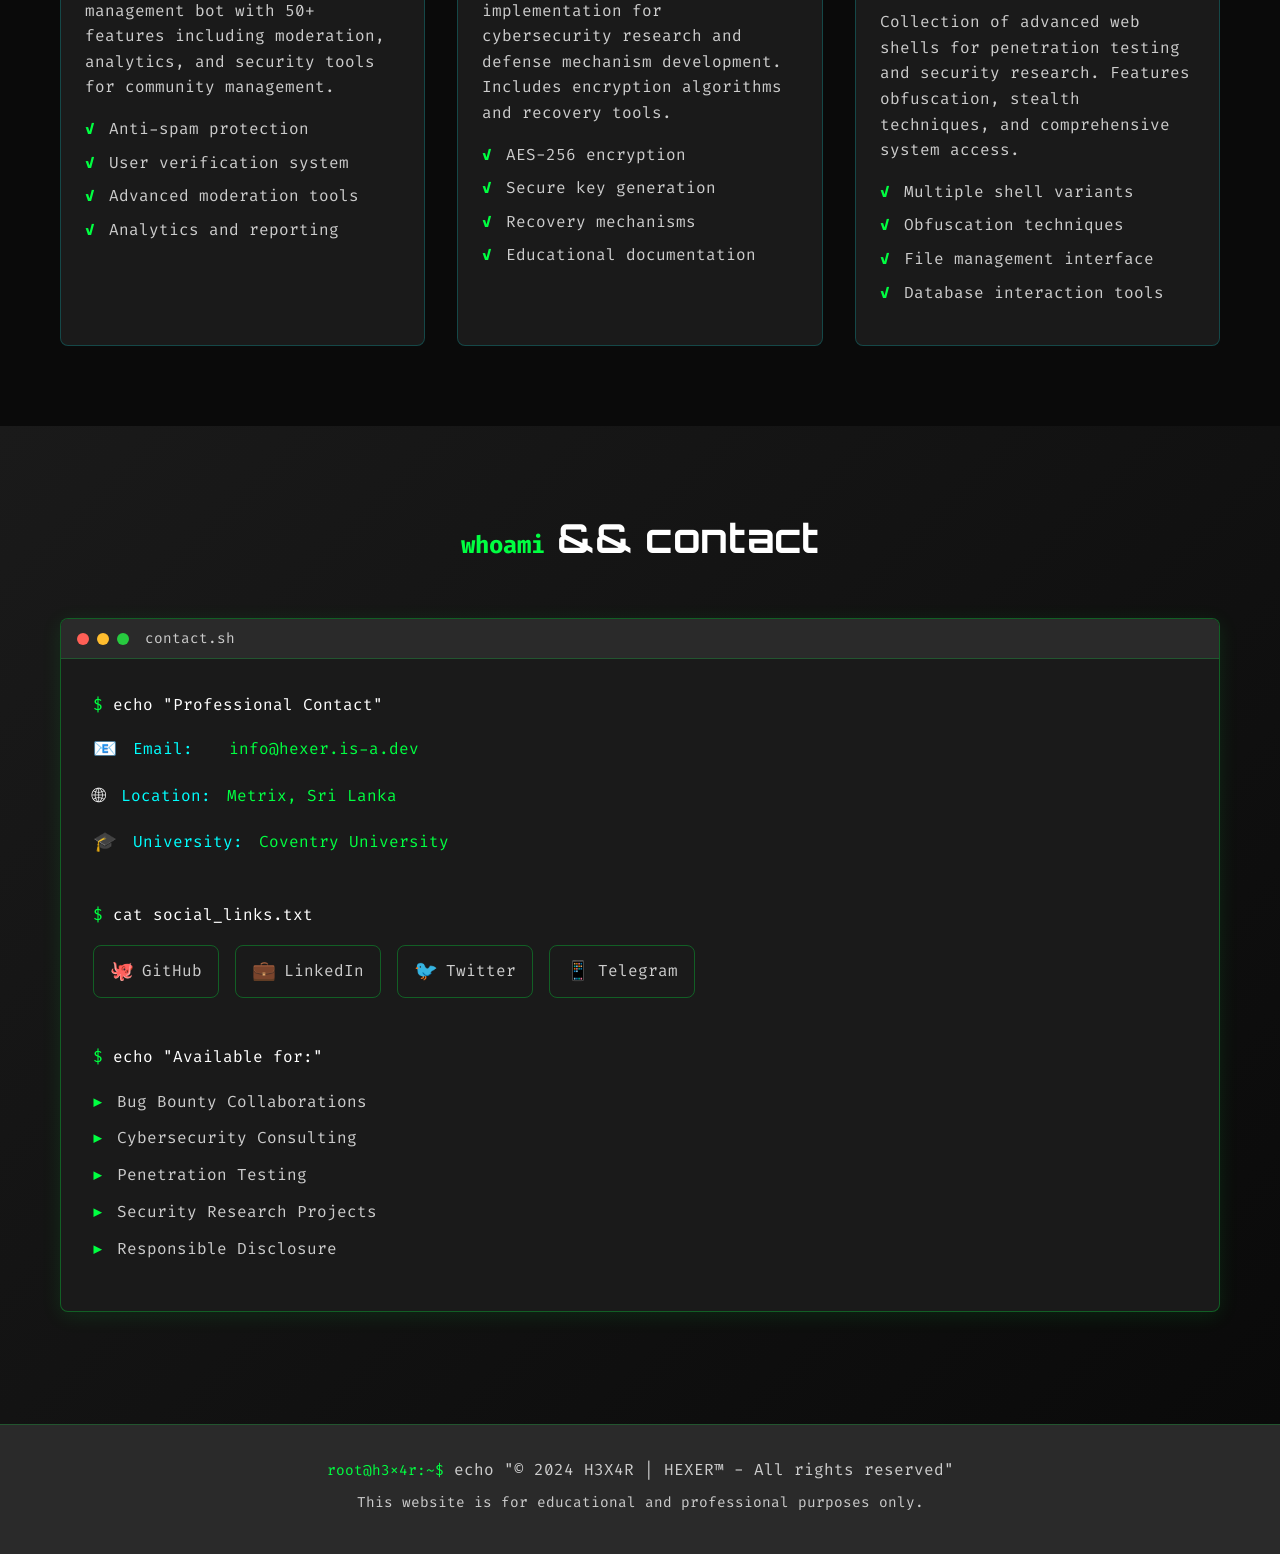
<file: index2.html>
<!DOCTYPE html>
<html lang="en">
<head>
    <meta charset="UTF-8">
    <meta name="viewport" content="width=device-width, initial-scale=1.0">
    <title>H3X4R | Ethical Hacker & Cybersecurity Researcher</title>
    <meta name="description" content="H3X4R - Ethical hacker, bug bounty hunter, and cybersecurity researcher from Sri Lanka. Specializing in vulnerability research and responsible disclosure.">
    <link rel="stylesheet" href="styles.css">
    <link rel="preconnect" href="https://fonts.googleapis.com">
    <link rel="preconnect" href="https://fonts.gstatic.com" crossorigin>
    <link href="https://fonts.googleapis.com/css2?family=Fira+Code:wght@300;400;500;600;700&family=Orbitron:wght@400;700;900&family=Roboto+Mono:wght@300;400;500&display=swap" rel="stylesheet">
</head>
<body>
    <!-- Matrix Background -->
    <div id="matrix-bg"></div>
    
    <!-- Header -->
    <header class="header">
        <nav class="nav">
            <div class="nav-brand">
                <span class="terminal-prompt">root@h3x4r:~$</span>
                <span class="brand-text">H3X4R</span>
            </div>
            <ul class="nav-menu" id="nav-menu">
                <li><a href="#home" class="nav-link">./home</a></li>
                <li><a href="#about" class="nav-link">./about</a></li>
                <li><a href="#skills" class="nav-link">./skills</a></li>
                <li><a href="#findings" class="nav-link">./findings</a></li>
                <li><a href="#projects" class="nav-link">./projects</a></li>
                <li><a href="#contact" class="nav-link">./contact</a></li>
            </ul>
            <div class="nav-toggle" id="nav-toggle">
                <span></span>
                <span></span>
                <span></span>
            </div>
        </nav>
    </header>

    <!-- Hero Section -->
    <section id="home" class="hero">
        <div class="hero-content">
            <div class="terminal-window">
                <div class="terminal-header">
                    <div class="terminal-buttons">
                        <span class="btn-close"></span>
                        <span class="btn-minimize"></span>
                        <span class="btn-maximize"></span>
                    </div>
                    <span class="terminal-title">terminal@h3x4r</span>
                </div>
                <div class="terminal-body">
                    <div class="terminal-line">
                        <span class="prompt">root@metrix:~$</span>
                        <span class="command" id="typing-text"></span>
                        <span class="cursor">|</span>
                    </div>
                    <div class="output">
                        <pre class="ascii-art">
██╗  ██╗██████╗ ██╗  ██╗██╗  ██╗██████╗ 
██║  ██║╚════██╗╚██╗██╔╝██║  ██║██╔══██╗
███████║ █████╔╝ ╚███╔╝ ███████║██████╔╝
██╔══██║ ╚═══██╗ ██╔██╗ ╚════██║██╔══██╗
██║  ██║██████╔╝██╔╝ ██╗     ██║██║  ██║
╚═╝  ╚═╝╚═════╝ ╚═╝  ╚═╝     ╚═╝╚═╝  ╚═╝
</pre>
                        <p class="hero-subtitle">Ethical Hacker | Bug Bounty Hunter | Cybersecurity Researcher</p>
                        <p class="hero-location">📍 Metrix, Sri Lanka | Age: 20</p>
                    </div>
                </div>
            </div>
            <div class="hero-actions">
                <a href="#findings" class="btn btn-primary">View Exploits</a>
                <a href="#contact" class="btn btn-secondary">Contact Me</a>
            </div>
        </div>
        <div class="scroll-indicator">
            <span>Scroll Down</span>
            <div class="scroll-arrow"></div>
        </div>
    </section>

    <!-- About Section -->
    <section id="about" class="about">
        <div class="container">
            <h2 class="section-title">
                <span class="terminal-prompt">cat</span> about.txt
            </h2>
            <div class="about-content">
                <div class="about-terminal">
                    <div class="terminal-window">
                        <div class="terminal-header">
                            <div class="terminal-buttons">
                                <span class="btn-close"></span>
                                <span class="btn-minimize"></span>
                                <span class="btn-maximize"></span>
                            </div>
                            <span class="terminal-title">about.txt</span>
                        </div>
                        <div class="terminal-body">
                            <div class="code-block">
                                <span class="comment"># Identity & Persona</span><br>
                                <span class="variable">username</span> = <span class="string">"@H3X4R"</span><br>
                                <span class="variable">codename</span> = <span class="string">"HEXER™"</span><br>
                                <span class="variable">age</span> = <span class="number">20</span><br>
                                <span class="variable">location</span> = <span class="string">"Metrix, Sri Lanka"</span><br>
                                <span class="variable">profession</span> = [<br>
                                &nbsp;&nbsp;<span class="string">"Ethical Hacker"</span>,<br>
                                &nbsp;&nbsp;<span class="string">"Bug Bounty Hunter"</span>,<br>
                                &nbsp;&nbsp;<span class="string">"Cybersecurity Researcher"</span><br>
                                ]<br><br>
                                <span class="comment"># Certifications</span><br>
                                <!-- <span class="variable">certifications</span> = [<br>
                                &nbsp;&nbsp;<span class="string">"CEH v12"</span>,<br>
                                &nbsp;&nbsp;<span class="string">"eJPT"</span>,<br>
                                &nbsp;&nbsp;<span class="string">"Cybersecurity Essentials (Cisco)"</span><br> -->
                                ]<br><br>
                                <span class="comment"># Education</span><br>
                                <span class="variable">education</span> = <span class="string">"BSc (Hons) Ethical Hacking and Network Security"</span><br>
                                <span class="variable">university</span> = <span class="string">"Coventry University"</span><br>
                                <span class="variable">status</span> = <span class="string">"Undergraduate"</span><br><br>
                                <span class="comment"># Persona</span><br>
                                <span class="variable">traits</span> = [<br>
                                &nbsp;&nbsp;<span class="string">"Quiet"</span>,<br>
                                &nbsp;&nbsp;<span class="string">"Mysterious"</span>,<br>
                                &nbsp;&nbsp;<span class="string">"Code-focused"</span>,<br>
                                &nbsp;&nbsp;<span class="string">"Goal-driven"</span><br>
                                ]<br>
                                <span class="variable">motto</span> = <span class="string">"Jack the Ripper of the digital world"</span>
                            </div>
                        </div>
                    </div>
                </div>
            </div>
        </div>
    </section>

    <!-- Skills Section -->
    <section id="skills" class="skills">
        <div class="container">
            <h2 class="section-title">
                <span class="terminal-prompt">ls -la</span> skills/
            </h2>
            <div class="skills-grid">
                <div class="skill-category">
                    <h3>Programming Languages</h3>
                    <div class="skill-list">
                        <div class="skill-item">
                            <span class="skill-name">Python</span>
                            <div class="skill-bar">
                                <div class="skill-progress" data-width="95"></div>
                            </div>
                        </div>
                        <div class="skill-item">
                            <span class="skill-name">JavaScript</span>
                            <div class="skill-bar">
                                <div class="skill-progress" data-width="90"></div>
                            </div>
                        </div>
                        <div class="skill-item">
                            <span class="skill-name">PHP</span>
                            <div class="skill-bar">
                                <div class="skill-progress" data-width="85"></div>
                            </div>
                        </div>
                        <div class="skill-item">
                            <span class="skill-name">C/C++</span>
                            <div class="skill-bar">
                                <div class="skill-progress" data-width="80"></div>
                            </div>
                        </div>
                        <!-- <div class="skill-item">
                            <span class="skill-name">C#</span>
                            <div class="skill-bar">
                                <div class="skill-progress" data-width="75"></div>
                            </div> -->
                        </div>
                        <div class="skill-item">
                            <span class="skill-name">Java</span>
                            <div class="skill-bar">
                                <div class="skill-progress" data-width="70"></div>
                            </div>
                        </div>
                    </div>
                </div>
                <div class="skill-category">
                    <h3>Cybersecurity Skills</h3>
                    <div class="skill-tags">
                        <span class="skill-tag">Malware Analysis</span>
                        <span class="skill-tag">Reverse Engineering</span>
                        <span class="skill-tag">OpSec</span>
                        <span class="skill-tag">Network Tunneling</span>
                        <span class="skill-tag">SQL Injection</span>
                        <span class="skill-tag">CORS Exploitation</span>
                        <span class="skill-tag">Logic Flaws</span>
                        <span class="skill-tag">Client-Side Bypass</span>
                        <span class="skill-tag">Red Team Operations</span>
                        <span class="skill-tag">C2 Servers</span>
                        <span class="skill-tag">DNS Tunneling</span>
                        <span class="skill-tag">ICMP Tunneling</span>
                    </div>
                </div>
            </div>
        </div>
    </section>

    <!-- Findings Section -->
    <section id="findings" class="findings">
        <div class="container">
            <h2 class="section-title">
                <span class="terminal-prompt">cat</span> recent_exploits.log
            </h2>
            <div class="findings-grid">
                <div class="finding-card">
                    <div class="finding-header">
                        <h3>SQL Injection Vulnerabilities</h3>
                        <span class="severity high">HIGH</span>
                    </div>
                    <div class="finding-content">
                        <p><strong>Affected Targets: </strong>20+ Srilankan Class Sites</p>
                        
                        <p><strong>Impact:</strong> Database enumeration (MySQL/MariaDB)</p>
                        <p><strong>Tools Used:</strong> sqlmap, custom payloads</p>
                        <div class="code-snippet">
                            <!-- <code>sqlmap -u "target.lk/page.php?id=1" --dbs --batch</code> -->
                        </div>
                    </div>
                </div>

                <div class="finding-card">
                    <div class="finding-header">
                        <h3>CORS & Logic Flaws</h3>
                        <span class="severity medium">MEDIUM</span>
                    </div>
                    <div class="finding-content">
                        <p><strong>Target:</strong> Tharu Store (Sri Lankan App)</p>
                        <p><strong>Vulnerabilities Found:</strong></p>
                        <ul>
                            <li>Username validation bypass</li>
                            <li>Client-side authentication bypass</li>
                            <li>Fragile DOM manipulation</li>
                            <li>CORS misconfiguration</li>
                        </ul>
                        <div class="code-snippet">
                            <code>// Bypass client-side validation
                            </code>
                        </div>
                    </div>
                </div>

                <div class="finding-card">
                    <div class="finding-header">
                        <h3>Responsible Disclosure</h3>
                        <span class="severity info">INFO</span>
                    </div>
                    <div class="finding-content">
                        <!-- <p><strong>Contact:</strong> tocontact@xxxbank.com</p> -->
                        <p><strong>Report Includes:</strong></p>
                        <ul>
                            <li>Affected URL and parameters</li>
                            <li>Proof of Concept (PoC)</li>
                            <li>Technical summary</li>
                            <li>Non-technical impact assessment</li>
                            <li>Remediation recommendations</li>
                        </ul>
                        <p class="status">Status: Reports prepared and sent</p>
                    </div>
                </div>

                <div class="finding-card">
                    <div class="finding-header">
                        <h3>Network Tunneling Research</h3>
                        <span class="severity low">RESEARCH</span>
                    </div>
                    <div class="finding-content">
                        <p><strong>Research Areas:</strong></p>
                        <ul>
                            <li>Zero-rated tunnel via UDP 123 (NTP)</li>
                            <li>C2 servers over Tor network</li>
                            <li>ICMP/DoT tunneling on Android</li>
                            <li>DNS-over-HTTPS tunneling</li>
                            <li>Port quiz testing methodologies</li>
                        </ul>
                        <div class="code-snippet">
                            <code># DNS-over-HTTPS tunnel example
                            </code>
                        </div>
                    </div>
                </div>
            </div>
        </div>
    </section>

    <!-- Projects Section -->
    <section id="projects" class="projects">
        <div class="container">
            <h2 class="section-title">
                <span class="terminal-prompt">git log</span> --oneline projects/
            </h2>
            <div class="projects-grid">
                <div class="project-card">
                    <div class="project-header">
                        <h3>Custom RAT with GUI</h3>
                        <div class="project-tags">
                            <span class="tag">Python</span>
                            <span class="tag">GUI</span>
                            <span class="tag">Remote Access</span>
                        </div>
                    </div>
                    <div class="project-content">
                        <p>Advanced Remote Access Tool with graphical user interface for educational and research purposes. Features include file management, screen capture, and system monitoring.</p>
                        <div class="project-features">
                            <ul>
                                <li>Cross-platform compatibility</li>
                                <li>Encrypted communication</li>
                                <li>Stealth operation modes</li>
                                <li>Real-time system monitoring</li>
                            </ul>
                        </div>
                    </div>
                </div>

                <div class="project-card">
                    <div class="project-header">
                        <h3>GUI-based VPN Client</h3>
                        <div class="project-tags">
                            <span class="tag">Python</span>
                            <span class="tag">WinAPI</span>
                            <span class="tag">Networking</span>
                        </div>
                    </div>
                    <div class="project-content">
                        <p>Custom VPN client with intuitive GUI built using Python and Windows API integration. Provides secure tunneling and traffic encryption.</p>
                        <div class="project-features">
                            <ul>
                                <li>Multiple protocol support</li>
                                <li>Kill switch functionality</li>
                                <li>DNS leak protection</li>
                                <li>Connection speed optimization</li>
                            </ul>
                        </div>
                    </div>
                </div>

                <div class="project-card">
                    <div class="project-header">
                        <h3>Audio CAPTCHA Solver</h3>
                        <div class="project-tags">
                            <span class="tag">JavaScript</span>
                            <span class="tag">WebAssembly</span>
                            <span class="tag">Vosk</span>
                        </div>
                    </div>
                    <div class="project-content">
                        <p>Browser extension that solves audio CAPTCHAs offline using Vosk speech recognition and WebAssembly for enhanced privacy and performance.</p>
                        <div class="project-features">
                            <ul>
                                <li>Offline processing</li>
                                <li>Multiple language support</li>
                                <li>High accuracy rate</li>
                                <li>Privacy-focused design</li>
                            </ul>
                        </div>
                    </div>
                </div>

                <div class="project-card">
                    <div class="project-header">
                        <h3>GuardianBot</h3>
                        <div class="project-tags">
                            <span class="tag">Python</span>
                            <span class="tag">Telegram API</span>
                            <span class="tag">Bot Framework</span>
                        </div>
                    </div>
                    <div class="project-content">
                        <p>Advanced Telegram group management bot with 50+ features including moderation, analytics, and security tools for community management.</p>
                        <div class="project-features">
                            <ul>
                                <li>Anti-spam protection</li>
                                <li>User verification system</li>
                                <li>Advanced moderation tools</li>
                                <li>Analytics and reporting</li>
                            </ul>
                        </div>
                    </div>
                </div>

                <div class="project-card">
                    <div class="project-header">
                        <h3>Custom Ransomware</h3>
                        <div class="project-tags">
                            <span class="tag">C++</span>
                            <span class="tag">Cryptography</span>
                            <span class="tag">Research</span>
                        </div>
                    </div>
                    <div class="project-content">
                        <p>Educational ransomware implementation for cybersecurity research and defense mechanism development. Includes encryption algorithms and recovery tools.</p>
                        <div class="project-features">
                            <ul>
                                <li>AES-256 encryption</li>
                                <li>Secure key generation</li>
                                <li>Recovery mechanisms</li>
                                <li>Educational documentation</li>
                            </ul>
                        </div>
                    </div>
                </div>

                <div class="project-card">
                    <div class="project-header">
                        <h3>Web Shells Collection</h3>
                        <div class="project-tags">
                            <span class="tag">PHP</span>
                            <span class="tag">Web Security</span>
                            <span class="tag">Penetration Testing</span>
                        </div>
                    </div>
                    <div class="project-content">
                        <p>Collection of advanced web shells for penetration testing and security research. Features obfuscation, stealth techniques, and comprehensive system access.</p>
                        <div class="project-features">
                            <ul>
                                <li>Multiple shell variants</li>
                                <li>Obfuscation techniques</li>
                                <li>File management interface</li>
                                <li>Database interaction tools</li>
                            </ul>
                        </div>
                    </div>
                </div>
            </div>
        </div>
    </section>

    <!-- Contact Section -->
    <section id="contact" class="contact">
        <div class="container">
            <h2 class="section-title">
                <span class="terminal-prompt">whoami</span> && contact
            </h2>
            <div class="contact-content">
                <div class="contact-terminal">
                    <div class="terminal-window">
                        <div class="terminal-header">
                            <div class="terminal-buttons">
                                <span class="btn-close"></span>
                                <span class="btn-minimize"></span>
                                <span class="btn-maximize"></span>
                            </div>
                            <span class="terminal-title">contact.sh</span>
                        </div>
                        <div class="terminal-body">
                            <div class="contact-info">
                                <p><span class="prompt">$</span> echo "Professional Contact"</p>
                                <p class="contact-item">
                                    <span class="icon">📧</span>
                                    <span class="label">Email:</span>
                                    <span class="value">info@hexer.is-a.dev</span>
                                </p>
                                <p class="contact-item">
                                    <span class="icon">🌐</span>
                                    <span class="label">Location:</span>
                                    <span class="value">Metrix, Sri Lanka</span>
                                </p>
                                <p class="contact-item">
                                    <span class="icon">🎓</span>
                                    <span class="label">University:</span>
                                    <span class="value">Coventry University</span>
                                </p>
                                <br>
                                <p><span class="prompt">$</span> cat social_links.txt</p>
                                <div class="social-links">
                                    <a href="https://github.com/HEXER365" class="social-link">
                                        <span class="social-icon">🐙</span>
                                        <span>GitHub</span>
                                    </a>
                                    <a href="#" class="social-link">
                                        <span class="social-icon">💼</span>
                                        <span>LinkedIn</span>
                                    </a>
                                    <a href="#" class="social-link">
                                        <span class="social-icon">🐦</span>
                                        <span>Twitter</span>
                                    </a>
                                    <a href="https://t.me/H3X4R" class="social-link">
                                        <span class="social-icon">📱</span>
                                        <span>Telegram</span>
                                    </a>
                                </div>
                                <br>
                                <p><span class="prompt">$</span> echo "Available for:"</p>
                                <ul class="availability">
                                    <li>Bug Bounty Collaborations</li>
                                    <li>Cybersecurity Consulting</li>
                                    <li>Penetration Testing</li>
                                    <li>Security Research Projects</li>
                                    <li>Responsible Disclosure</li>
                                </ul>
                            </div>
                        </div>
                    </div>
                </div>
            </div>
        </div>
    </section>

    <!-- Footer -->
    <footer class="footer">
        <div class="container">
            <div class="footer-content">
                <p><span class="terminal-prompt">root@h3x4r:~$</span> echo "© 2024 H3X4R | HEXER™ - All rights reserved"</p>
                <p class="footer-note">This website is for educational and professional purposes only.</p>
            </div>
        </div>
    </footer>

    <script src="script.js"></script>
</body>
</html>
</file>
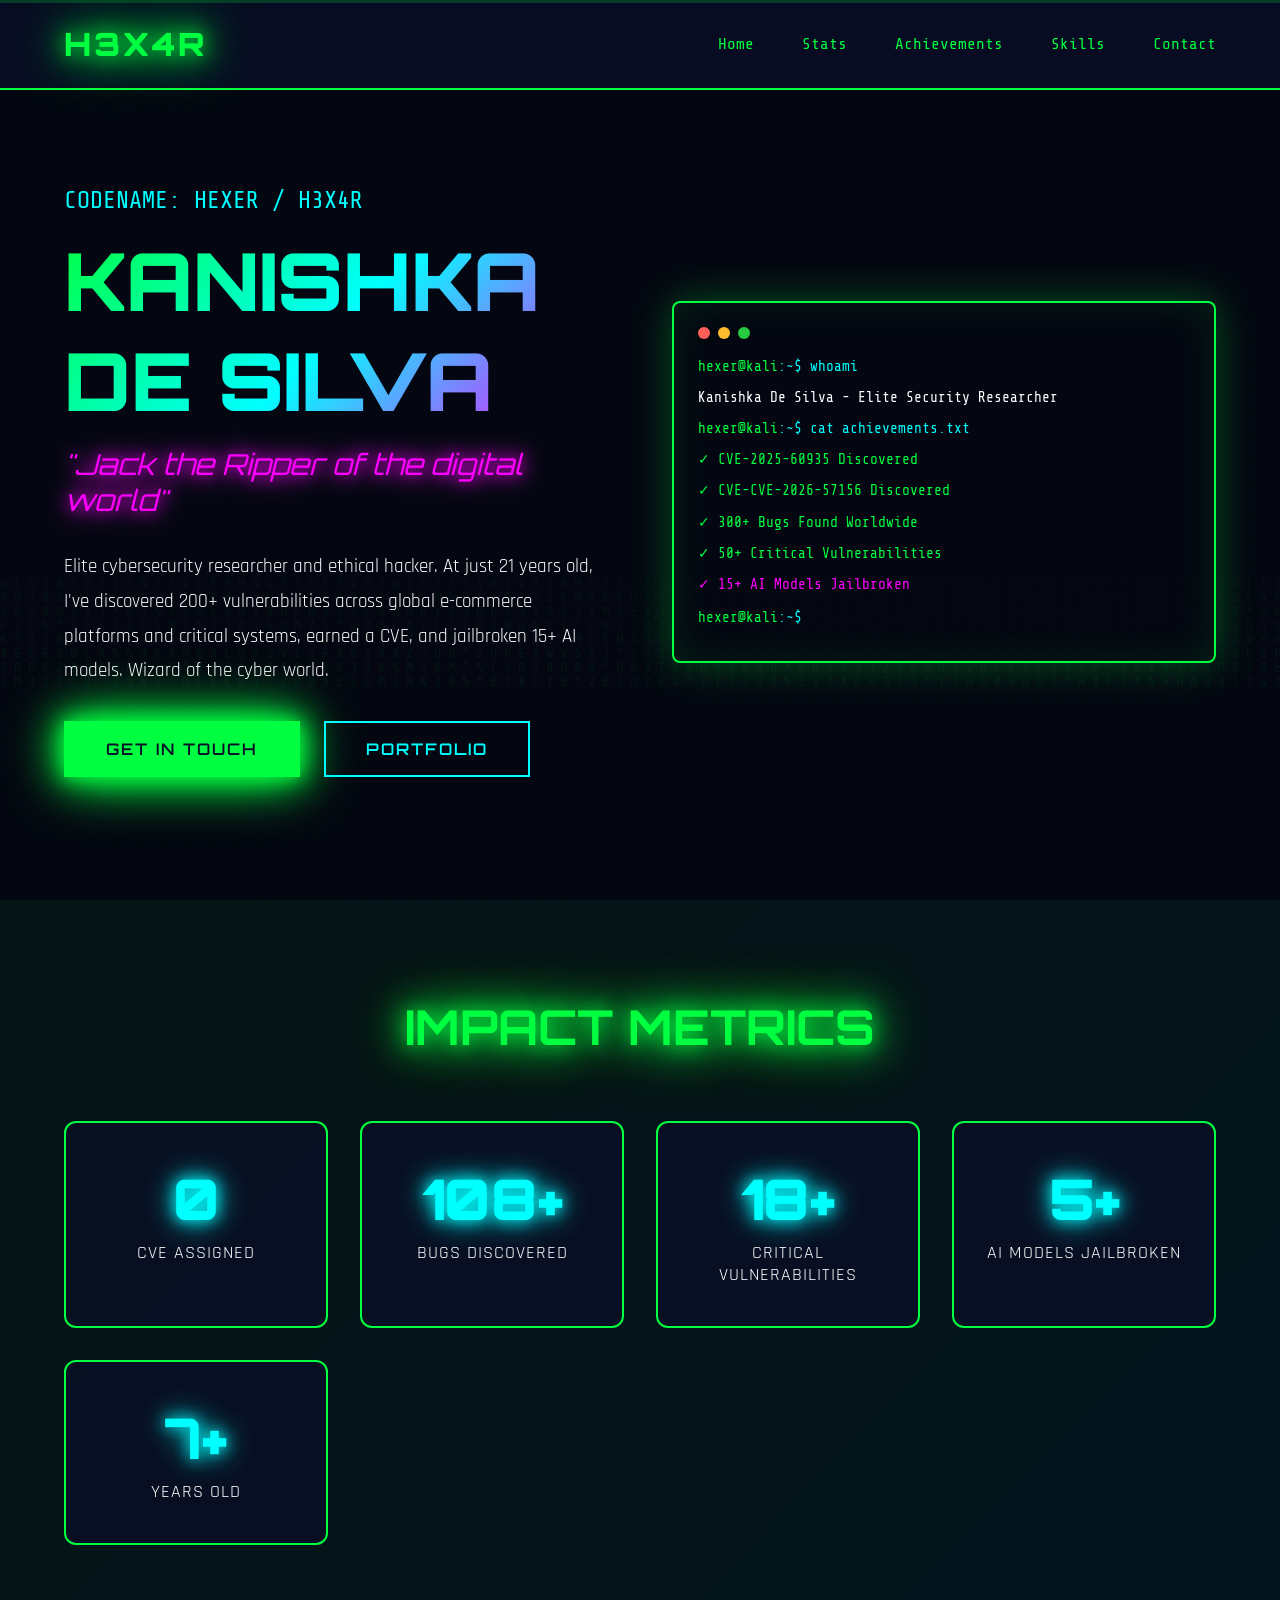
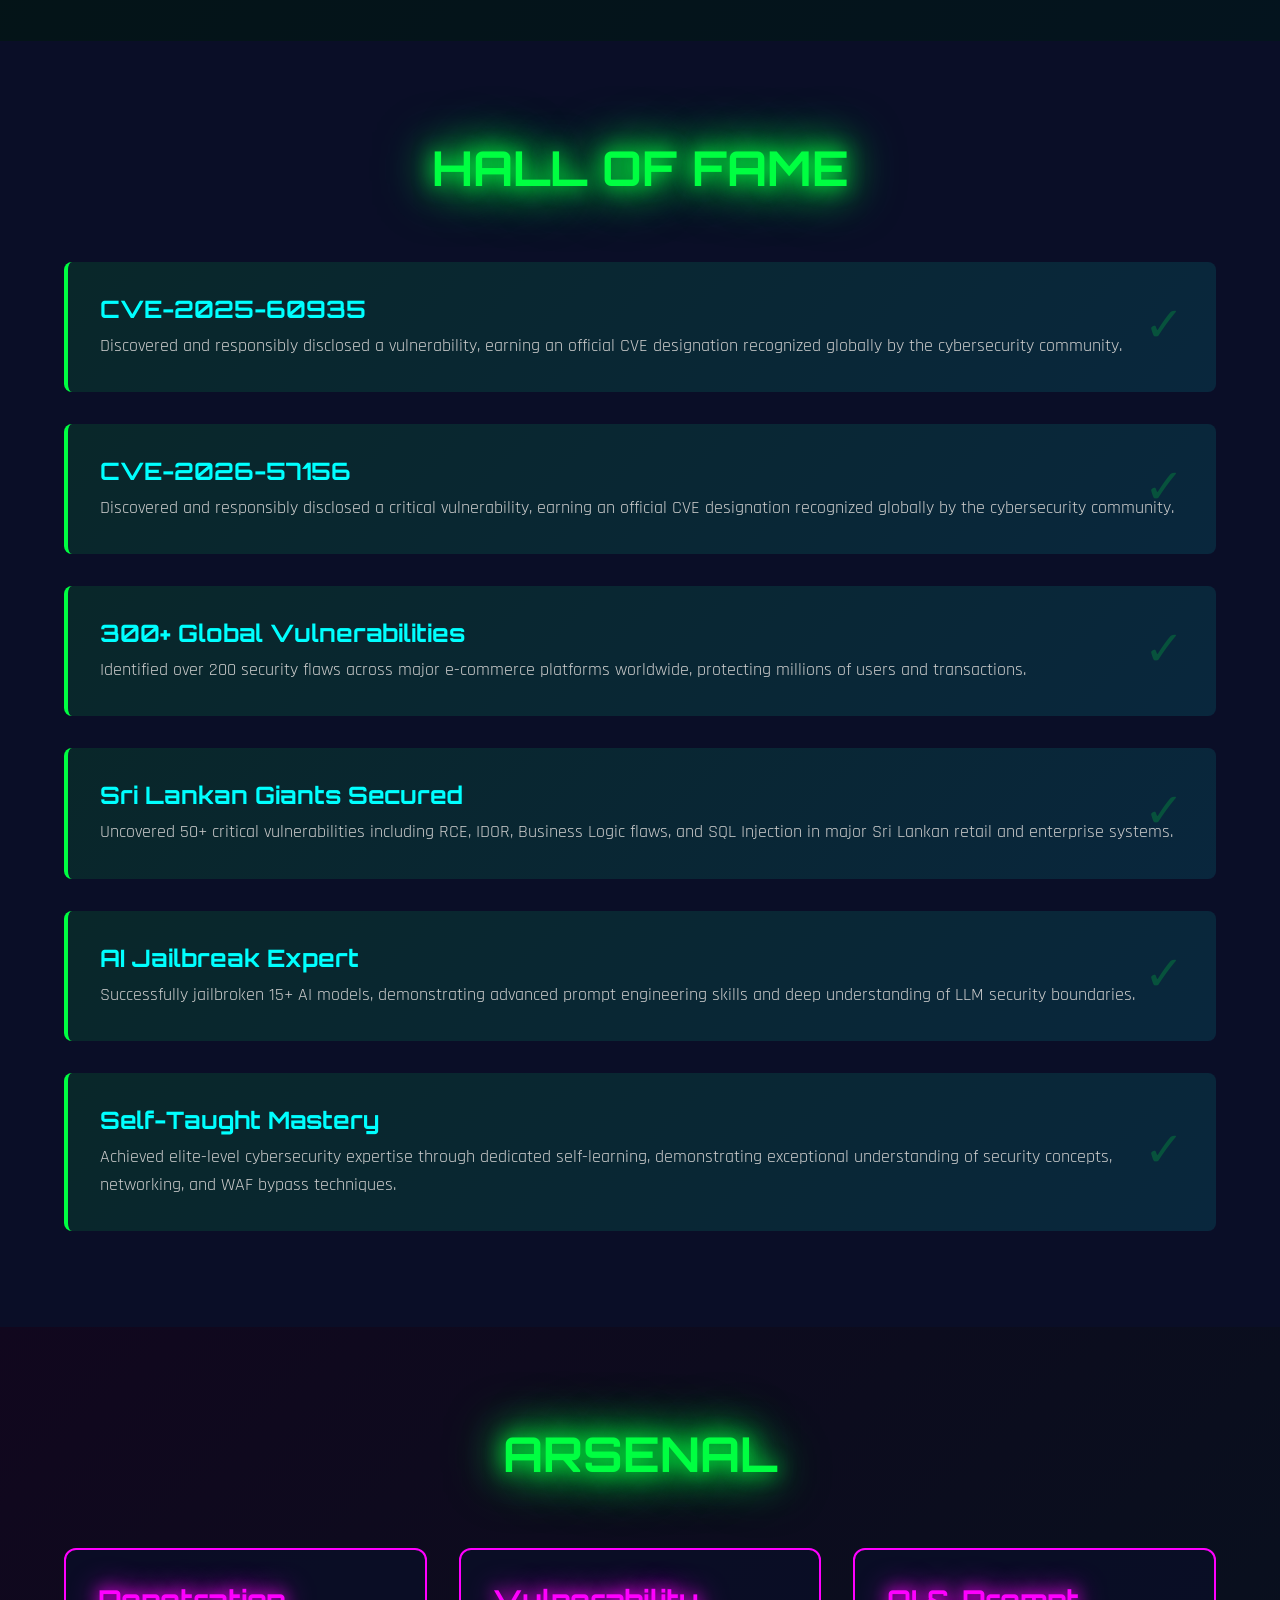
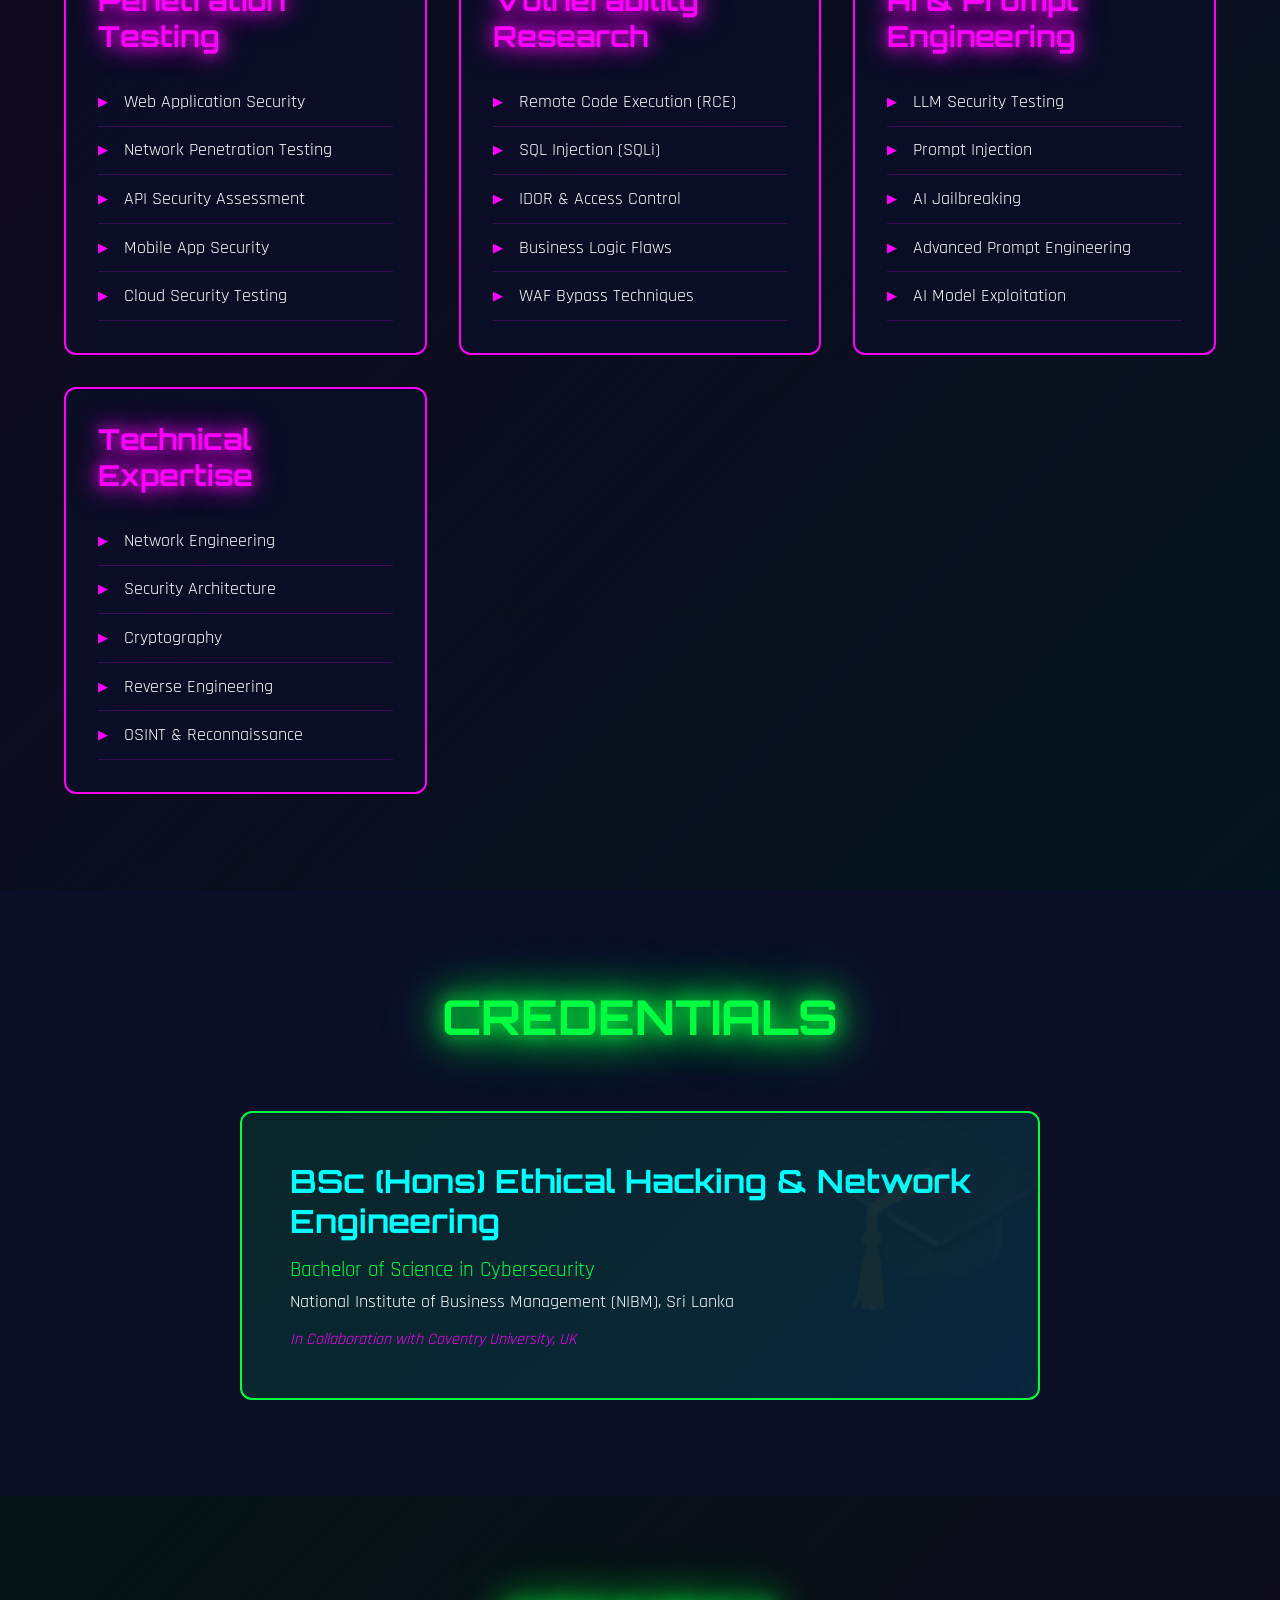
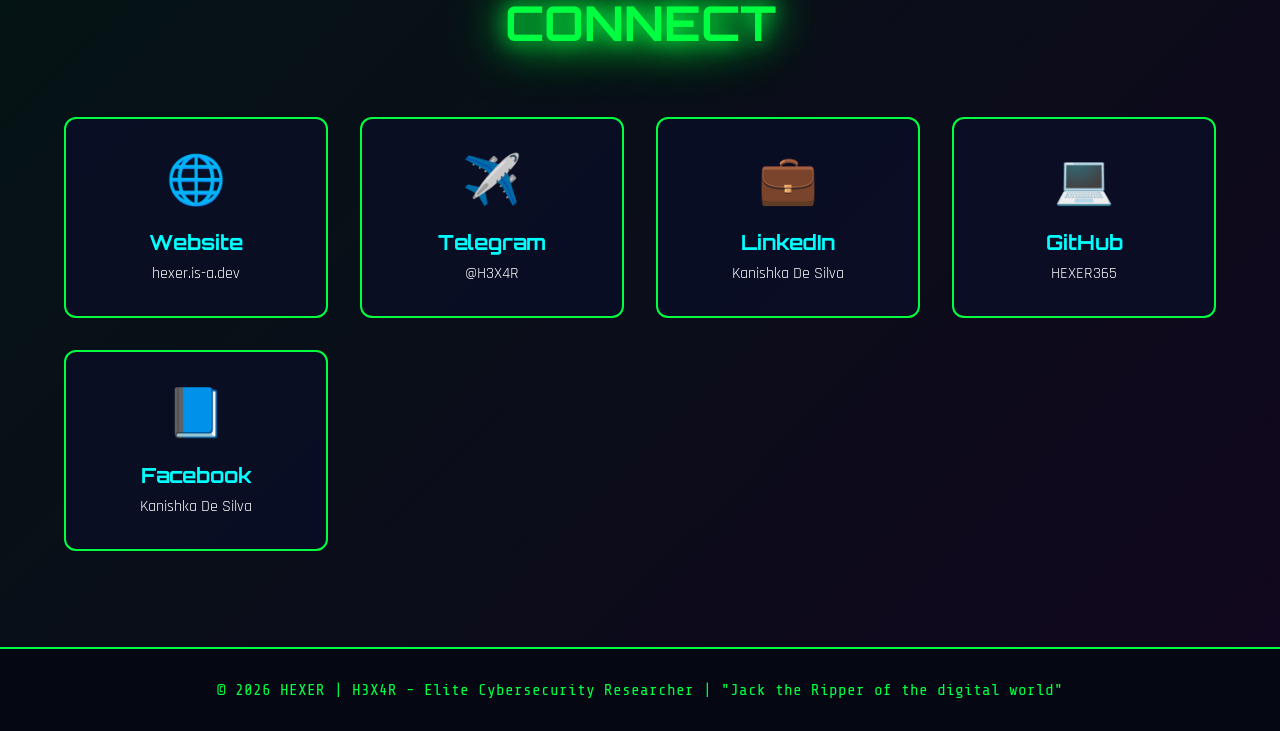
<file: indexv2.html>
<!DOCTYPE html>
<html lang="en">
<head>
    <meta charset="UTF-8">
    <meta name="viewport" content="width=device-width, initial-scale=1.0">
    <title>HEXER | H3X4R - Elite Cybersecurity Researcher</title>
    <link rel="preconnect" href="https://fonts.googleapis.com">
    <link rel="preconnect" href="https://fonts.gstatic.com" crossorigin>
    <link href="https://fonts.googleapis.com/css2?family=Orbitron:wght@400;500;600;700;900&family=Share+Tech+Mono&family=Rajdhani:wght@300;400;500;600;700&display=swap" rel="stylesheet">
    <style>
        :root {
            --primary: #00ff41;
            --secondary: #0ff;
            --accent: #ff00ff;
            --dark: #0a0e27;
            --darker: #050812;
            --light: #00ff4180;
            --glow: 0 0 20px var(--primary), 0 0 40px var(--primary), 0 0 60px var(--primary);
            --glow-secondary: 0 0 15px var(--secondary), 0 0 30px var(--secondary);
            --glow-accent: 0 0 15px var(--accent), 0 0 30px var(--accent);
        }

        * {
            margin: 0;
            padding: 0;
            box-sizing: border-box;
        }

        body {
            font-family: 'Rajdhani', sans-serif;
            background: var(--darker);
            color: var(--primary);
            overflow-x: hidden;
            position: relative;
        }

        /* Animated Background */
        .matrix-bg {
            position: fixed;
            top: 0;
            left: 0;
            width: 100%;
            height: 100%;
            z-index: -1;
            opacity: 0.05;
            pointer-events: none;
        }

        canvas {
            display: block;
        }

        /* Cyber Grid */
        .cyber-grid {
            position: fixed;
            top: 0;
            left: 0;
            width: 100%;
            height: 100%;
            background: 
                linear-gradient(0deg, transparent 24%, rgba(0, 255, 65, 0.03) 25%, rgba(0, 255, 65, 0.03) 26%, transparent 27%, transparent 74%, rgba(0, 255, 65, 0.03) 75%, rgba(0, 255, 65, 0.03) 76%, transparent 77%, transparent),
                linear-gradient(90deg, transparent 24%, rgba(0, 255, 65, 0.03) 25%, rgba(0, 255, 65, 0.03) 26%, transparent 27%, transparent 74%, rgba(0, 255, 65, 0.03) 75%, rgba(0, 255, 65, 0.03) 76%, transparent 77%, transparent);
            background-size: 50px 50px;
            z-index: -1;
            opacity: 0.3;
        }

        /* Header */
        header {
            position: fixed;
            top: 0;
            width: 100%;
            padding: 1.5rem 5%;
            background: rgba(10, 14, 39, 0.8);
            backdrop-filter: blur(10px);
            border-bottom: 2px solid var(--primary);
            z-index: 1000;
            animation: slideDown 0.8s ease-out;
        }

        @keyframes slideDown {
            from {
                transform: translateY(-100%);
                opacity: 0;
            }
            to {
                transform: translateY(0);
                opacity: 1;
            }
        }

        nav {
            display: flex;
            justify-content: space-between;
            align-items: center;
            max-width: 1400px;
            margin: 0 auto;
        }

        .logo {
            font-family: 'Orbitron', sans-serif;
            font-size: 2rem;
            font-weight: 900;
            color: var(--primary);
            text-shadow: var(--glow);
            letter-spacing: 3px;
            animation: glitchLogo 3s infinite;
        }

        @keyframes glitchLogo {
            0%, 90%, 100% {
                transform: skew(0deg);
                text-shadow: var(--glow);
            }
            92% {
                transform: skew(-2deg);
                text-shadow: -2px 0 var(--accent), 2px 0 var(--secondary);
            }
            94% {
                transform: skew(2deg);
                text-shadow: 2px 0 var(--accent), -2px 0 var(--secondary);
            }
        }

        .nav-links {
            display: flex;
            gap: 3rem;
            list-style: none;
        }

        .nav-links a {
            font-family: 'Share Tech Mono', monospace;
            color: var(--primary);
            text-decoration: none;
            font-size: 1rem;
            font-weight: 500;
            transition: all 0.3s ease;
            position: relative;
            padding: 0.5rem 0;
        }

        .nav-links a::before {
            content: '>';
            position: absolute;
            left: -1.2rem;
            opacity: 0;
            transition: all 0.3s ease;
        }

        .nav-links a:hover {
            color: var(--secondary);
            text-shadow: var(--glow-secondary);
            transform: translateX(5px);
        }

        .nav-links a:hover::before {
            opacity: 1;
            left: -1rem;
        }

        /* Hero Section */
        .hero {
            min-height: 100vh;
            display: flex;
            align-items: center;
            justify-content: center;
            position: relative;
            padding: 8rem 5% 4rem;
            overflow: hidden;
        }

        .hero-content {
            max-width: 1400px;
            width: 100%;
            display: grid;
            grid-template-columns: 1fr 1fr;
            gap: 4rem;
            align-items: center;
        }

        .hero-text h1 {
            font-family: 'Orbitron', sans-serif;
            font-size: 5rem;
            font-weight: 900;
            margin-bottom: 1rem;
            background: linear-gradient(135deg, var(--primary), var(--secondary), var(--accent));
            -webkit-background-clip: text;
            -webkit-text-fill-color: transparent;
            background-clip: text;
            animation: fadeInUp 1s ease-out 0.2s both;
        }

        @keyframes fadeInUp {
            from {
                opacity: 0;
                transform: translateY(30px);
            }
            to {
                opacity: 1;
                transform: translateY(0);
            }
        }

        .codename {
            font-family: 'Share Tech Mono', monospace;
            font-size: 1.5rem;
            color: var(--secondary);
            margin-bottom: 1rem;
            animation: fadeInUp 1s ease-out 0.4s both;
        }

        .motto {
            font-family: 'Orbitron', sans-serif;
            font-size: 1.8rem;
            color: var(--accent);
            font-style: italic;
            margin-bottom: 2rem;
            text-shadow: var(--glow-accent);
            animation: fadeInUp 1s ease-out 0.6s both;
        }

        .hero-description {
            font-size: 1.2rem;
            line-height: 1.8;
            color: #fff;
            margin-bottom: 2rem;
            animation: fadeInUp 1s ease-out 0.8s both;
        }

        .cta-buttons {
            display: flex;
            gap: 1.5rem;
            animation: fadeInUp 1s ease-out 1s both;
        }

        .btn {
            padding: 1rem 2.5rem;
            font-family: 'Orbitron', sans-serif;
            font-size: 1rem;
            font-weight: 600;
            text-decoration: none;
            border: 2px solid;
            cursor: pointer;
            transition: all 0.3s ease;
            position: relative;
            overflow: hidden;
            text-transform: uppercase;
            letter-spacing: 2px;
        }

        .btn-primary {
            color: var(--dark);
            background: var(--primary);
            border-color: var(--primary);
            box-shadow: var(--glow);
        }

        .btn-primary:hover {
            background: transparent;
            color: var(--primary);
            transform: translateY(-3px);
            box-shadow: 0 0 30px var(--primary), 0 0 60px var(--primary), 0 0 90px var(--primary);
        }

        .btn-secondary {
            color: var(--secondary);
            background: transparent;
            border-color: var(--secondary);
        }

        .btn-secondary:hover {
            background: var(--secondary);
            color: var(--dark);
            transform: translateY(-3px);
            box-shadow: var(--glow-secondary);
        }

        /* Hero Visual */
        .hero-visual {
            position: relative;
            animation: fadeIn 1s ease-out 1.2s both;
        }

        @keyframes fadeIn {
            from { opacity: 0; }
            to { opacity: 1; }
        }

        .terminal-window {
            background: rgba(5, 8, 18, 0.9);
            border: 2px solid var(--primary);
            border-radius: 8px;
            padding: 1.5rem;
            box-shadow: 0 0 40px rgba(0, 255, 65, 0.3), inset 0 0 40px rgba(0, 255, 65, 0.1);
            position: relative;
        }

        .terminal-header {
            display: flex;
            gap: 0.5rem;
            margin-bottom: 1rem;
        }

        .terminal-btn {
            width: 12px;
            height: 12px;
            border-radius: 50%;
        }

        .terminal-btn.red { background: #ff5f56; }
        .terminal-btn.yellow { background: #ffbd2e; }
        .terminal-btn.green { background: #27c93f; }

        .terminal-content {
            font-family: 'Share Tech Mono', monospace;
            font-size: 0.9rem;
            line-height: 1.6;
        }

        .terminal-line {
            margin-bottom: 0.5rem;
            animation: typewriter 0.05s steps(1) both;
        }

        .terminal-line:nth-child(1) { animation-delay: 1.4s; }
        .terminal-line:nth-child(2) { animation-delay: 1.6s; }
        .terminal-line:nth-child(3) { animation-delay: 1.8s; }
        .terminal-line:nth-child(4) { animation-delay: 2s; }
        .terminal-line:nth-child(5) { animation-delay: 2.2s; }
        .terminal-line:nth-child(6) { animation-delay: 2.4s; }
        .terminal-line:nth-child(7) { animation-delay: 2.6s; }

        @keyframes typewriter {
            from {
                opacity: 0;
                transform: translateX(-10px);
            }
            to {
                opacity: 1;
                transform: translateX(0);
            }
        }

        .prompt { color: var(--primary); }
        .command { color: var(--secondary); }
        .output { color: #fff; }
        .success { color: var(--primary); }
        .warning { color: var(--accent); }

        .cursor {
            display: inline-block;
            width: 10px;
            height: 18px;
            background: var(--primary);
            margin-left: 5px;
            animation: blink 1s infinite;
        }

        @keyframes blink {
            0%, 50% { opacity: 1; }
            51%, 100% { opacity: 0; }
        }

        /* Stats Section */
        .stats {
            padding: 6rem 5%;
            background: linear-gradient(135deg, rgba(0, 255, 65, 0.05), rgba(0, 255, 255, 0.05));
        }

        .stats-container {
            max-width: 1400px;
            margin: 0 auto;
        }

        .section-title {
            font-family: 'Orbitron', sans-serif;
            font-size: 3rem;
            font-weight: 700;
            text-align: center;
            margin-bottom: 4rem;
            color: var(--primary);
            text-shadow: var(--glow);
        }

        .stats-grid {
            display: grid;
            grid-template-columns: repeat(auto-fit, minmax(250px, 1fr));
            gap: 2rem;
        }

        .stat-card {
            background: rgba(10, 14, 39, 0.7);
            border: 2px solid var(--primary);
            border-radius: 12px;
            padding: 2.5rem 2rem;
            text-align: center;
            position: relative;
            overflow: hidden;
            transition: all 0.4s ease;
        }

        .stat-card::before {
            content: '';
            position: absolute;
            top: -50%;
            left: -50%;
            width: 200%;
            height: 200%;
            background: linear-gradient(45deg, transparent, var(--primary), transparent);
            transform: rotate(45deg);
            opacity: 0;
            transition: all 0.6s ease;
        }

        .stat-card:hover::before {
            opacity: 0.1;
            animation: shine 1.5s infinite;
        }

        @keyframes shine {
            0% { transform: translateX(-100%) translateY(-100%) rotate(45deg); }
            100% { transform: translateX(100%) translateY(100%) rotate(45deg); }
        }

        .stat-card:hover {
            transform: translateY(-10px);
            box-shadow: 0 0 40px rgba(0, 255, 65, 0.5);
            border-color: var(--secondary);
        }

        .stat-number {
            font-family: 'Orbitron', sans-serif;
            font-size: 3.5rem;
            font-weight: 900;
            color: var(--secondary);
            margin-bottom: 0.5rem;
            text-shadow: var(--glow-secondary);
        }

        .stat-label {
            font-size: 1.1rem;
            color: #fff;
            text-transform: uppercase;
            letter-spacing: 1px;
        }

        /* Achievements Section */
        .achievements {
            padding: 6rem 5%;
            background: var(--dark);
        }

        .achievements-container {
            max-width: 1400px;
            margin: 0 auto;
        }

        .achievements-grid {
            display: grid;
            gap: 2rem;
        }

        .achievement-card {
            background: linear-gradient(135deg, rgba(0, 255, 65, 0.1), rgba(0, 255, 255, 0.1));
            border-left: 4px solid var(--primary);
            padding: 2rem;
            border-radius: 8px;
            transition: all 0.4s ease;
            position: relative;
        }

        .achievement-card::after {
            content: '✓';
            position: absolute;
            right: 2rem;
            top: 50%;
            transform: translateY(-50%);
            font-size: 3rem;
            color: var(--primary);
            opacity: 0.2;
            transition: all 0.4s ease;
        }

        .achievement-card:hover {
            transform: translateX(10px);
            background: linear-gradient(135deg, rgba(0, 255, 65, 0.15), rgba(0, 255, 255, 0.15));
            box-shadow: -10px 0 30px rgba(0, 255, 65, 0.3);
        }

        .achievement-card:hover::after {
            opacity: 0.5;
            transform: translateY(-50%) scale(1.2);
        }

        .achievement-title {
            font-family: 'Orbitron', sans-serif;
            font-size: 1.5rem;
            color: var(--secondary);
            margin-bottom: 0.5rem;
        }

        .achievement-desc {
            font-size: 1.1rem;
            color: #ccc;
            line-height: 1.6;
        }

        /* Skills Section */
        .skills {
            padding: 6rem 5%;
            background: linear-gradient(135deg, rgba(255, 0, 255, 0.05), rgba(0, 255, 255, 0.05));
        }

        .skills-container {
            max-width: 1400px;
            margin: 0 auto;
        }

        .skills-grid {
            display: grid;
            grid-template-columns: repeat(auto-fit, minmax(300px, 1fr));
            gap: 2rem;
        }

        .skill-category {
            background: rgba(10, 14, 39, 0.8);
            border: 2px solid var(--accent);
            border-radius: 12px;
            padding: 2rem;
            transition: all 0.4s ease;
        }

        .skill-category:hover {
            transform: scale(1.05);
            box-shadow: 0 0 40px rgba(255, 0, 255, 0.4);
        }

        .skill-category h3 {
            font-family: 'Orbitron', sans-serif;
            font-size: 1.8rem;
            color: var(--accent);
            margin-bottom: 1.5rem;
            text-shadow: var(--glow-accent);
        }

        .skill-list {
            list-style: none;
        }

        .skill-item {
            padding: 0.8rem 0;
            border-bottom: 1px solid rgba(255, 0, 255, 0.2);
            color: #fff;
            font-size: 1.1rem;
            display: flex;
            align-items: center;
            gap: 1rem;
            transition: all 0.3s ease;
        }

        .skill-item::before {
            content: '▶';
            color: var(--accent);
            font-size: 0.8rem;
        }

        .skill-item:hover {
            padding-left: 1rem;
            color: var(--accent);
        }

        /* Education Section */
        .education {
            padding: 6rem 5%;
            background: var(--dark);
        }

        .education-container {
            max-width: 1400px;
            margin: 0 auto;
        }

        .education-card {
            background: linear-gradient(135deg, rgba(0, 255, 65, 0.1), rgba(0, 255, 255, 0.1));
            border: 2px solid var(--primary);
            border-radius: 12px;
            padding: 3rem;
            max-width: 800px;
            margin: 0 auto;
            position: relative;
            overflow: hidden;
        }

        .education-card::before {
            content: '🎓';
            position: absolute;
            right: -20px;
            top: -20px;
            font-size: 12rem;
            opacity: 0.05;
        }

        .education-card h3 {
            font-family: 'Orbitron', sans-serif;
            font-size: 2rem;
            color: var(--secondary);
            margin-bottom: 1rem;
        }

        .education-card .degree {
            font-size: 1.3rem;
            color: var(--primary);
            margin-bottom: 0.5rem;
        }

        .education-card .institution {
            font-size: 1.1rem;
            color: #fff;
            margin-bottom: 1rem;
        }

        .education-card .collaboration {
            font-size: 1rem;
            color: var(--accent);
            font-style: italic;
        }

        /* Contact Section */
        .contact {
            padding: 6rem 5%;
            background: linear-gradient(135deg, rgba(0, 255, 65, 0.05), rgba(255, 0, 255, 0.05));
        }

        .contact-container {
            max-width: 1400px;
            margin: 0 auto;
            text-align: center;
        }

        .contact-grid {
            display: grid;
            grid-template-columns: repeat(auto-fit, minmax(250px, 1fr));
            gap: 2rem;
            margin-top: 3rem;
        }

        .contact-card {
            background: rgba(10, 14, 39, 0.8);
            border: 2px solid var(--primary);
            border-radius: 12px;
            padding: 2rem;
            transition: all 0.4s ease;
            text-decoration: none;
            display: block;
        }

        .contact-card:hover {
            transform: translateY(-10px) scale(1.05);
            box-shadow: 0 0 50px rgba(0, 255, 65, 0.5);
            border-color: var(--secondary);
        }

        .contact-icon {
            font-size: 3rem;
            margin-bottom: 1rem;
        }

        .contact-card h3 {
            font-family: 'Orbitron', sans-serif;
            font-size: 1.3rem;
            color: var(--secondary);
            margin-bottom: 0.5rem;
        }

        .contact-card p {
            color: #fff;
            font-size: 1rem;
        }

        /* Footer */
        footer {
            background: var(--darker);
            border-top: 2px solid var(--primary);
            padding: 2rem 5%;
            text-align: center;
        }

        .footer-content {
            max-width: 1400px;
            margin: 0 auto;
        }

        .footer-text {
            font-family: 'Share Tech Mono', monospace;
            color: var(--primary);
            font-size: 1rem;
        }

        /* Scroll Indicator */
        .scroll-indicator {
            position: fixed;
            top: 0;
            left: 0;
            width: 100%;
            height: 3px;
            background: rgba(0, 255, 65, 0.2);
            z-index: 9999;
        }

        .scroll-progress {
            height: 100%;
            background: linear-gradient(90deg, var(--primary), var(--secondary), var(--accent));
            width: 0%;
            box-shadow: 0 0 20px var(--primary);
            transition: width 0.1s ease;
        }

        /* Floating Particles */
        .particle {
            position: fixed;
            width: 4px;
            height: 4px;
            background: var(--primary);
            border-radius: 50%;
            pointer-events: none;
            z-index: 1;
            opacity: 0.5;
            box-shadow: 0 0 10px var(--primary);
        }

        /* Responsive */
        @media (max-width: 968px) {
            .hero-content {
                grid-template-columns: 1fr;
                text-align: center;
            }

            .hero-text h1 {
                font-size: 3.5rem;
            }

            .nav-links {
                gap: 1.5rem;
            }

            .cta-buttons {
                justify-content: center;
            }

            .stats-grid {
                grid-template-columns: repeat(auto-fit, minmax(200px, 1fr));
            }
        }

        @media (max-width: 600px) {
            .hero-text h1 {
                font-size: 2.5rem;
            }

            .motto {
                font-size: 1.2rem;
            }

            .nav-links {
                flex-direction: column;
                gap: 1rem;
            }

            .section-title {
                font-size: 2rem;
            }
        }

        /* Custom Scrollbar */
        ::-webkit-scrollbar {
            width: 10px;
        }

        ::-webkit-scrollbar-track {
            background: var(--darker);
        }

        ::-webkit-scrollbar-thumb {
            background: var(--primary);
            border-radius: 5px;
            box-shadow: 0 0 10px var(--primary);
        }

        ::-webkit-scrollbar-thumb:hover {
            background: var(--secondary);
            box-shadow: 0 0 20px var(--secondary);
        }
    </style>
</head>
<body>
    <!-- Scroll Progress -->
    <div class="scroll-indicator">
        <div class="scroll-progress" id="scrollProgress"></div>
    </div>

    <!-- Cyber Grid Background -->
    <div class="cyber-grid"></div>

    <!-- Matrix Background -->
    <div class="matrix-bg">
        <canvas id="matrixCanvas"></canvas>
    </div>

    <!-- Header -->
    <header>
        <nav>
            <div class="logo">H3X4R</div>
            <ul class="nav-links">
                <li><a href="#home">Home</a></li>
                <li><a href="#stats">Stats</a></li>
                <li><a href="#achievements">Achievements</a></li>
                <li><a href="#skills">Skills</a></li>
                <li><a href="#contact">Contact</a></li>
            </ul>
        </nav>
    </header>

    <!-- Hero Section -->
    <section class="hero" id="home">
        <div class="hero-content">
            <div class="hero-text">
                <div class="codename">CODENAME: HEXER / H3X4R</div>
                <h1>KANISHKA<br>DE SILVA</h1>
                <p class="motto">"Jack the Ripper of the digital world"</p>
                <p class="hero-description">
                    Elite cybersecurity researcher and ethical hacker. At just 21 years old, I've discovered 200+ vulnerabilities across global e-commerce platforms and critical systems, earned a CVE, and jailbroken 15+ AI models. Wizard of the cyber world.
                </p>
                <div class="cta-buttons">
                    <a href="#contact" class="btn btn-primary">Get in Touch</a>
                    <a href="https://hexer.is-a.dev/" target="_blank" class="btn btn-secondary">Portfolio</a>
                </div>
            </div>
            <div class="hero-visual">
                <div class="terminal-window">
                    <div class="terminal-header">
                        <span class="terminal-btn red"></span>
                        <span class="terminal-btn yellow"></span>
                        <span class="terminal-btn green"></span>
                    </div>
                    <div class="terminal-content">
                        <div class="terminal-line"><span class="prompt">hexer@kali</span><span class="command">:~$ whoami</span></div>
                        <div class="terminal-line"><span class="output">Kanishka De Silva - Elite Security Researcher</span></div>
                        <div class="terminal-line"><span class="prompt">hexer@kali</span><span class="command">:~$ cat achievements.txt</span></div>
                        <div class="terminal-line"><span class="success">✓ CVE-2025-60935 Discovered</span></div>
                        <div class="terminal-line"><span class="success">✓ CVE-CVE-2026-57156 Discovered</span></div>
                        <div class="terminal-line"><span class="success">✓ 300+ Bugs Found Worldwide</span></div>
                        <div class="terminal-line"><span class="success">✓ 50+ Critical Vulnerabilities</span></div>
                        <div class="terminal-line"><span class="warning">✓ 15+ AI Models Jailbroken</span></div>
                        <div class="terminal-line"><span class="prompt">hexer@kali</span><span class="command">:~$ </span><span class="cursor"></span></div>
                    </div>
                </div>
            </div>
        </div>
    </section>

    <!-- Stats Section -->
    <section class="stats" id="stats">
        <div class="stats-container">
            <h2 class="section-title">IMPACT METRICS</h2>
            <div class="stats-grid">
                <div class="stat-card">
                    <div class="stat-number" data-target="2">0</div>
                    <div class="stat-label">CVE Assigned</div>
                </div>
                <div class="stat-card">
                    <div class="stat-number" data-target="300">0</div>
                    <div class="stat-label">Bugs Discovered</div>
                </div>
                <div class="stat-card">
                    <div class="stat-number" data-target="50">0</div>
                    <div class="stat-label">Critical Vulnerabilities</div>
                </div>
                <div class="stat-card">
                    <div class="stat-number" data-target="15">0</div>
                    <div class="stat-label">AI Models Jailbroken</div>
                </div>
                <div class="stat-card">
                    <div class="stat-number" data-target="22">0</div>
                    <div class="stat-label">Years Old</div>
                </div>
            </div>
        </div>
    </section>

    <!-- Achievements Section -->
    <section class="achievements" id="achievements">
        <div class="achievements-container">
            <h2 class="section-title">HALL OF FAME</h2>
            <div class="achievements-grid">
                <div class="achievement-card">
                    <h3 class="achievement-title">CVE-2025-60935</h3>
                    <p class="achievement-desc">Discovered and responsibly disclosed a  vulnerability, earning an official CVE designation recognized globally by the cybersecurity community.</p>
                </div>
                <div class="achievement-card">
                    <h3 class="achievement-title">CVE-2026-57156</h3>
                    <p class="achievement-desc">Discovered and responsibly disclosed a critical vulnerability, earning an official CVE designation recognized globally by the cybersecurity community.</p>
                </div>
                <div class="achievement-card">
                    <h3 class="achievement-title">300+ Global Vulnerabilities</h3>
                    <p class="achievement-desc">Identified over 200 security flaws across major e-commerce platforms worldwide, protecting millions of users and transactions.</p>
                </div>
                <div class="achievement-card">
                    <h3 class="achievement-title">Sri Lankan Giants Secured</h3>
                    <p class="achievement-desc">Uncovered 50+ critical vulnerabilities including RCE, IDOR, Business Logic flaws, and SQL Injection in major Sri Lankan retail and enterprise systems.</p>
                </div>
                <div class="achievement-card">
                    <h3 class="achievement-title">AI Jailbreak Expert</h3>
                    <p class="achievement-desc">Successfully jailbroken 15+ AI models, demonstrating advanced prompt engineering skills and deep understanding of LLM security boundaries.</p>
                </div>
                <div class="achievement-card">
                    <h3 class="achievement-title">Self-Taught Mastery</h3>
                    <p class="achievement-desc">Achieved elite-level cybersecurity expertise through dedicated self-learning, demonstrating exceptional understanding of security concepts, networking, and WAF bypass techniques.</p>
                </div>
            </div>
        </div>
    </section>

    <!-- Skills Section -->
    <section class="skills" id="skills">
        <div class="skills-container">
            <h2 class="section-title">ARSENAL</h2>
            <div class="skills-grid">
                <div class="skill-category">
                    <h3>Penetration Testing</h3>
                    <ul class="skill-list">
                        <li class="skill-item">Web Application Security</li>
                        <li class="skill-item">Network Penetration Testing</li>
                        <li class="skill-item">API Security Assessment</li>
                        <li class="skill-item">Mobile App Security</li>
                        <li class="skill-item">Cloud Security Testing</li>
                    </ul>
                </div>
                <div class="skill-category">
                    <h3>Vulnerability Research</h3>
                    <ul class="skill-list">
                        <li class="skill-item">Remote Code Execution (RCE)</li>
                        <li class="skill-item">SQL Injection (SQLi)</li>
                        <li class="skill-item">IDOR & Access Control</li>
                        <li class="skill-item">Business Logic Flaws</li>
                        <li class="skill-item">WAF Bypass Techniques</li>
                    </ul>
                </div>
                <div class="skill-category">
                    <h3>AI & Prompt Engineering</h3>
                    <ul class="skill-list">
                        <li class="skill-item">LLM Security Testing</li>
                        <li class="skill-item">Prompt Injection</li>
                        <li class="skill-item">AI Jailbreaking</li>
                        <li class="skill-item">Advanced Prompt Engineering</li>
                        <li class="skill-item">AI Model Exploitation</li>
                    </ul>
                </div>
                <div class="skill-category">
                    <h3>Technical Expertise</h3>
                    <ul class="skill-list">
                        <li class="skill-item">Network Engineering</li>
                        <li class="skill-item">Security Architecture</li>
                        <li class="skill-item">Cryptography</li>
                        <li class="skill-item">Reverse Engineering</li>
                        <li class="skill-item">OSINT & Reconnaissance</li>
                    </ul>
                </div>
            </div>
        </div>
    </section>

    <!-- Education Section -->
    <section class="education" id="education">
        <div class="education-container">
            <h2 class="section-title">CREDENTIALS</h2>
            <div class="education-card">
                <h3>BSc (Hons) Ethical Hacking & Network Engineering</h3>
                <p class="degree">Bachelor of Science in Cybersecurity</p>
                <p class="institution">National Institute of Business Management (NIBM), Sri Lanka</p>
                <p class="collaboration">In Collaboration with Coventry University, UK</p>
            </div>
        </div>
    </section>

    <!-- Contact Section -->
    <section class="contact" id="contact">
        <div class="contact-container">
            <h2 class="section-title">CONNECT</h2>
            <div class="contact-grid">
                <a href="https://hexer.is-a.dev/" target="_blank" class="contact-card">
                    <div class="contact-icon">🌐</div>
                    <h3>Website</h3>
                    <p>hexer.is-a.dev</p>
                </a>
                <a href="https://t.me/H3X4R" target="_blank" class="contact-card">
                    <div class="contact-icon">✈️</div>
                    <h3>Telegram</h3>
                    <p>@H3X4R</p>
                </a>
                <a href="https://www.linkedin.com/in/kanishka-de-silva-64a450374/" target="_blank" class="contact-card">
                    <div class="contact-icon">💼</div>
                    <h3>LinkedIn</h3>
                    <p>Kanishka De Silva</p>
                </a>
                <a href="https://github.com/HEXER365" target="_blank" class="contact-card">
                    <div class="contact-icon">💻</div>
                    <h3>GitHub</h3>
                    <p>HEXER365</p>
                </a>
                <a href="https://www.facebook.com/kanishka.desilva.7777" target="_blank" class="contact-card">
                    <div class="contact-icon">📘</div>
                    <h3>Facebook</h3>
                    <p>Kanishka De Silva</p>
                </a>
            </div>
        </div>
    </section>

    <!-- Footer -->
    <footer>
        <div class="footer-content">
            <p class="footer-text">© 2026 HEXER | H3X4R - Elite Cybersecurity Researcher | "Jack the Ripper of the digital world"</p>
        </div>
    </footer>

    <script>
        // Matrix Rain Effect
        const canvas = document.getElementById('matrixCanvas');
        const ctx = canvas.getContext('2d');

        canvas.width = window.innerWidth;
        canvas.height = window.innerHeight;

        const matrix = "HEXER0123456789ABCDEFGHIJKLMNOPQRSTUVWXYZ@#$%^&*()";
        const fontSize = 14;
        const columns = canvas.width / fontSize;
        const drops = [];

        for (let i = 0; i < columns; i++) {
            drops[i] = 1;
        }

        function drawMatrix() {
            ctx.fillStyle = 'rgba(5, 8, 18, 0.05)';
            ctx.fillRect(0, 0, canvas.width, canvas.height);

            ctx.fillStyle = '#00ff41';
            ctx.font = fontSize + 'px Share Tech Mono';

            for (let i = 0; i < drops.length; i++) {
                const text = matrix[Math.floor(Math.random() * matrix.length)];
                ctx.fillText(text, i * fontSize, drops[i] * fontSize);

                if (drops[i] * fontSize > canvas.height && Math.random() > 0.975) {
                    drops[i] = 0;
                }
                drops[i]++;
            }
        }

        setInterval(drawMatrix, 50);

        window.addEventListener('resize', () => {
            canvas.width = window.innerWidth;
            canvas.height = window.innerHeight;
        });

        // Scroll Progress Bar
        window.addEventListener('scroll', () => {
            const scrollProgress = document.getElementById('scrollProgress');
            const scrollHeight = document.documentElement.scrollHeight - document.documentElement.clientHeight;
            const scrolled = (window.scrollY / scrollHeight) * 100;
            scrollProgress.style.width = scrolled + '%';
        });

        // Counter Animation
        const counters = document.querySelectorAll('.stat-number');
        const animateCounter = (counter) => {
            const target = parseInt(counter.getAttribute('data-target'));
            const duration = 2000;
            const increment = target / (duration / 16);
            let current = 0;

            const updateCounter = () => {
                current += increment;
                if (current < target) {
                    counter.textContent = Math.floor(current) + (target > 10 ? '+' : '');
                    requestAnimationFrame(updateCounter);
                } else {
                    counter.textContent = target + (target > 10 ? '+' : '');
                }
            };
            updateCounter();
        };

        const observerOptions = {
            threshold: 0.5,
            rootMargin: '0px'
        };

        const observer = new IntersectionObserver((entries) => {
            entries.forEach(entry => {
                if (entry.isIntersecting) {
                    const counter = entry.target;
                    animateCounter(counter);
                    observer.unobserve(counter);
                }
            });
        }, observerOptions);

        counters.forEach(counter => observer.observe(counter));

        // Smooth Scrolling
        document.querySelectorAll('a[href^="#"]').forEach(anchor => {
            anchor.addEventListener('click', function (e) {
                e.preventDefault();
                const target = document.querySelector(this.getAttribute('href'));
                if (target) {
                    target.scrollIntoView({
                        behavior: 'smooth',
                        block: 'start'
                    });
                }
            });
        });

        // Floating Particles on Mouse Move
        let particleTimeout;
        document.addEventListener('mousemove', (e) => {
            clearTimeout(particleTimeout);
            particleTimeout = setTimeout(() => {
                if (Math.random() > 0.7) {
                    const particle = document.createElement('div');
                    particle.className = 'particle';
                    particle.style.left = e.clientX + 'px';
                    particle.style.top = e.clientY + 'px';
                    document.body.appendChild(particle);

                    const randomX = (Math.random() - 0.5) * 100;
                    const randomY = (Math.random() - 0.5) * 100;

                    particle.animate([
                        { transform: 'translate(0, 0) scale(1)', opacity: 0.5 },
                        { transform: `translate(${randomX}px, ${randomY}px) scale(0)`, opacity: 0 }
                    ], {
                        duration: 1000,
                        easing: 'ease-out'
                    }).onfinish = () => particle.remove();
                }
            }, 10);
        });

        // Card Tilt Effect
        const cards = document.querySelectorAll('.stat-card, .achievement-card, .skill-category, .contact-card');
        cards.forEach(card => {
            card.addEventListener('mousemove', (e) => {
                const rect = card.getBoundingClientRect();
                const x = e.clientX - rect.left;
                const y = e.clientY - rect.top;
                
                const centerX = rect.width / 2;
                const centerY = rect.height / 2;
                
                const rotateX = (y - centerY) / 10;
                const rotateY = (centerX - x) / 10;
                
                card.style.transform = `perspective(1000px) rotateX(${rotateX}deg) rotateY(${rotateY}deg) translateY(-10px)`;
            });
            
            card.addEventListener('mouseleave', () => {
                card.style.transform = '';
            });
        });

        // Terminal Cursor Blink
        setInterval(() => {
            const cursor = document.querySelector('.cursor');
            if (cursor) {
                cursor.style.opacity = cursor.style.opacity === '0' ? '1' : '0';
            }
        }, 500);

        // Parallax Effect on Scroll
        window.addEventListener('scroll', () => {
            const scrolled = window.pageYOffset;
            const parallaxElements = document.querySelectorAll('.hero-visual, .terminal-window');
            
            parallaxElements.forEach(element => {
                const speed = 0.5;
                element.style.transform = `translateY(${scrolled * speed}px)`;
            });
        });

        // Glitch Effect on Logo
        const logo = document.querySelector('.logo');
        setInterval(() => {
            if (Math.random() > 0.95) {
                logo.style.textShadow = '-2px 0 #ff00ff, 2px 0 #00ffff';
                setTimeout(() => {
                    logo.style.textShadow = '0 0 20px var(--primary), 0 0 40px var(--primary), 0 0 60px var(--primary)';
                }, 100);
            }
        }, 3000);
    </script>
</body>
</html>
</file>
<file: styles.css>
/* CSS Variables */
:root {
    --bg-primary: #0a0a0a;
    --bg-secondary: #1a1a1a;
    --bg-tertiary: #2a2a2a;
    --accent-green: #00ff41;
    --accent-cyan: #00ffff;
    --text-primary: #ffffff;
    --text-secondary: #cccccc;
    --text-muted: #888888;
    --danger: #ff0040;
    --warning: #ffaa00;
    --info: #0088ff;
    --success: #00ff88;
    
    --font-mono: 'Fira Code', 'Courier New', monospace;
    --font-mono-alt: 'Roboto Mono', monospace;
    --font-display: 'Orbitron', sans-serif;
    
    --border-radius: 8px;
    --box-shadow: 0 4px 20px rgba(0, 255, 65, 0.1);
    --transition: all 0.3s cubic-bezier(0.4, 0, 0.2, 1);
}

/* Reset and Base Styles */
* {
    margin: 0;
    padding: 0;
    box-sizing: border-box;
}

html {
    scroll-behavior: smooth;
}

body {
    font-family: var(--font-mono);
    background-color: var(--bg-primary);
    color: var(--text-primary);
    line-height: 1.6;
    overflow-x: hidden;
}

/* Matrix Background */
#matrix-bg {
    position: fixed;
    top: 0;
    left: 0;
    width: 100%;
    height: 100%;
    z-index: -1;
    background: linear-gradient(45deg, var(--bg-primary) 0%, #0d1117 50%, var(--bg-primary) 100%);
}

#matrix-bg::before {
    content: '';
    position: absolute;
    top: 0;
    left: 0;
    width: 100%;
    height: 100%;
    background-image: 
        radial-gradient(circle at 25% 25%, rgba(0, 255, 65, 0.1) 0%, transparent 50%),
        radial-gradient(circle at 75% 75%, rgba(0, 255, 255, 0.1) 0%, transparent 50%);
    animation: matrixPulse 4s ease-in-out infinite alternate;
}

@keyframes matrixPulse {
    0% { opacity: 0.3; }
    100% { opacity: 0.7; }
}

/* Container */
.container {
    max-width: 1200px;
    margin: 0 auto;
    padding: 0 20px;
}

/* Header */
.header {
    position: fixed;
    top: 0;
    left: 0;
    width: 100%;
    background: rgba(10, 10, 10, 0.95);
    backdrop-filter: blur(10px);
    border-bottom: 1px solid rgba(0, 255, 65, 0.2);
    z-index: 1000;
    transition: var(--transition);
}

.nav {
    display: flex;
    justify-content: space-between;
    align-items: center;
    padding: 1rem 2rem;
    max-width: 1200px;
    margin: 0 auto;
}

.nav-brand {
    display: flex;
    align-items: center;
    gap: 0.5rem;
    font-family: var(--font-display);
    font-weight: 700;
}

.terminal-prompt {
    color: var(--accent-green);
    font-size: 0.9rem;
}

.brand-text {
    color: var(--text-primary);
    font-size: 1.5rem;
    text-shadow: 0 0 10px var(--accent-green);
}

.nav-menu {
    display: flex;
    list-style: none;
    gap: 2rem;
}

.nav-link {
    color: var(--text-secondary);
    text-decoration: none;
    font-size: 0.9rem;
    transition: var(--transition);
    position: relative;
}

.nav-link:hover {
    color: var(--accent-green);
    text-shadow: 0 0 5px var(--accent-green);
}

.nav-link::after {
    content: '';
    position: absolute;
    bottom: -5px;
    left: 0;
    width: 0;
    height: 2px;
    background: var(--accent-green);
    transition: var(--transition);
}

.nav-link:hover::after {
    width: 100%;
}

.nav-toggle {
    display: none;
    flex-direction: column;
    cursor: pointer;
    gap: 4px;
}

.nav-toggle span {
    width: 25px;
    height: 3px;
    background: var(--accent-green);
    transition: var(--transition);
}

/* Hero Section */
.hero {
    min-height: 100vh;
    display: flex;
    flex-direction: column;
    justify-content: center;
    align-items: center;
    text-align: center;
    padding: 2rem;
    position: relative;
}

.hero-content {
    max-width: 800px;
    width: 100%;
}

.terminal-window {
    background: var(--bg-secondary);
    border-radius: var(--border-radius);
    border: 1px solid rgba(0, 255, 65, 0.3);
    box-shadow: var(--box-shadow);
    margin-bottom: 2rem;
    overflow: hidden;
}

.terminal-header {
    background: var(--bg-tertiary);
    padding: 0.5rem 1rem;
    display: flex;
    align-items: center;
    gap: 1rem;
    border-bottom: 1px solid rgba(0, 255, 65, 0.2);
}

.terminal-buttons {
    display: flex;
    gap: 0.5rem;
}

.terminal-buttons span {
    width: 12px;
    height: 12px;
    border-radius: 50%;
}

.btn-close { background: #ff5f56; }
.btn-minimize { background: #ffbd2e; }
.btn-maximize { background: #27ca3f; }

.terminal-title {
    color: var(--text-secondary);
    font-size: 0.9rem;
}

.terminal-body {
    padding: 1.5rem;
    font-family: var(--font-mono);
}

.terminal-line {
    margin-bottom: 1rem;
}

.prompt {
    color: var(--accent-green);
}

.command {
    color: var(--text-primary);
    margin-left: 0.5rem;
}

.cursor {
    color: var(--accent-green);
    animation: blink 1s infinite;
}

@keyframes blink {
    0%, 50% { opacity: 1; }
    51%, 100% { opacity: 0; }
}

.ascii-art {
    color: var(--accent-green);
    font-size: 0.7rem;
    line-height: 1.2;
    margin: 1rem 0;
    text-shadow: 0 0 10px var(--accent-green);
}

.hero-subtitle {
    color: var(--accent-cyan);
    font-size: 1.2rem;
    margin: 1rem 0;
}

.hero-location {
    color: var(--text-secondary);
    font-size: 1rem;
}

.hero-actions {
    display: flex;
    gap: 1rem;
    justify-content: center;
    flex-wrap: wrap;
}

.btn {
    padding: 0.75rem 1.5rem;
    border: none;
    border-radius: var(--border-radius);
    text-decoration: none;
    font-family: var(--font-mono);
    font-weight: 500;
    cursor: pointer;
    transition: var(--transition);
    position: relative;
    overflow: hidden;
}

.btn-primary {
    background: var(--accent-green);
    color: var(--bg-primary);
}

.btn-primary:hover {
    background: var(--accent-cyan);
    box-shadow: 0 0 20px var(--accent-cyan);
}

.btn-secondary {
    background: transparent;
    color: var(--accent-green);
    border: 2px solid var(--accent-green);
}

.btn-secondary:hover {
    background: var(--accent-green);
    color: var(--bg-primary);
    box-shadow: 0 0 20px var(--accent-green);
}

.scroll-indicator {
    position: absolute;
    bottom: 2rem;
    left: 50%;
    transform: translateX(-50%);
    text-align: center;
    color: var(--text-muted);
    font-size: 0.9rem;
}

.scroll-arrow {
    width: 20px;
    height: 20px;
    border-right: 2px solid var(--accent-green);
    border-bottom: 2px solid var(--accent-green);
    transform: rotate(45deg);
    margin: 0.5rem auto;
    animation: bounce 2s infinite;
}

@keyframes bounce {
    0%, 20%, 50%, 80%, 100% { transform: translateY(0) rotate(45deg); }
    40% { transform: translateY(-10px) rotate(45deg); }
    60% { transform: translateY(-5px) rotate(45deg); }
}

/* Section Styles */
section {
    padding: 5rem 0;
    position: relative;
}

.section-title {
    font-family: var(--font-display);
    font-size: 2.5rem;
    text-align: center;
    margin-bottom: 3rem;
    color: var(--text-primary);
}

.section-title .terminal-prompt {
    color: var(--accent-green);
    font-family: var(--font-mono);
    font-size: 1.5rem;
}

/* About Section */
.about {
    background: linear-gradient(135deg, var(--bg-primary) 0%, var(--bg-secondary) 100%);
}

.about-terminal .terminal-body {
    padding: 2rem;
}

.code-block {
    font-family: var(--font-mono);
    line-height: 1.8;
    font-size: 0.95rem;
}

.comment { color: var(--text-muted); }
.variable { color: var(--accent-cyan); }
.string { color: var(--accent-green); }
.number { color: var(--warning); }

/* Skills Section */
.skills {
    background: var(--bg-primary);
}

.skills-grid {
    display: grid;
    grid-template-columns: 1fr 1fr;
    gap: 3rem;
    max-width: 1000px;
    margin: 0 auto;
}

.skill-category h3 {
    color: var(--accent-green);
    font-family: var(--font-display);
    font-size: 1.5rem;
    margin-bottom: 1.5rem;
    text-align: center;
}

.skill-item {
    margin-bottom: 1.5rem;
}

.skill-name {
    display: block;
    color: var(--text-primary);
    margin-bottom: 0.5rem;
    font-weight: 500;
}

.skill-bar {
    width: 100%;
    height: 8px;
    background: var(--bg-tertiary);
    border-radius: 4px;
    overflow: hidden;
    position: relative;
}

.skill-progress {
    height: 100%;
    background: linear-gradient(90deg, var(--accent-green), var(--accent-cyan));
    border-radius: 4px;
    width: 0;
    transition: width 2s ease-in-out;
    position: relative;
}

.skill-progress::after {
    content: '';
    position: absolute;
    top: 0;
    left: 0;
    right: 0;
    bottom: 0;
    background: linear-gradient(90deg, transparent, rgba(255,255,255,0.3), transparent);
    animation: shimmer 2s infinite;
}

@keyframes shimmer {
    0% { transform: translateX(-100%); }
    100% { transform: translateX(100%); }
}

.skill-tags {
    display: flex;
    flex-wrap: wrap;
    gap: 0.5rem;
}

.skill-tag {
    background: var(--bg-tertiary);
    color: var(--accent-green);
    padding: 0.5rem 1rem;
    border-radius: 20px;
    font-size: 0.85rem;
    border: 1px solid rgba(0, 255, 65, 0.3);
    transition: var(--transition);
}

.skill-tag:hover {
    background: rgba(0, 255, 65, 0.1);
    box-shadow: 0 0 10px rgba(0, 255, 65, 0.3);
}

/* Findings Section */
.findings {
    background: linear-gradient(135deg, var(--bg-secondary) 0%, var(--bg-primary) 100%);
}

.findings-grid {
    display: grid;
    grid-template-columns: repeat(auto-fit, minmax(350px, 1fr));
    gap: 2rem;
    max-width: 1200px;
    margin: 0 auto;
}

.finding-card {
    background: var(--bg-secondary);
    border-radius: var(--border-radius);
    border: 1px solid rgba(0, 255, 65, 0.2);
    padding: 1.5rem;
    transition: var(--transition);
    position: relative;
    overflow: hidden;
}

.finding-card::before {
    content: '';
    position: absolute;
    top: 0;
    left: 0;
    right: 0;
    height: 3px;
    background: linear-gradient(90deg, var(--accent-green), var(--accent-cyan));
}

.finding-card:hover {
    transform: translateY(-5px);
    box-shadow: 0 10px 30px rgba(0, 255, 65, 0.2);
    border-color: var(--accent-green);
}

.finding-header {
    display: flex;
    justify-content: space-between;
    align-items: center;
    margin-bottom: 1rem;
}

.finding-header h3 {
    color: var(--text-primary);
    font-family: var(--font-display);
    font-size: 1.2rem;
}

.severity {
    padding: 0.25rem 0.75rem;
    border-radius: 12px;
    font-size: 0.75rem;
    font-weight: 600;
    text-transform: uppercase;
}

.severity.high { background: var(--danger); color: white; }
.severity.medium { background: var(--warning); color: black; }
.severity.low { background: var(--info); color: white; }
.severity.info { background: var(--success); color: black; }

.finding-content p {
    margin-bottom: 0.75rem;
    color: var(--text-secondary);
}

.target-list {
    list-style: none;
    margin: 0.5rem 0;
}

.target-list li {
    color: var(--accent-cyan);
    font-family: var(--font-mono);
    font-size: 0.9rem;
    margin-bottom: 0.25rem;
}

.target-list li::before {
    content: '→ ';
    color: var(--accent-green);
}

.code-snippet {
    background: var(--bg-primary);
    border-radius: 4px;
    padding: 1rem;
    margin: 1rem 0;
    border-left: 3px solid var(--accent-green);
}

.code-snippet code {
    color: var(--accent-green);
    font-family: var(--font-mono);
    font-size: 0.85rem;
}

.status {
    color: var(--success);
    font-weight: 500;
}

/* Projects Section */
.projects {
    background: var(--bg-primary);
}

.projects-grid {
    display: grid;
    grid-template-columns: repeat(auto-fit, minmax(350px, 1fr));
    gap: 2rem;
    max-width: 1200px;
    margin: 0 auto;
}

.project-card {
    background: var(--bg-secondary);
    border-radius: var(--border-radius);
    border: 1px solid rgba(0, 255, 255, 0.2);
    padding: 1.5rem;
    transition: var(--transition);
    position: relative;
    overflow: hidden;
}

.project-card::before {
    content: '';
    position: absolute;
    top: 0;
    left: 0;
    right: 0;
    height: 3px;
    background: linear-gradient(90deg, var(--accent-cyan), var(--accent-green));
}

.project-card:hover {
    transform: translateY(-5px);
    box-shadow: 0 10px 30px rgba(0, 255, 255, 0.2);
    border-color: var(--accent-cyan);
}

.project-header {
    margin-bottom: 1rem;
}

.project-header h3 {
    color: var(--text-primary);
    font-family: var(--font-display);
    font-size: 1.3rem;
    margin-bottom: 0.5rem;
}

.project-tags {
    display: flex;
    flex-wrap: wrap;
    gap: 0.5rem;
}

.tag {
    background: rgba(0, 255, 255, 0.1);
    color: var(--accent-cyan);
    padding: 0.25rem 0.75rem;
    border-radius: 12px;
    font-size: 0.75rem;
    border: 1px solid rgba(0, 255, 255, 0.3);
}

.project-content p {
    color: var(--text-secondary);
    margin-bottom: 1rem;
    line-height: 1.6;
}

.project-features ul {
    list-style: none;
    margin: 1rem 0;
}

.project-features li {
    color: var(--text-secondary);
    margin-bottom: 0.5rem;
    position: relative;
    padding-left: 1.5rem;
}

.project-features li::before {
    content: '✓';
    color: var(--accent-green);
    position: absolute;
    left: 0;
    font-weight: bold;
}

/* Contact Section */
.contact {
    background: linear-gradient(135deg, var(--bg-secondary) 0%, var(--bg-primary) 100%);
}

.contact-terminal .terminal-body {
    padding: 2rem;
}

.contact-info {
    font-family: var(--font-mono);
    line-height: 1.8;
}

.contact-item {
    display: flex;
    align-items: center;
    gap: 1rem;
    margin: 0.75rem 0;
}

.contact-item .icon {
    font-size: 1.2rem;
}

.contact-item .label {
    color: var(--accent-cyan);
    min-width: 80px;
}

.contact-item .value {
    color: var(--accent-green);
}

.social-links {
    display: flex;
    flex-wrap: wrap;
    gap: 1rem;
    margin: 1rem 0;
}

.social-link {
    display: flex;
    align-items: center;
    gap: 0.5rem;
    color: var(--text-secondary);
    text-decoration: none;
    padding: 0.5rem 1rem;
    border: 1px solid rgba(0, 255, 65, 0.3);
    border-radius: var(--border-radius);
    transition: var(--transition);
}

.social-link:hover {
    color: var(--accent-green);
    border-color: var(--accent-green);
    box-shadow: 0 0 10px rgba(0, 255, 65, 0.3);
}

.social-icon {
    font-size: 1.2rem;
}

.availability {
    list-style: none;
    margin: 1rem 0;
}

.availability li {
    color: var(--text-secondary);
    margin-bottom: 0.5rem;
    position: relative;
    padding-left: 1.5rem;
}

.availability li::before {
    content: '▶';
    color: var(--accent-green);
    position: absolute;
    left: 0;
}

/* Footer */
.footer {
    background: var(--bg-tertiary);
    border-top: 1px solid rgba(0, 255, 65, 0.2);
    padding: 2rem 0;
    text-align: center;
}

.footer-content p {
    color: var(--text-secondary);
    margin-bottom: 0.5rem;
}

.footer-note {
    color: var(--text-muted);
    font-size: 0.9rem;
}

/* Responsive Design */
@media (max-width: 768px) {
    .nav-menu {
        position: fixed;
        top: 70px;
        left: -100%;
        width: 100%;
        height: calc(100vh - 70px);
        background: rgba(10, 10, 10, 0.98);
        backdrop-filter: blur(10px);
        flex-direction: column;
        justify-content: flex-start;
        align-items: center;
        padding-top: 2rem;
        transition: var(--transition);
    }
    
    .nav-menu.active {
        left: 0;
    }
    
    .nav-toggle {
        display: flex;
    }
    
    .nav-toggle.active span:nth-child(1) {
        transform: rotate(45deg) translate(5px, 5px);
    }
    
    .nav-toggle.active span:nth-child(2) {
        opacity: 0;
    }
    
    .nav-toggle.active span:nth-child(3) {
        transform: rotate(-45deg) translate(7px, -6px);
    }
    
    .hero {
        padding: 1rem;
        min-height: 90vh;
    }
    
    .ascii-art {
        font-size: 0.5rem;
    }
    
    .section-title {
        font-size: 2rem;
    }
    
    .skills-grid {
        grid-template-columns: 1fr;
        gap: 2rem;
    }
    
    .findings-grid,
    .projects-grid {
        grid-template-columns: 1fr;
    }
    
    .hero-actions {
        flex-direction: column;
        align-items: center;
    }
    
    .btn {
        width: 100%;
        max-width: 250px;
    }
}

@media (max-width: 480px) {
    .container {
        padding: 0 15px;
    }
    
    .nav {
        padding: 1rem 1rem;
    }
    
    .terminal-body {
        padding: 1rem;
    }
    
    .ascii-art {
        font-size: 0.4rem;
    }
    
    .finding-card,
    .project-card {
        padding: 1rem;
    }
    
    .section-title {
        font-size: 1.5rem;
    }
}

/* Animations */
@keyframes fadeInUp {
    from {
        opacity: 0;
        transform: translateY(30px);
    }
    to {
        opacity: 1;
        transform: translateY(0);
    }
}

.fade-in-up {
    animation: fadeInUp 0.6s ease-out forwards;
}

/* Glitch Effect */
.glitch {
    position: relative;
    color: var(--text-primary);
    font-size: 2rem;
    font-weight: bold;
    text-transform: uppercase;
    animation: glitch 2s infinite;
}

.glitch::before,
.glitch::after {
    content: attr(data-text);
    position: absolute;
    top: 0;
    left: 0;
    width: 100%;
    height: 100%;
}

.glitch::before {
    animation: glitch-1 0.5s infinite;
    color: var(--accent-cyan);
    z-index: -1;
}

.glitch::after {
    animation: glitch-2 0.5s infinite;
    color: var(--danger);
    z-index: -2;
}

@keyframes glitch {
    0%, 100% { transform: translate(0); }
    20% { transform: translate(-2px, 2px); }
    40% { transform: translate(-2px, -2px); }
    60% { transform: translate(2px, 2px); }
    80% { transform: translate(2px, -2px); }
}

@keyframes glitch-1 {
    0%, 100% { transform: translate(0); }
    20% { transform: translate(2px, -2px); }
    40% { transform: translate(-2px, 2px); }
    60% { transform: translate(-2px, -2px); }
    80% { transform: translate(2px, 2px); }
}

@keyframes glitch-2 {
    0%, 100% { transform: translate(0); }
    20% { transform: translate(-2px, -2px); }
    40% { transform: translate(2px, -2px); }
    60% { transform: translate(2px, 2px); }
    80% { transform: translate(-2px, 2px); }
}

/* Loading Animation */
.loading {
    display: inline-block;
    width: 20px;
    height: 20px;
    border: 3px solid rgba(0, 255, 65, 0.3);
    border-radius: 50%;
    border-top-color: var(--accent-green);
    animation: spin 1s ease-in-out infinite;
}

@keyframes spin {
    to { transform: rotate(360deg); }
}
</file>
